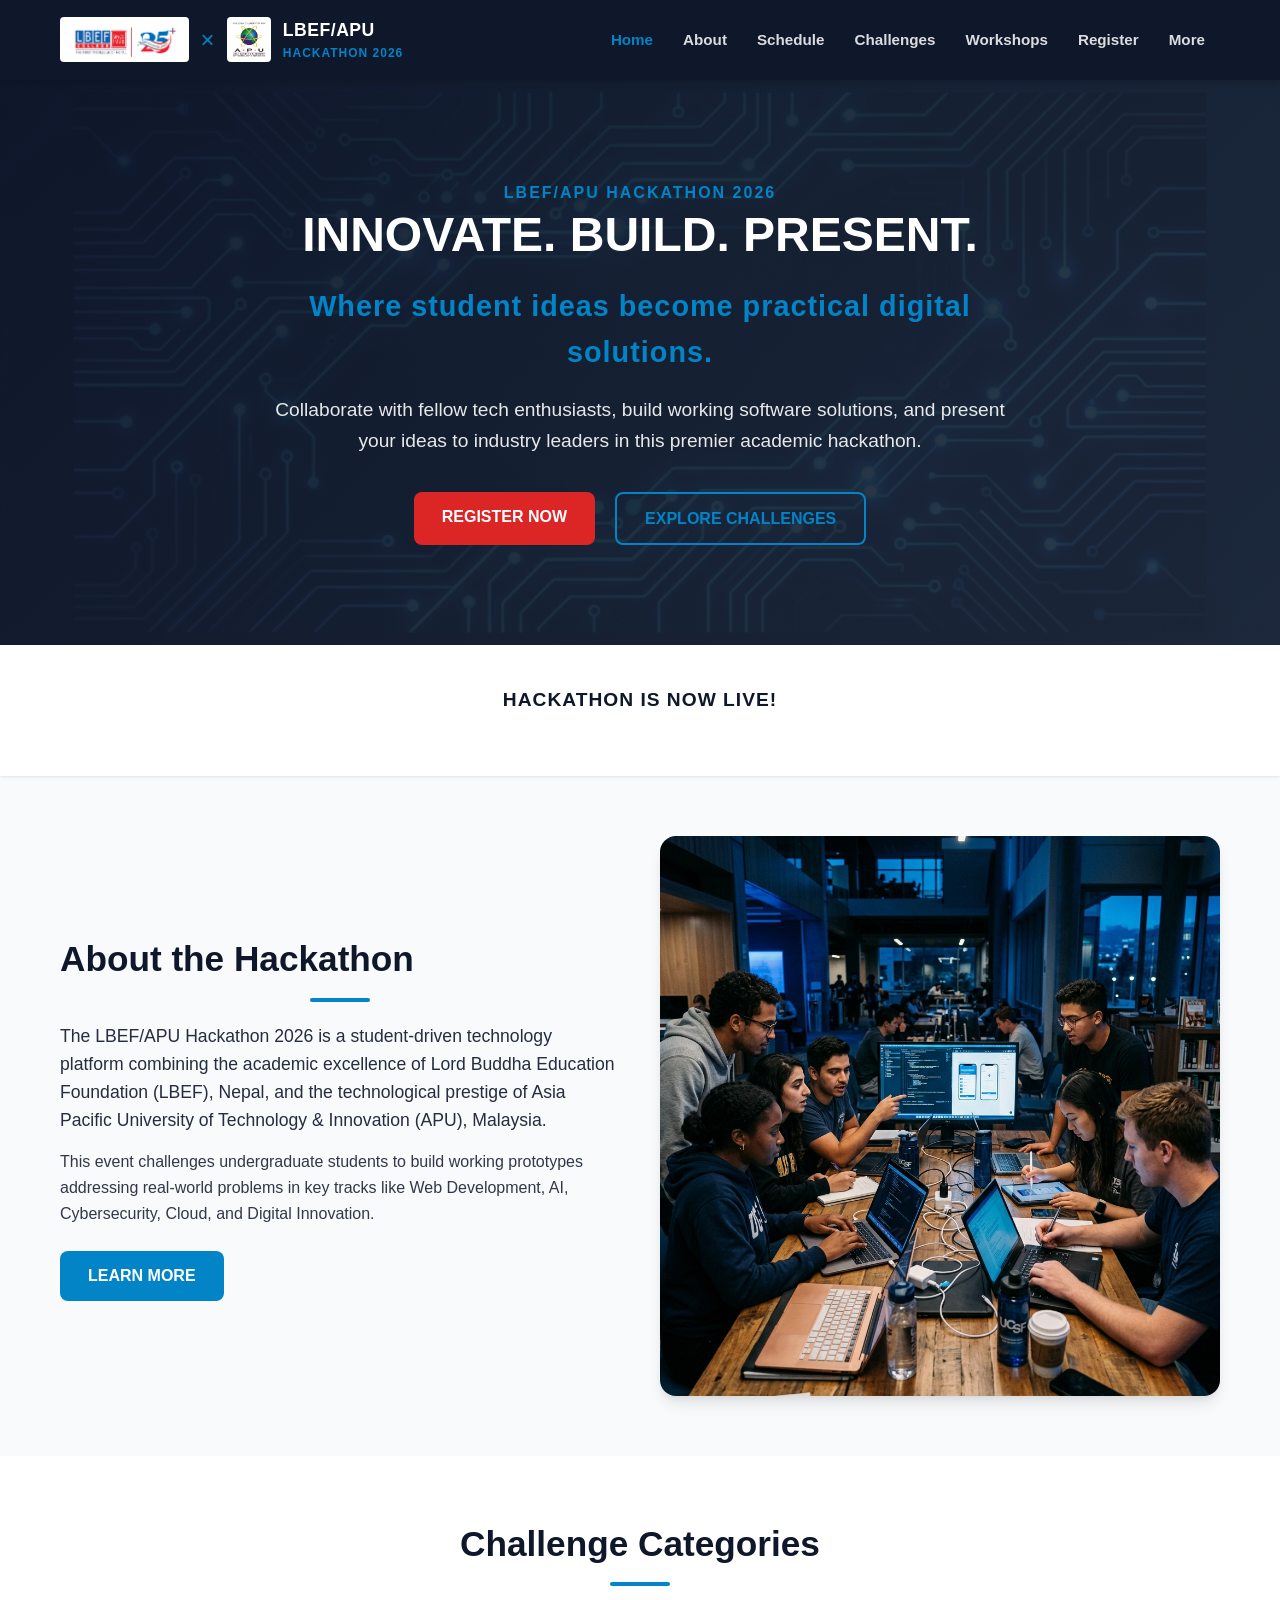
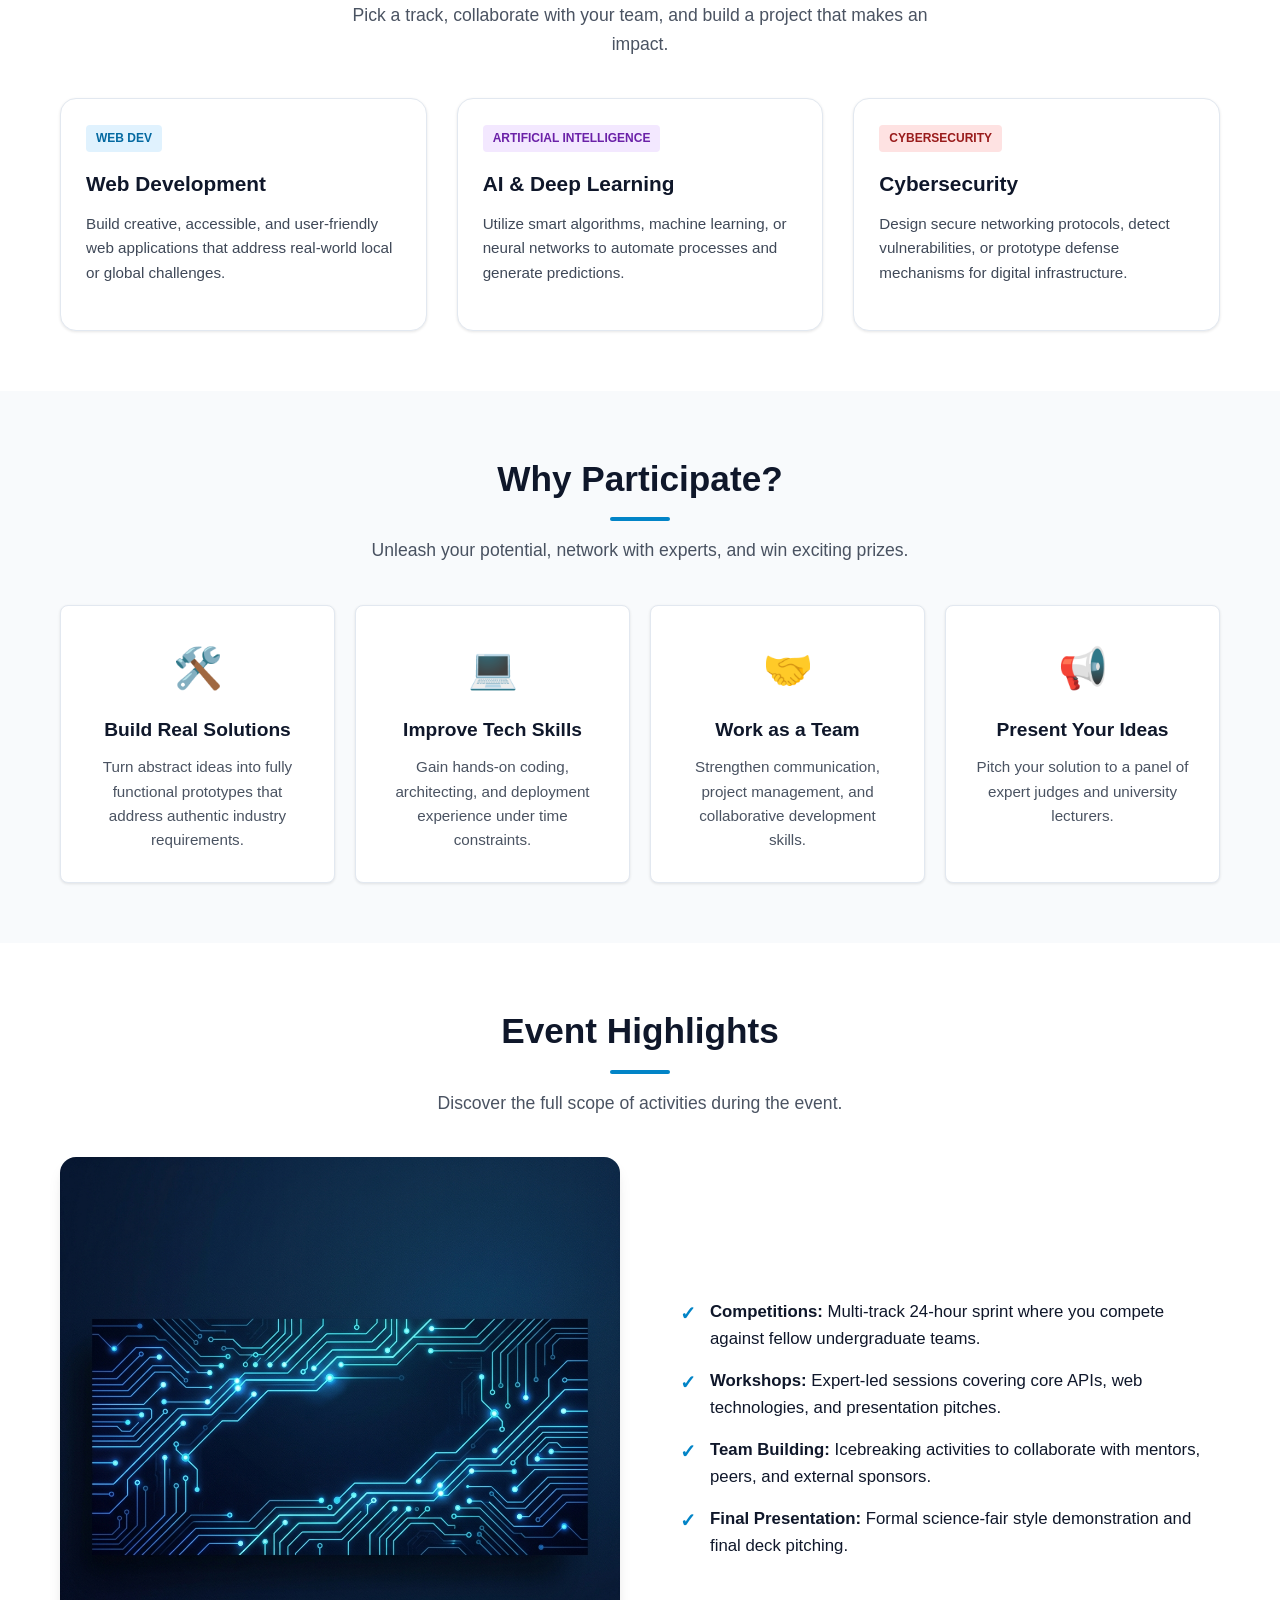
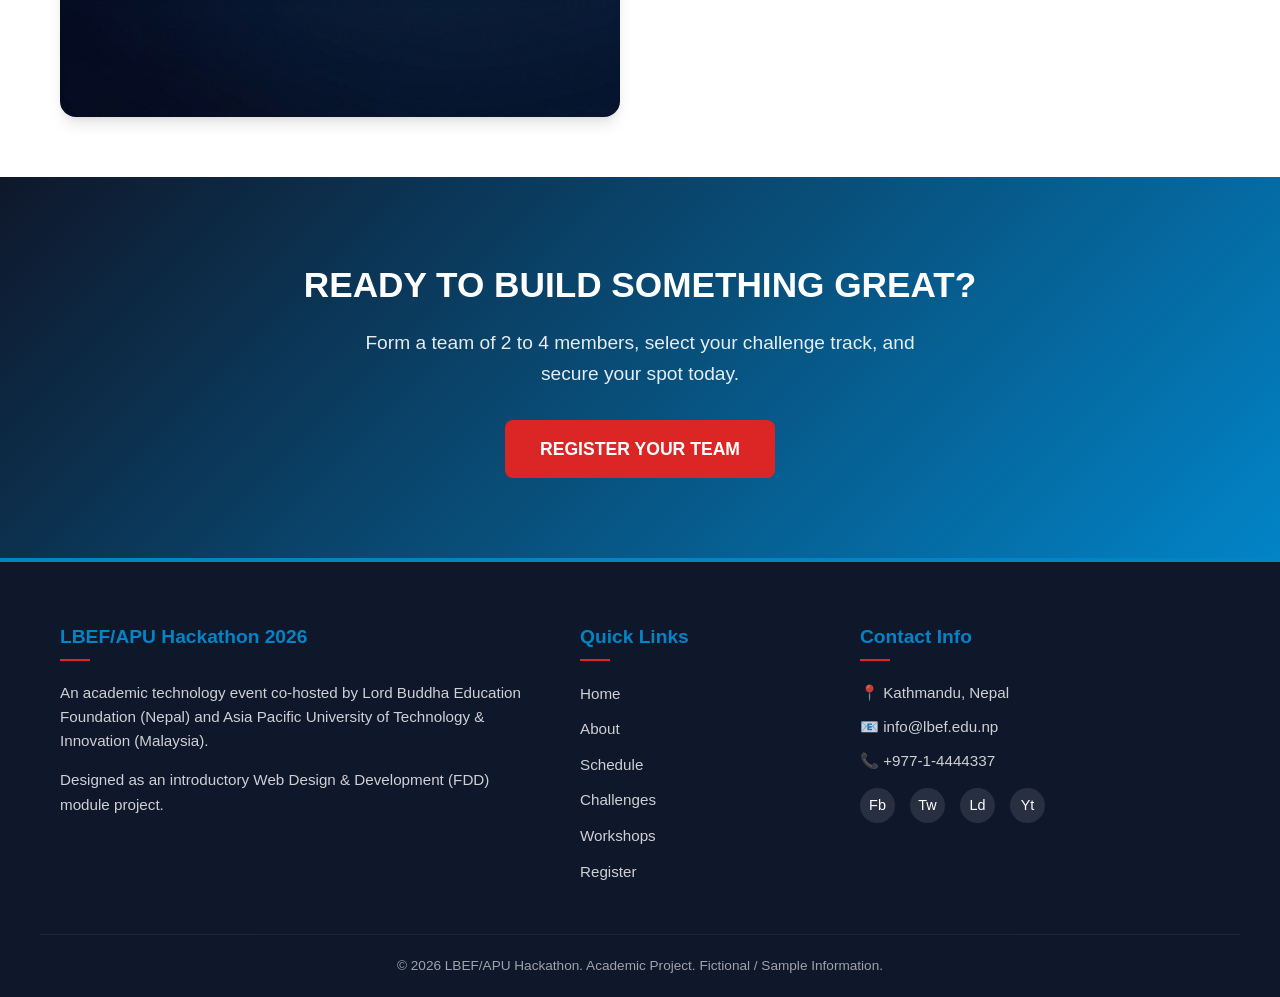
<file: index.html>
<!DOCTYPE html>
<html lang="en">
<head>
    <meta charset="UTF-8">
    <meta name="viewport" content="width=device-width, initial-scale=1.0">
    <title>Home | LBEF/APU Hackathon 2026</title>
    <meta name="description" content="Official LBEF/APU Student Hackathon website. Innovate, Build, and Present practical digital solutions.">
    <link rel="stylesheet" href="css/style.css">
</head>
<body>

    <!-- Header Navigation -->
    <header>
        <div class="container header-container">
            <a href="index.html" class="branding" id="brandingLogo">
                <!-- Replace this placeholder with the official LBEF logo -->
                <img src="images/logo/lbef_logo.webp" alt="LBEF Logo" class="logo-img">
                <span class="logo-divider">×</span>
                <!-- Replace this placeholder with the official APU logo -->
                <img src="images/logo/apu_logo.webp" alt="APU Logo" class="logo-img">
                <div class="branding-text">
                    <span class="branding-title">LBEF/APU</span>
                    <span class="branding-subtitle">Hackathon 2026</span>
                </div>
            </a>
            <button class="hamburger" id="hamburgerToggle" aria-label="Toggle Menu">
                <span></span>
                <span></span>
                <span></span>
            </button>
            <ul class="nav-menu" id="navMenu">
                <li class="nav-item"><a href="index.html" class="nav-link active" id="nav-home">Home</a></li>
                <li class="nav-item"><a href="about.html" class="nav-link" id="nav-about">About</a></li>
                <li class="nav-item"><a href="schedule.html" class="nav-link" id="nav-schedule">Schedule</a></li>
                <li class="nav-item"><a href="challenges.html" class="nav-link" id="nav-challenges">Challenges</a></li>
                <li class="nav-item"><a href="workshops.html" class="nav-link" id="nav-workshops">Workshops</a></li>
                <li class="nav-item"><a href="register.html" class="nav-link" id="nav-register">Register</a></li>
                <li class="nav-item dropdown">
                    <a href="#" class="nav-link dropdown-toggle">More</a>
                    <ul class="dropdown-menu">
                        <li><a href="rules.html" class="nav-link" id="nav-rules">Rules</a></li>
                        <li><a href="resources.html" class="nav-link" id="nav-resources">Resources</a></li>
                        <li><a href="gallery.html" class="nav-link" id="nav-gallery">Gallery</a></li>
                        <li><a href="news.html" class="nav-link" id="nav-news">News</a></li>
                        <li><a href="faq.html" class="nav-link" id="nav-faq">FAQ</a></li>
                        <li><a href="contact.html" class="nav-link" id="nav-contact">Contact</a></li>
                        <li><a href="sponsors.html" class="nav-link" id="nav-sponsors">Sponsors</a></li>
                        <li><a href="feedback.html" class="nav-link" id="nav-feedback">Feedback</a></li>
                    </ul>
                </li>
            </ul>
        </div>
    </header>

    <!-- Hero Section -->
    <section class="hero">
        <div class="container hero-content">
            <span class="hero-tagline">LBEF/APU HACKATHON 2026</span>
            <h1>INNOVATE. BUILD. PRESENT.</h1>
            <p class="hero-motto">Where student ideas become practical digital solutions.</p>
            <p class="hero-desc">Collaborate with fellow tech enthusiasts, build working software solutions, and present your ideas to industry leaders in this premier academic hackathon.</p>
            <div class="hero-actions">
                <a href="register.html" class="btn btn-accent">REGISTER NOW</a>
                <a href="challenges.html" class="btn btn-outline">EXPLORE CHALLENGES</a>
            </div>
        </div>
    </section>

    <!-- Countdown Timer -->
    <section class="countdown-section">
        <div class="container">
            <h2 class="countdown-title" id="countdownTitle">HACKATHON STARTS IN</h2>
            <div class="countdown-grid" id="countdownGrid">
                <div class="countdown-card">
                    <span class="countdown-number" id="timerDays">00</span>
                    <span class="countdown-label">Days</span>
                </div>
                <div class="countdown-card">
                    <span class="countdown-number" id="timerHours">00</span>
                    <span class="countdown-label">Hours</span>
                </div>
                <div class="countdown-card">
                    <span class="countdown-number" id="timerMinutes">00</span>
                    <span class="countdown-label">Minutes</span>
                </div>
                <div class="countdown-card">
                    <span class="countdown-number" id="timerSeconds">00</span>
                    <span class="countdown-label">Seconds</span>
                </div>
            </div>
        </div>
    </section>

    <!-- About the Hackathon -->
    <section class="section">
        <div class="container grid-2">
            <div>
                <h2 class="section-title" style="text-align: left; margin-bottom: 20px;">About the Hackathon</h2>
                <p style="margin-bottom: 15px; font-size: 1.1rem; opacity: 0.9;">The LBEF/APU Hackathon 2026 is a student-driven technology platform combining the academic excellence of Lord Buddha Education Foundation (LBEF), Nepal, and the technological prestige of Asia Pacific University of Technology & Innovation (APU), Malaysia.</p>
                <p style="margin-bottom: 25px; opacity: 0.85;">This event challenges undergraduate students to build working prototypes addressing real-world problems in key tracks like Web Development, AI, Cybersecurity, Cloud, and Digital Innovation.</p>
                <a href="about.html" class="btn btn-primary">LEARN MORE</a>
            </div>
            <div>
                <img src="images/gallery/team.png" alt="Students Collaborating" style="border-radius: var(--border-radius-lg); box-shadow: var(--shadow-lg);">
            </div>
        </div>
    </section>

    <!-- Challenge Categories -->
    <section class="section" style="background-color: var(--white);">
        <div class="container">
            <h2 class="section-title">Challenge Categories</h2>
            <p class="section-subtitle">Pick a track, collaborate with your team, and build a project that makes an impact.</p>
            <div class="grid-3">
                <!-- Web Dev -->
                <div class="card">
                    <div class="card-body">
                        <span class="card-tag tag-web">Web Dev</span>
                        <h3>Web Development</h3>
                        <p>Build creative, accessible, and user-friendly web applications that address real-world local or global challenges.</p>
                    </div>
                </div>
                <!-- AI -->
                <div class="card">
                    <div class="card-body">
                        <span class="card-tag tag-ai">Artificial Intelligence</span>
                        <h3>AI & Deep Learning</h3>
                        <p>Utilize smart algorithms, machine learning, or neural networks to automate processes and generate predictions.</p>
                    </div>
                </div>
                <!-- Cyber -->
                <div class="card">
                    <div class="card-body">
                        <span class="card-tag tag-cyber">Cybersecurity</span>
                        <h3>Cybersecurity</h3>
                        <p>Design secure networking protocols, detect vulnerabilities, or prototype defense mechanisms for digital infrastructure.</p>
                    </div>
                </div>
            </div>
        </div>
    </section>

    <!-- Why Participate -->
    <section class="section">
        <div class="container">
            <h2 class="section-title">Why Participate?</h2>
            <p class="section-subtitle">Unleash your potential, network with experts, and win exciting prizes.</p>
            <div class="highlight-grid">
                <div class="highlight-card">
                    <div class="highlight-icon">🛠️</div>
                    <h3>Build Real Solutions</h3>
                    <p>Turn abstract ideas into fully functional prototypes that address authentic industry requirements.</p>
                </div>
                <div class="highlight-card">
                    <div class="highlight-icon">💻</div>
                    <h3>Improve Tech Skills</h3>
                    <p>Gain hands-on coding, architecting, and deployment experience under time constraints.</p>
                </div>
                <div class="highlight-card">
                    <div class="highlight-icon">🤝</div>
                    <h3>Work as a Team</h3>
                    <p>Strengthen communication, project management, and collaborative development skills.</p>
                </div>
                <div class="highlight-card">
                    <div class="highlight-icon">📢</div>
                    <h3>Present Your Ideas</h3>
                    <p>Pitch your solution to a panel of expert judges and university lecturers.</p>
                </div>
            </div>
        </div>
    </section>

    <!-- Event Highlights -->
    <section class="section" style="background-color: var(--white);">
        <div class="container">
            <h2 class="section-title">Event Highlights</h2>
            <p class="section-subtitle">Discover the full scope of activities during the event.</p>
            <div class="grid-2">
                <div>
                    <img src="images/gallery/ceremony.png" alt="Closing Ceremony" style="border-radius: var(--border-radius-lg); box-shadow: var(--shadow-lg);">
                </div>
                <div style="padding-left: 20px;">
                    <ul class="rules-list">
                        <li><strong>Competitions:</strong> Multi-track 24-hour sprint where you compete against fellow undergraduate teams.</li>
                        <li><strong>Workshops:</strong> Expert-led sessions covering core APIs, web technologies, and presentation pitches.</li>
                        <li><strong>Team Building:</strong> Icebreaking activities to collaborate with mentors, peers, and external sponsors.</li>
                        <li><strong>Final Presentation:</strong> Formal science-fair style demonstration and final deck pitching.</li>
                    </ul>
                </div>
            </div>
        </div>
    </section>

    <!-- Call to Action -->
    <section class="cta-section">
        <div class="container cta-content">
            <h2>READY TO BUILD SOMETHING GREAT?</h2>
            <p>Form a team of 2 to 4 members, select your challenge track, and secure your spot today.</p>
            <a href="register.html" class="btn btn-accent" style="font-size: 1.1rem; padding: 15px 35px;">REGISTER YOUR TEAM</a>
        </div>
    </section>

    <!-- Footer -->
    <footer>
        <div class="container footer-grid">
            <div class="footer-col footer-about">
                <h3>LBEF/APU Hackathon 2026</h3>
                <p>An academic technology event co-hosted by Lord Buddha Education Foundation (Nepal) and Asia Pacific University of Technology & Innovation (Malaysia).</p>
                <p>Designed as an introductory Web Design & Development (FDD) module project.</p>
            </div>
            <div class="footer-col">
                <h3>Quick Links</h3>
                <ul class="footer-links">
                    <li><a href="index.html">Home</a></li>
                    <li><a href="about.html">About</a></li>
                    <li><a href="schedule.html">Schedule</a></li>
                    <li><a href="challenges.html">Challenges</a></li>
                    <li><a href="workshops.html">Workshops</a></li>
                    <li><a href="register.html">Register</a></li>
                </ul>
            </div>
            <div class="footer-col footer-contact">
                <h3>Contact Info</h3>
                <p>📍 Kathmandu, Nepal</p>
                <p>📧 info@lbef.edu.np</p>
                <p>📞 +977-1-4444337</p>
                <div class="footer-socials">
                    <a href="#" class="social-icon">Fb</a>
                    <a href="#" class="social-icon">Tw</a>
                    <a href="#" class="social-icon">Ld</a>
                    <a href="#" class="social-icon">Yt</a>
                </div>
            </div>
        </div>
        <div class="container footer-bottom">
            <p>&copy; 2026 LBEF/APU Hackathon. Academic Project. Fictional / Sample Information.</p>
        </div>
    </footer>

    <script src="js/script.js"></script>
</body>
</html>
</file>
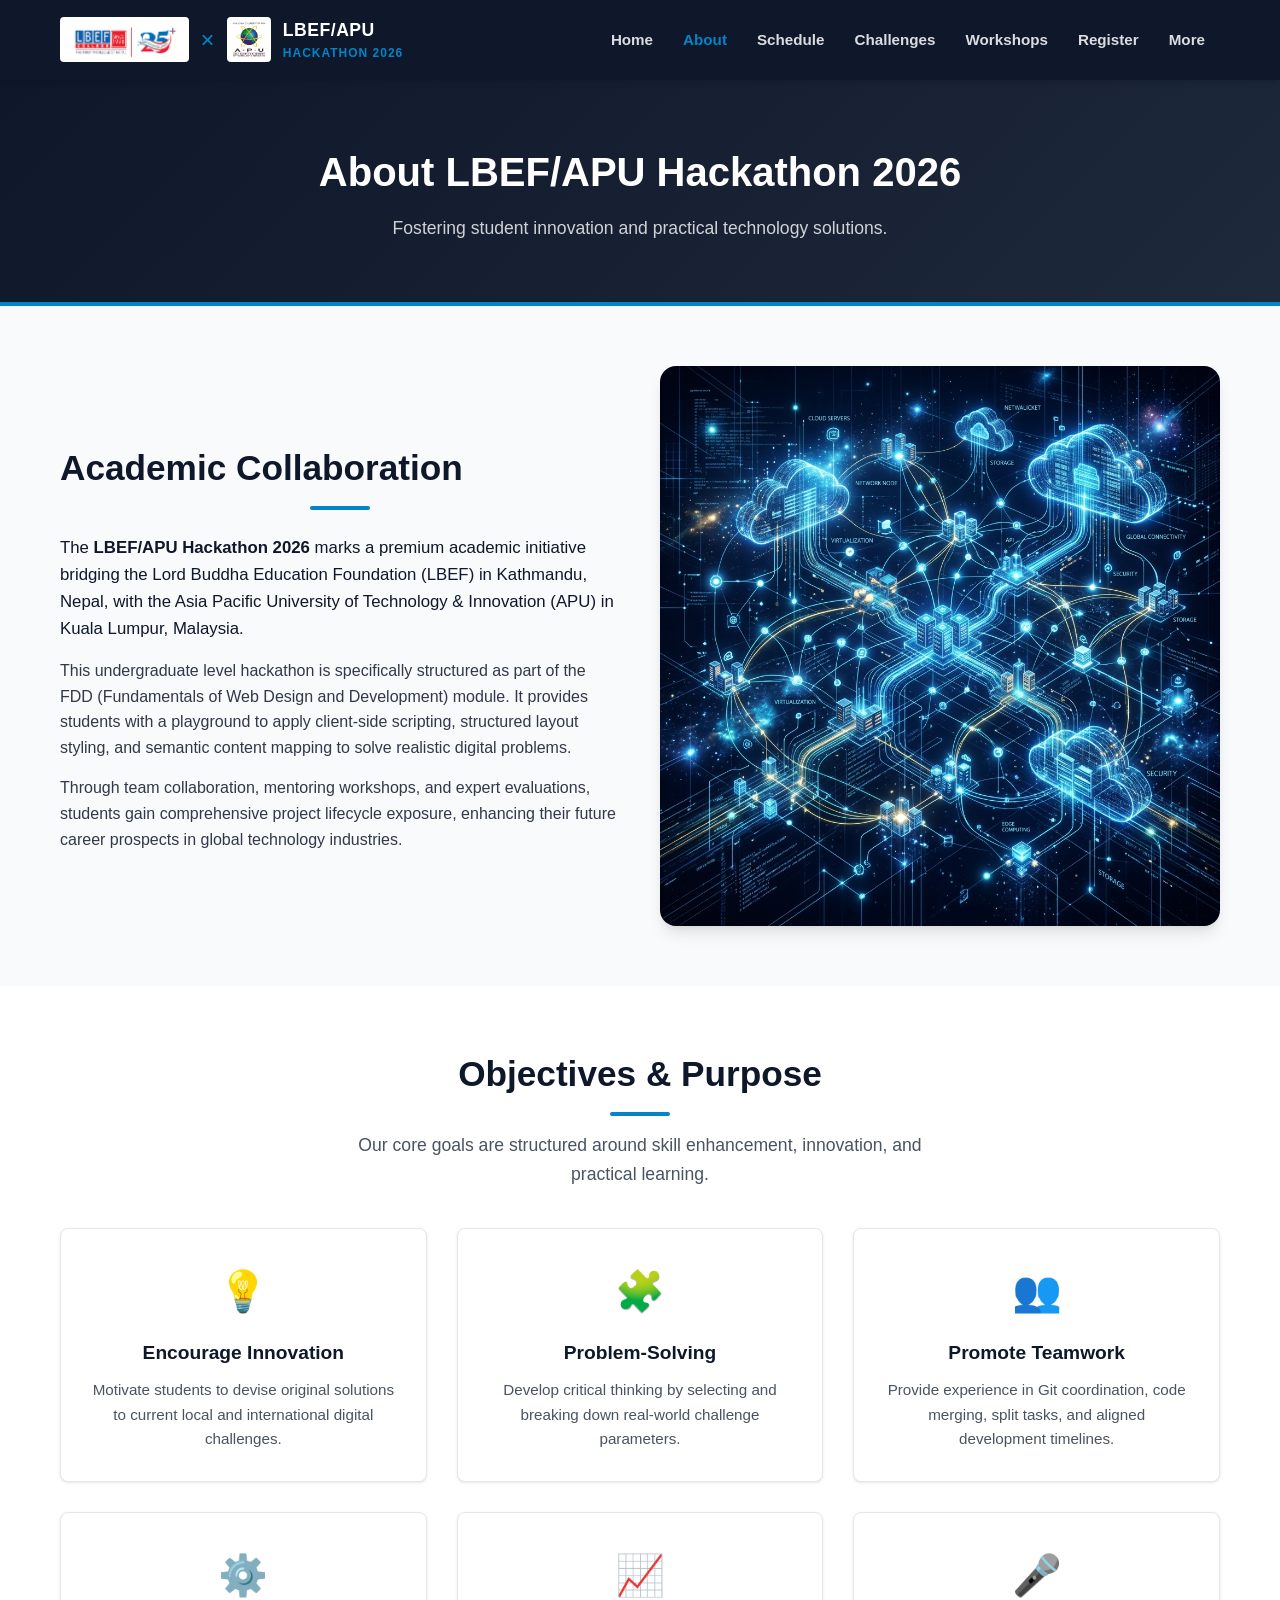
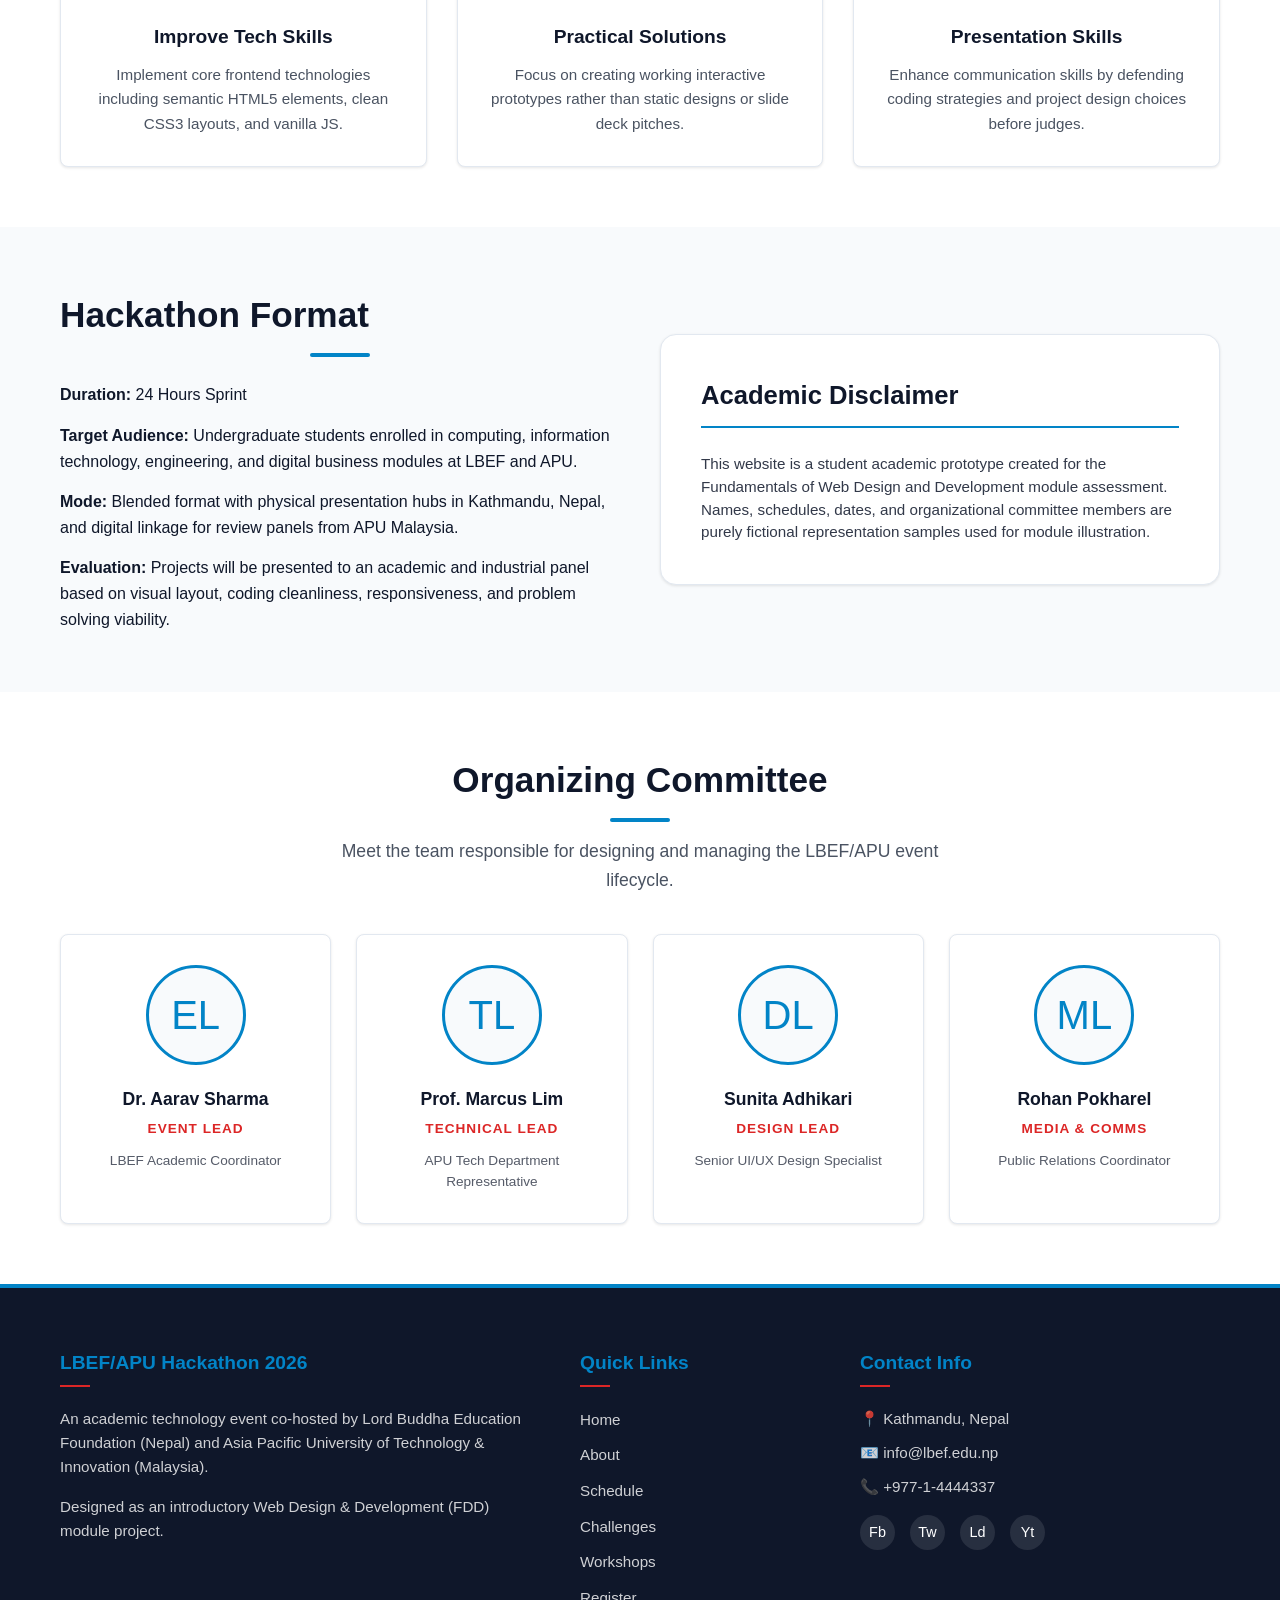
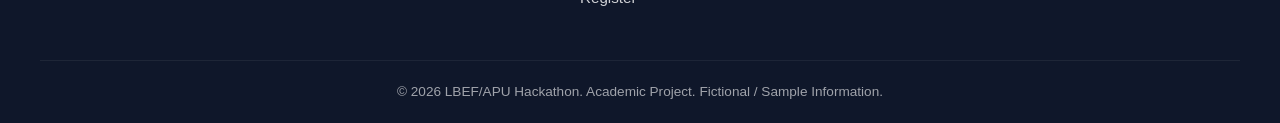
<file: about.html>
<!DOCTYPE html>
<html lang="en">
<head>
    <meta charset="UTF-8">
    <meta name="viewport" content="width=device-width, initial-scale=1.0">
    <title>About Us | LBEF/APU Hackathon 2026</title>
    <meta name="description" content="Learn about the LBEF/APU Hackathon 2026, its objectives, target audience, format, and organizing committee.">
    <link rel="stylesheet" href="css/style.css">
</head>
<body>

    <!-- Header Navigation -->
    <header>
        <div class="container header-container">
            <a href="index.html" class="branding" id="brandingLogo">
                <img src="images/logo/lbef_logo.webp" alt="LBEF Logo" class="logo-img">
                <span class="logo-divider">×</span>
                <img src="images/logo/apu_logo.webp" alt="APU Logo" class="logo-img">
                <div class="branding-text">
                    <span class="branding-title">LBEF/APU</span>
                    <span class="branding-subtitle">Hackathon 2026</span>
                </div>
            </a>
            <button class="hamburger" id="hamburgerToggle" aria-label="Toggle Menu">
                <span></span>
                <span></span>
                <span></span>
            </button>
            <ul class="nav-menu" id="navMenu">
                <li class="nav-item"><a href="index.html" class="nav-link" id="nav-home">Home</a></li>
                <li class="nav-item"><a href="about.html" class="nav-link active" id="nav-about">About</a></li>
                <li class="nav-item"><a href="schedule.html" class="nav-link" id="nav-schedule">Schedule</a></li>
                <li class="nav-item"><a href="challenges.html" class="nav-link" id="nav-challenges">Challenges</a></li>
                <li class="nav-item"><a href="workshops.html" class="nav-link" id="nav-workshops">Workshops</a></li>
                <li class="nav-item"><a href="register.html" class="nav-link" id="nav-register">Register</a></li>
                <li class="nav-item dropdown">
                    <a href="#" class="nav-link dropdown-toggle">More</a>
                    <ul class="dropdown-menu">
                        <li><a href="rules.html" class="nav-link" id="nav-rules">Rules</a></li>
                        <li><a href="resources.html" class="nav-link" id="nav-resources">Resources</a></li>
                        <li><a href="gallery.html" class="nav-link" id="nav-gallery">Gallery</a></li>
                        <li><a href="news.html" class="nav-link" id="nav-news">News</a></li>
                        <li><a href="faq.html" class="nav-link" id="nav-faq">FAQ</a></li>
                        <li><a href="contact.html" class="nav-link" id="nav-contact">Contact</a></li>
                        <li><a href="sponsors.html" class="nav-link" id="nav-sponsors">Sponsors</a></li>
                        <li><a href="feedback.html" class="nav-link" id="nav-feedback">Feedback</a></li>
                    </ul>
                </li>
            </ul>
        </div>
    </header>

    <!-- Page Hero Banner -->
    <section class="page-hero">
        <div class="container">
            <h1>About LBEF/APU Hackathon 2026</h1>
            <p>Fostering student innovation and practical technology solutions.</p>
        </div>
    </section>

    <!-- Event Overview Section -->
    <section class="section">
        <div class="container grid-2">
            <div>
                <h2 class="section-title" style="text-align: left; margin-bottom: 25px;">Academic Collaboration</h2>
                <p style="margin-bottom: 15px; font-size: 1.05rem;">The <strong>LBEF/APU Hackathon 2026</strong> marks a premium academic initiative bridging the Lord Buddha Education Foundation (LBEF) in Kathmandu, Nepal, with the Asia Pacific University of Technology & Innovation (APU) in Kuala Lumpur, Malaysia.</p>
                <p style="margin-bottom: 15px; opacity: 0.85;">This undergraduate level hackathon is specifically structured as part of the FDD (Fundamentals of Web Design and Development) module. It provides students with a playground to apply client-side scripting, structured layout styling, and semantic content mapping to solve realistic digital problems.</p>
                <p style="opacity: 0.85;">Through team collaboration, mentoring workshops, and expert evaluations, students gain comprehensive project lifecycle exposure, enhancing their future career prospects in global technology industries.</p>
            </div>
            <div>
                <img src="images/gallery/networking.png" alt="Networking Hall" style="border-radius: var(--border-radius-lg); box-shadow: var(--shadow-lg);">
            </div>
        </div>
    </section>

    <!-- Purpose and Objectives -->
    <section class="section" style="background-color: var(--white);">
        <div class="container">
            <h2 class="section-title">Objectives & Purpose</h2>
            <p class="section-subtitle">Our core goals are structured around skill enhancement, innovation, and practical learning.</p>
            <div class="grid-3" style="margin-top: 30px;">
                <div class="highlight-card">
                    <div class="highlight-icon">💡</div>
                    <h3>Encourage Innovation</h3>
                    <p>Motivate students to devise original solutions to current local and international digital challenges.</p>
                </div>
                <div class="highlight-card">
                    <div class="highlight-icon">🧩</div>
                    <h3>Problem-Solving</h3>
                    <p>Develop critical thinking by selecting and breaking down real-world challenge parameters.</p>
                </div>
                <div class="highlight-card">
                    <div class="highlight-icon">👥</div>
                    <h3>Promote Teamwork</h3>
                    <p>Provide experience in Git coordination, code merging, split tasks, and aligned development timelines.</p>
                </div>
                <div class="highlight-card">
                    <div class="highlight-icon">⚙️</div>
                    <h3>Improve Tech Skills</h3>
                    <p>Implement core frontend technologies including semantic HTML5 elements, clean CSS3 layouts, and vanilla JS.</p>
                </div>
                <div class="highlight-card">
                    <div class="highlight-icon">📈</div>
                    <h3>Practical Solutions</h3>
                    <p>Focus on creating working interactive prototypes rather than static designs or slide deck pitches.</p>
                </div>
                <div class="highlight-card">
                    <div class="highlight-icon">🎤</div>
                    <h3>Presentation Skills</h3>
                    <p>Enhance communication skills by defending coding strategies and project design choices before judges.</p>
                </div>
            </div>
        </div>
    </section>

    <!-- Hackathon Format & Target Audience -->
    <section class="section">
        <div class="container grid-2">
            <div>
                <h2 class="section-title" style="text-align: left; margin-bottom: 25px;">Hackathon Format</h2>
                <p style="margin-bottom: 15px;"><strong>Duration:</strong> 24 Hours Sprint</p>
                <p style="margin-bottom: 15px;"><strong>Target Audience:</strong> Undergraduate students enrolled in computing, information technology, engineering, and digital business modules at LBEF and APU.</p>
                <p style="margin-bottom: 15px;"><strong>Mode:</strong> Blended format with physical presentation hubs in Kathmandu, Nepal, and digital linkage for review panels from APU Malaysia.</p>
                <p><strong>Evaluation:</strong> Projects will be presented to an academic and industrial panel based on visual layout, coding cleanliness, responsiveness, and problem solving viability.</p>
            </div>
            <div>
                <div class="rules-wrapper" style="margin-bottom: 0;">
                    <h2>Academic Disclaimer</h2>
                    <p style="font-size: 0.95rem; line-height: 1.5; opacity: 0.85;">This website is a student academic prototype created for the Fundamentals of Web Design and Development module assessment. Names, schedules, dates, and organizational committee members are purely fictional representation samples used for module illustration.</p>
                </div>
            </div>
        </div>
    </section>

    <!-- Organizing Committee Section -->
    <section class="section" style="background-color: var(--white);">
        <div class="container">
            <h2 class="section-title">Organizing Committee</h2>
            <p class="section-subtitle">Meet the team responsible for designing and managing the LBEF/APU event lifecycle.</p>
            <div class="team-grid">
                <!-- Event Lead -->
                <div class="team-card">
                    <div class="team-avatar">EL</div>
                    <h3>Dr. Aarav Sharma</h3>
                    <p class="role">Event Lead</p>
                    <p style="font-size: 0.85rem; opacity: 0.7; margin-top: 10px;">LBEF Academic Coordinator</p>
                </div>
                <!-- Technical Lead -->
                <div class="team-card">
                    <div class="team-avatar">TL</div>
                    <h3>Prof. Marcus Lim</h3>
                    <p class="role">Technical Lead</p>
                    <p style="font-size: 0.85rem; opacity: 0.7; margin-top: 10px;">APU Tech Department Representative</p>
                </div>
                <!-- Design Lead -->
                <div class="team-card">
                    <div class="team-avatar">DL</div>
                    <h3>Sunita Adhikari</h3>
                    <p class="role">Design Lead</p>
                    <p style="font-size: 0.85rem; opacity: 0.7; margin-top: 10px;">Senior UI/UX Design Specialist</p>
                </div>
                <!-- Media Lead -->
                <div class="team-card">
                    <div class="team-avatar">ML</div>
                    <h3>Rohan Pokharel</h3>
                    <p class="role">Media & Comms</p>
                    <p style="font-size: 0.85rem; opacity: 0.7; margin-top: 10px;">Public Relations Coordinator</p>
                </div>
            </div>
        </div>
    </section>

    <!-- Footer -->
    <footer>
        <div class="container footer-grid">
            <div class="footer-col footer-about">
                <h3>LBEF/APU Hackathon 2026</h3>
                <p>An academic technology event co-hosted by Lord Buddha Education Foundation (Nepal) and Asia Pacific University of Technology & Innovation (Malaysia).</p>
                <p>Designed as an introductory Web Design & Development (FDD) module project.</p>
            </div>
            <div class="footer-col">
                <h3>Quick Links</h3>
                <ul class="footer-links">
                    <li><a href="index.html">Home</a></li>
                    <li><a href="about.html">About</a></li>
                    <li><a href="schedule.html">Schedule</a></li>
                    <li><a href="challenges.html">Challenges</a></li>
                    <li><a href="workshops.html">Workshops</a></li>
                    <li><a href="register.html">Register</a></li>
                </ul>
            </div>
            <div class="footer-col footer-contact">
                <h3>Contact Info</h3>
                <p>📍 Kathmandu, Nepal</p>
                <p>📧 info@lbef.edu.np</p>
                <p>📞 +977-1-4444337</p>
                <div class="footer-socials">
                    <a href="#" class="social-icon">Fb</a>
                    <a href="#" class="social-icon">Tw</a>
                    <a href="#" class="social-icon">Ld</a>
                    <a href="#" class="social-icon">Yt</a>
                </div>
            </div>
        </div>
        <div class="container footer-bottom">
            <p>&copy; 2026 LBEF/APU Hackathon. Academic Project. Fictional / Sample Information.</p>
        </div>
    </footer>

    <script src="js/script.js"></script>
</body>
</html>
</file>
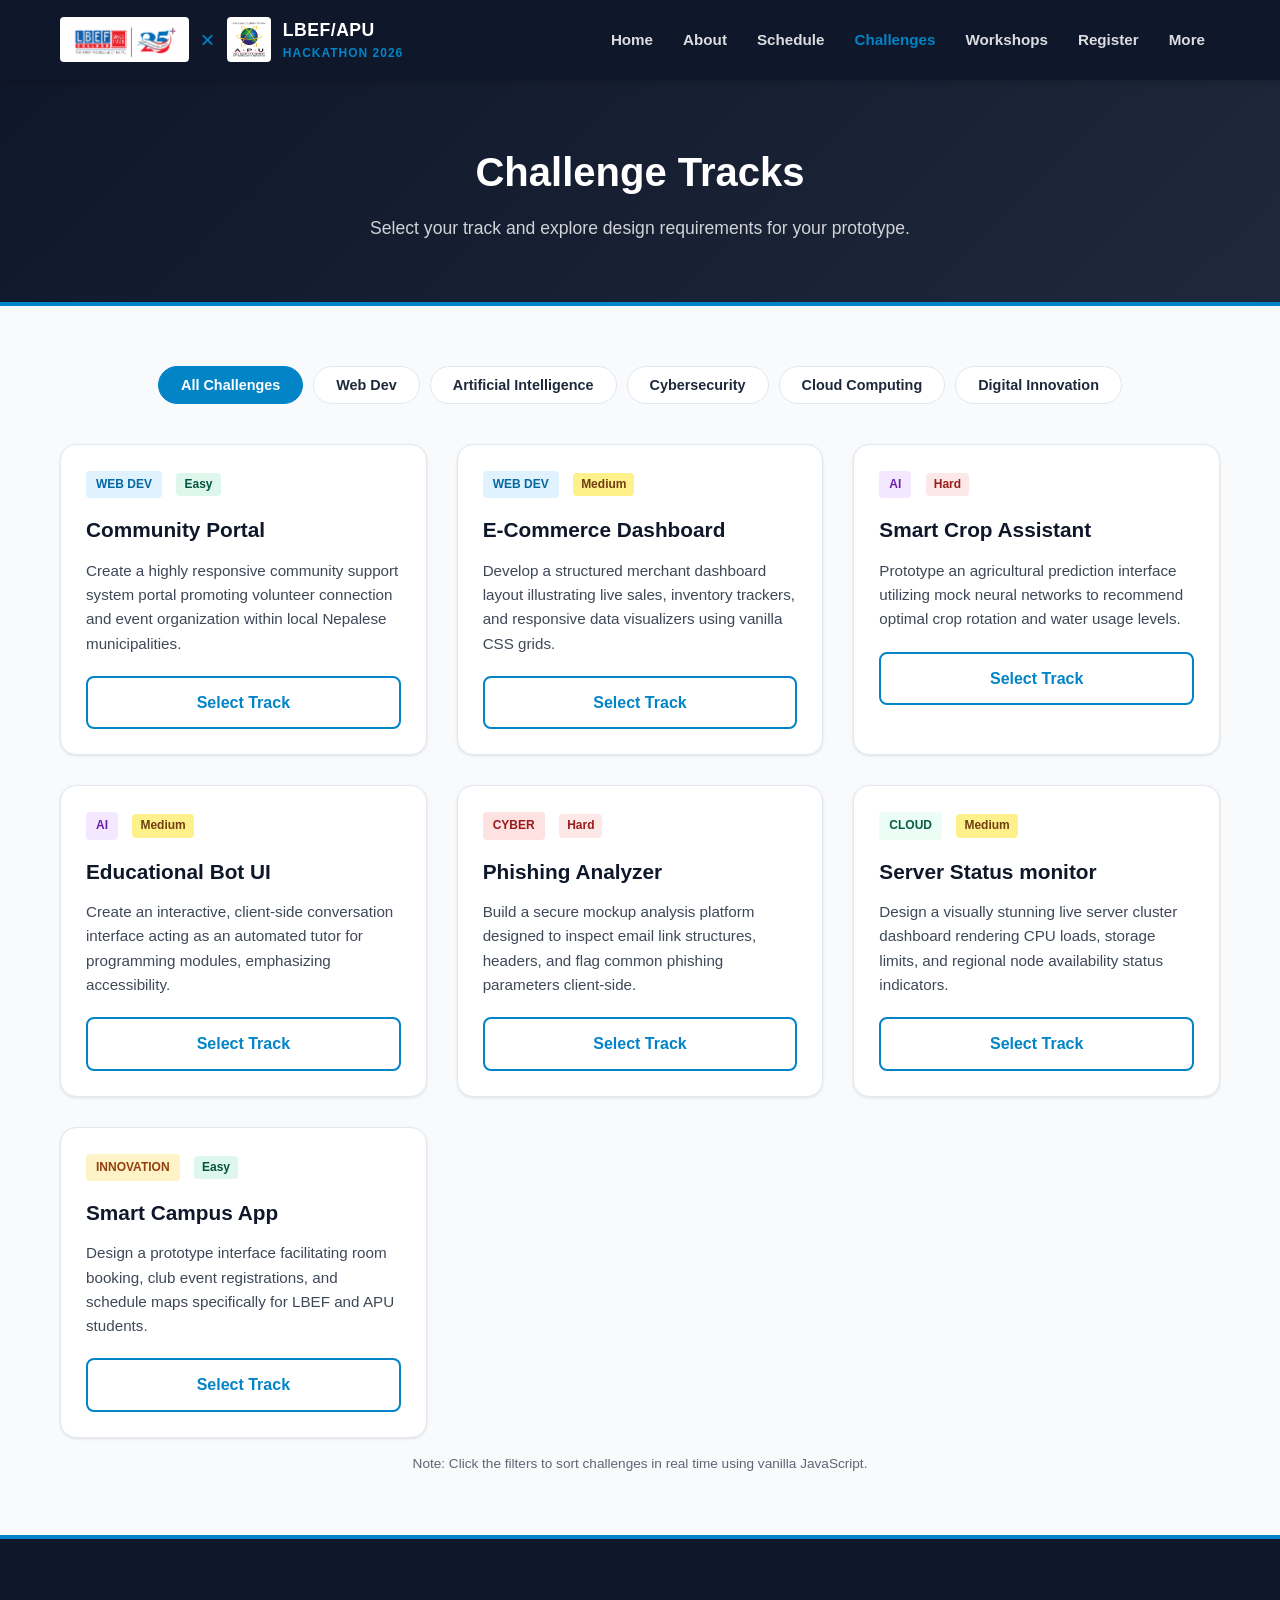
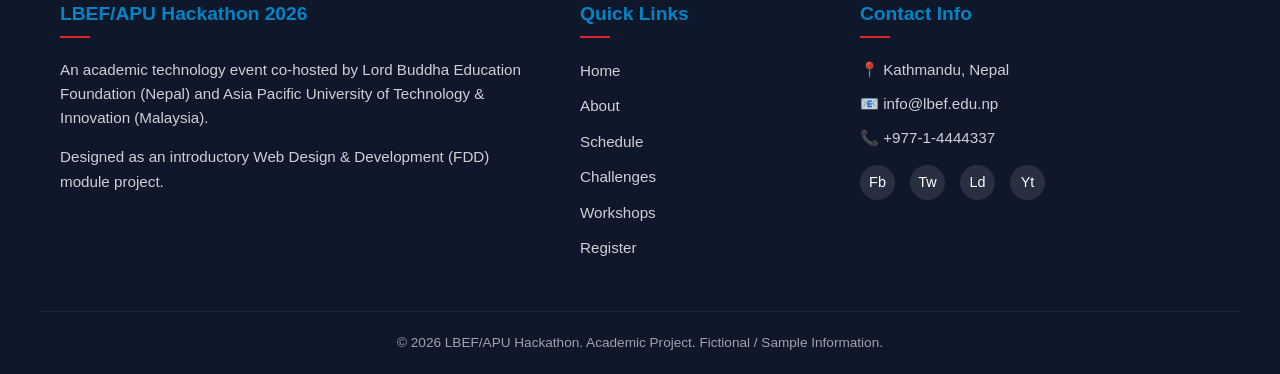
<file: challenges.html>
<!DOCTYPE html>
<html lang="en">
<head>
    <meta charset="UTF-8">
    <meta name="viewport" content="width=device-width, initial-scale=1.0">
    <title>Challenges | LBEF/APU Hackathon 2026</title>
    <meta name="description" content="Browse challenge categories and filter through specific tracks for the LBEF/APU Hackathon 2026.">
    <link rel="stylesheet" href="css/style.css">
</head>
<body>

    <!-- Header Navigation -->
    <header>
        <div class="container header-container">
            <a href="index.html" class="branding" id="brandingLogo">
                <img src="images/logo/lbef_logo.webp" alt="LBEF Logo" class="logo-img">
                <span class="logo-divider">×</span>
                <img src="images/logo/apu_logo.webp" alt="APU Logo" class="logo-img">
                <div class="branding-text">
                    <span class="branding-title">LBEF/APU</span>
                    <span class="branding-subtitle">Hackathon 2026</span>
                </div>
            </a>
            <button class="hamburger" id="hamburgerToggle" aria-label="Toggle Menu">
                <span></span>
                <span></span>
                <span></span>
            </button>
            <ul class="nav-menu" id="navMenu">
                <li class="nav-item"><a href="index.html" class="nav-link" id="nav-home">Home</a></li>
                <li class="nav-item"><a href="about.html" class="nav-link" id="nav-about">About</a></li>
                <li class="nav-item"><a href="schedule.html" class="nav-link" id="nav-schedule">Schedule</a></li>
                <li class="nav-item"><a href="challenges.html" class="nav-link active" id="nav-challenges">Challenges</a></li>
                <li class="nav-item"><a href="workshops.html" class="nav-link" id="nav-workshops">Workshops</a></li>
                <li class="nav-item"><a href="register.html" class="nav-link" id="nav-register">Register</a></li>
                <li class="nav-item dropdown">
                    <a href="#" class="nav-link dropdown-toggle">More</a>
                    <ul class="dropdown-menu">
                        <li><a href="rules.html" class="nav-link" id="nav-rules">Rules</a></li>
                        <li><a href="resources.html" class="nav-link" id="nav-resources">Resources</a></li>
                        <li><a href="gallery.html" class="nav-link" id="nav-gallery">Gallery</a></li>
                        <li><a href="news.html" class="nav-link" id="nav-news">News</a></li>
                        <li><a href="faq.html" class="nav-link" id="nav-faq">FAQ</a></li>
                        <li><a href="contact.html" class="nav-link" id="nav-contact">Contact</a></li>
                        <li><a href="sponsors.html" class="nav-link" id="nav-sponsors">Sponsors</a></li>
                        <li><a href="feedback.html" class="nav-link" id="nav-feedback">Feedback</a></li>
                    </ul>
                </li>
            </ul>
        </div>
    </header>

    <!-- Page Hero Banner -->
    <section class="page-hero">
        <div class="container">
            <h1>Challenge Tracks</h1>
            <p>Select your track and explore design requirements for your prototype.</p>
        </div>
    </section>

    <!-- Challenges Grid Section -->
    <section class="section">
        <div class="container">
            
            <!-- Category Filter Buttons -->
            <div class="filter-container">
                <button class="filter-btn active" data-filter="all">All Challenges</button>
                <button class="filter-btn" data-filter="web">Web Dev</button>
                <button class="filter-btn" data-filter="ai">Artificial Intelligence</button>
                <button class="filter-btn" data-filter="cyber">Cybersecurity</button>
                <button class="filter-btn" data-filter="cloud">Cloud Computing</button>
                <button class="filter-btn" data-filter="digital">Digital Innovation</button>
            </div>

            <!-- Challenges Cards Grid -->
            <div class="grid-3" id="challengesGrid">
                
                <!-- Web Challenge 1 -->
                <div class="card challenge-card" data-category="web">
                    <div class="card-body">
                        <span class="card-tag tag-web">Web Dev</span>
                        <span class="difficulty-tag difficulty-easy">Easy</span>
                        <h3>Community Portal</h3>
                        <p>Create a highly responsive community support system portal promoting volunteer connection and event organization within local Nepalese municipalities.</p>
                        <a href="register.html" class="btn btn-outline" style="width: 100%;">Select Track</a>
                    </div>
                </div>

                <!-- Web Challenge 2 -->
                <div class="card challenge-card" data-category="web">
                    <div class="card-body">
                        <span class="card-tag tag-web">Web Dev</span>
                        <span class="difficulty-tag difficulty-medium">Medium</span>
                        <h3>E-Commerce Dashboard</h3>
                        <p>Develop a structured merchant dashboard layout illustrating live sales, inventory trackers, and responsive data visualizers using vanilla CSS grids.</p>
                        <a href="register.html" class="btn btn-outline" style="width: 100%;">Select Track</a>
                    </div>
                </div>

                <!-- AI Challenge 1 -->
                <div class="card challenge-card" data-category="ai">
                    <div class="card-body">
                        <span class="card-tag tag-ai">AI</span>
                        <span class="difficulty-tag difficulty-hard">Hard</span>
                        <h3>Smart Crop Assistant</h3>
                        <p>Prototype an agricultural prediction interface utilizing mock neural networks to recommend optimal crop rotation and water usage levels.</p>
                        <a href="register.html" class="btn btn-outline" style="width: 100%;">Select Track</a>
                    </div>
                </div>

                <!-- AI Challenge 2 -->
                <div class="card challenge-card" data-category="ai">
                    <div class="card-body">
                        <span class="card-tag tag-ai">AI</span>
                        <span class="difficulty-tag difficulty-medium">Medium</span>
                        <h3>Educational Bot UI</h3>
                        <p>Create an interactive, client-side conversation interface acting as an automated tutor for programming modules, emphasizing accessibility.</p>
                        <a href="register.html" class="btn btn-outline" style="width: 100%;">Select Track</a>
                    </div>
                </div>

                <!-- Cybersecurity Challenge 1 -->
                <div class="card challenge-card" data-category="cyber">
                    <div class="card-body">
                        <span class="card-tag tag-cyber">Cyber</span>
                        <span class="difficulty-tag difficulty-hard">Hard</span>
                        <h3>Phishing Analyzer</h3>
                        <p>Build a secure mockup analysis platform designed to inspect email link structures, headers, and flag common phishing parameters client-side.</p>
                        <a href="register.html" class="btn btn-outline" style="width: 100%;">Select Track</a>
                    </div>
                </div>

                <!-- Cloud Challenge 1 -->
                <div class="card challenge-card" data-category="cloud">
                    <div class="card-body">
                        <span class="card-tag tag-cloud">Cloud</span>
                        <span class="difficulty-tag difficulty-medium">Medium</span>
                        <h3>Server Status monitor</h3>
                        <p>Design a visually stunning live server cluster dashboard rendering CPU loads, storage limits, and regional node availability status indicators.</p>
                        <a href="register.html" class="btn btn-outline" style="width: 100%;">Select Track</a>
                    </div>
                </div>

                <!-- Digital Innovation Challenge 1 -->
                <div class="card challenge-card" data-category="digital">
                    <div class="card-body">
                        <span class="card-tag tag-digital">Innovation</span>
                        <span class="difficulty-tag difficulty-easy">Easy</span>
                        <h3>Smart Campus App</h3>
                        <p>Design a prototype interface facilitating room booking, club event registrations, and schedule maps specifically for LBEF and APU students.</p>
                        <a href="register.html" class="btn btn-outline" style="width: 100%;">Select Track</a>
                    </div>
                </div>

            </div>
            
            <p class="demo-note">Note: Click the filters to sort challenges in real time using vanilla JavaScript.</p>
        </div>
    </section>

    <!-- Footer -->
    <footer>
        <div class="container footer-grid">
            <div class="footer-col footer-about">
                <h3>LBEF/APU Hackathon 2026</h3>
                <p>An academic technology event co-hosted by Lord Buddha Education Foundation (Nepal) and Asia Pacific University of Technology & Innovation (Malaysia).</p>
                <p>Designed as an introductory Web Design & Development (FDD) module project.</p>
            </div>
            <div class="footer-col">
                <h3>Quick Links</h3>
                <ul class="footer-links">
                    <li><a href="index.html">Home</a></li>
                    <li><a href="about.html">About</a></li>
                    <li><a href="schedule.html">Schedule</a></li>
                    <li><a href="challenges.html">Challenges</a></li>
                    <li><a href="workshops.html">Workshops</a></li>
                    <li><a href="register.html">Register</a></li>
                </ul>
            </div>
            <div class="footer-col footer-contact">
                <h3>Contact Info</h3>
                <p>📍 Kathmandu, Nepal</p>
                <p>📧 info@lbef.edu.np</p>
                <p>📞 +977-1-4444337</p>
                <div class="footer-socials">
                    <a href="#" class="social-icon">Fb</a>
                    <a href="#" class="social-icon">Tw</a>
                    <a href="#" class="social-icon">Ld</a>
                    <a href="#" class="social-icon">Yt</a>
                </div>
            </div>
        </div>
        <div class="container footer-bottom">
            <p>&copy; 2026 LBEF/APU Hackathon. Academic Project. Fictional / Sample Information.</p>
        </div>
    </footer>

    <script src="js/script.js"></script>
</body>
</html>
</file>
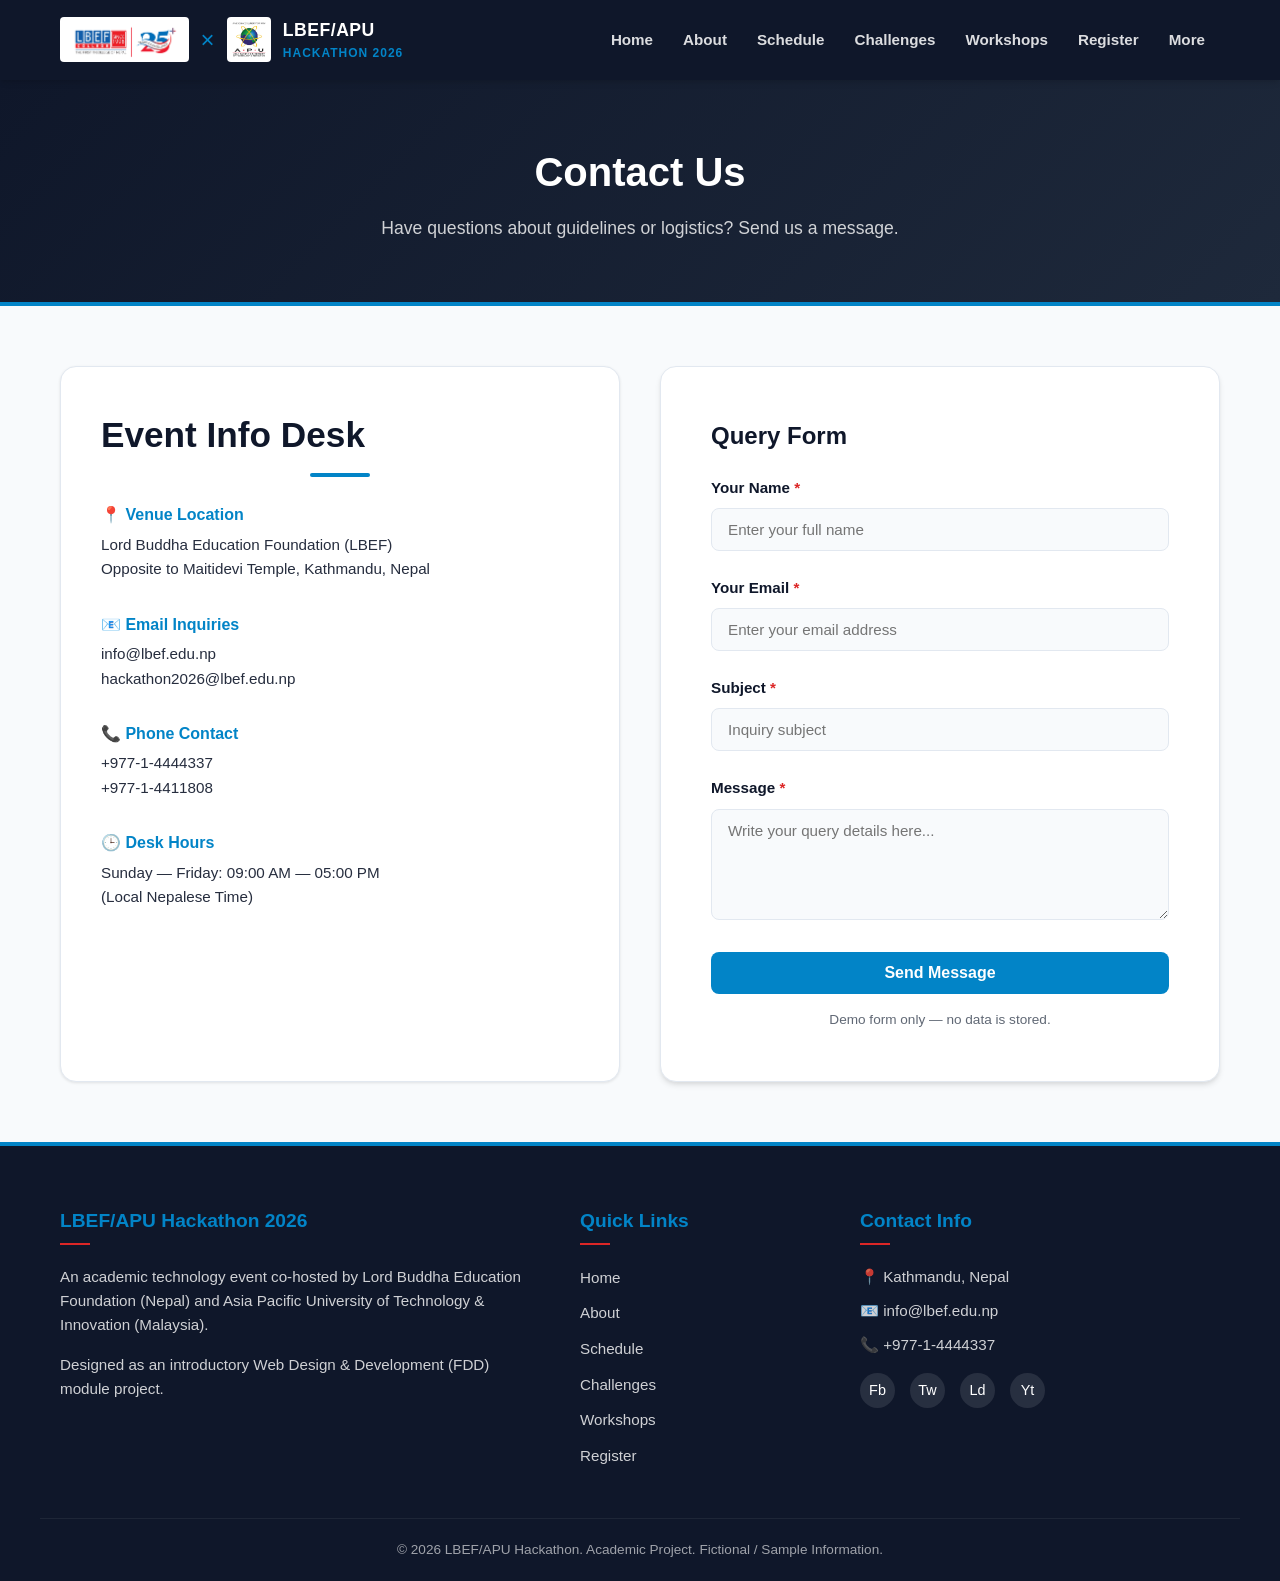
<file: contact.html>
<!DOCTYPE html>
<html lang="en">
<head>
    <meta charset="UTF-8">
    <meta name="viewport" content="width=device-width, initial-scale=1.0">
    <title>Contact Us | LBEF/APU Hackathon 2026</title>
    <meta name="description" content="Get in touch with the LBEF/APU Hackathon 2026 organizing team. Send us your queries.">
    <link rel="stylesheet" href="css/style.css">
</head>
<body>

    <!-- Header Navigation -->
    <header>
        <div class="container header-container">
            <a href="index.html" class="branding" id="brandingLogo">
                <img src="images/logo/lbef_logo.webp" alt="LBEF Logo" class="logo-img">
                <span class="logo-divider">×</span>
                <img src="images/logo/apu_logo.webp" alt="APU Logo" class="logo-img">
                <div class="branding-text">
                    <span class="branding-title">LBEF/APU</span>
                    <span class="branding-subtitle">Hackathon 2026</span>
                </div>
            </a>
            <button class="hamburger" id="hamburgerToggle" aria-label="Toggle Menu">
                <span></span>
                <span></span>
                <span></span>
            </button>
            <ul class="nav-menu" id="navMenu">
                <li class="nav-item"><a href="index.html" class="nav-link" id="nav-home">Home</a></li>
                <li class="nav-item"><a href="about.html" class="nav-link" id="nav-about">About</a></li>
                <li class="nav-item"><a href="schedule.html" class="nav-link" id="nav-schedule">Schedule</a></li>
                <li class="nav-item"><a href="challenges.html" class="nav-link" id="nav-challenges">Challenges</a></li>
                <li class="nav-item"><a href="workshops.html" class="nav-link" id="nav-workshops">Workshops</a></li>
                <li class="nav-item"><a href="register.html" class="nav-link" id="nav-register">Register</a></li>
                <li class="nav-item dropdown">
                    <a href="#" class="nav-link dropdown-toggle">More</a>
                    <ul class="dropdown-menu">
                        <li><a href="rules.html" class="nav-link" id="nav-rules">Rules</a></li>
                        <li><a href="resources.html" class="nav-link" id="nav-resources">Resources</a></li>
                        <li><a href="gallery.html" class="nav-link" id="nav-gallery">Gallery</a></li>
                        <li><a href="news.html" class="nav-link" id="nav-news">News</a></li>
                        <li><a href="faq.html" class="nav-link" id="nav-faq">FAQ</a></li>
                        <li><a href="contact.html" class="nav-link active" id="nav-contact">Contact</a></li>
                        <li><a href="sponsors.html" class="nav-link" id="nav-sponsors">Sponsors</a></li>
                        <li><a href="feedback.html" class="nav-link" id="nav-feedback">Feedback</a></li>
                    </ul>
                </li>
            </ul>
        </div>
    </header>

    <!-- Page Hero Banner -->
    <section class="page-hero">
        <div class="container">
            <h1>Contact Us</h1>
            <p>Have questions about guidelines or logistics? Send us a message.</p>
        </div>
    </section>

    <!-- Contact Info & Form -->
    <section class="section">
        <div class="container grid-2">
            
            <!-- Left: Info -->
            <div style="background-color: var(--white); padding: 40px; border-radius: var(--border-radius-lg); box-shadow: var(--shadow-sm); border: 1px solid var(--border-color); height: 100%;">
                <h2 class="section-title" style="text-align: left; margin-bottom: 25px;">Event Info Desk</h2>
                
                <div class="footer-contact" style="color: var(--primary); display: flex; flex-direction: column; gap: 20px;">
                    <div>
                        <h4 style="font-weight: 700; color: var(--secondary);">📍 Venue Location</h4>
                        <p style="margin-top: 5px; opacity: 0.9;">Lord Buddha Education Foundation (LBEF)<br>Opposite to Maitidevi Temple, Kathmandu, Nepal</p>
                    </div>
                    
                    <div>
                        <h4 style="font-weight: 700; color: var(--secondary);">📧 Email Inquiries</h4>
                        <p style="margin-top: 5px; opacity: 0.9;">info@lbef.edu.np<br>hackathon2026@lbef.edu.np</p>
                    </div>

                    <div>
                        <h4 style="font-weight: 700; color: var(--secondary);">📞 Phone Contact</h4>
                        <p style="margin-top: 5px; opacity: 0.9;">+977-1-4444337<br>+977-1-4411808</p>
                    </div>

                    <div>
                        <h4 style="font-weight: 700; color: var(--secondary);">🕒 Desk Hours</h4>
                        <p style="margin-top: 5px; opacity: 0.9;">Sunday — Friday: 09:00 AM — 05:00 PM<br>(Local Nepalese Time)</p>
                    </div>
                </div>
            </div>

            <!-- Right: Form -->
            <div class="form-container" style="margin: 0; width: 100%; max-width: 100%;">
                <h2 style="margin-bottom: 20px; font-weight: 700; color: var(--primary);">Query Form</h2>
                
                <!-- Alerts (Handled via JS) -->
                <div class="alert alert-success" id="contactSuccess"></div>
                <div class="alert alert-danger" id="contactError"></div>

                <form id="contactForm" novalidate>
                    <div class="form-group">
                        <label for="contactName">Your Name <span class="required">*</span></label>
                        <input type="text" id="contactName" placeholder="Enter your full name" required>
                    </div>

                    <div class="form-group">
                        <label for="contactEmail">Your Email <span class="required">*</span></label>
                        <input type="email" id="contactEmail" placeholder="Enter your email address" required>
                    </div>

                    <div class="form-group">
                        <label for="contactSubject">Subject <span class="required">*</span></label>
                        <input type="text" id="contactSubject" placeholder="Inquiry subject" required>
                    </div>

                    <div class="form-group">
                        <label for="contactMessage">Message <span class="required">*</span></label>
                        <textarea id="contactMessage" rows="5" placeholder="Write your query details here..." required></textarea>
                    </div>

                    <button type="submit" class="btn btn-primary" style="width: 100%;">Send Message</button>
                    
                    <p class="demo-note">Demo form only — no data is stored.</p>
                </form>
            </div>

        </div>
    </section>

    <!-- Footer -->
    <footer>
        <div class="container footer-grid">
            <div class="footer-col footer-about">
                <h3>LBEF/APU Hackathon 2026</h3>
                <p>An academic technology event co-hosted by Lord Buddha Education Foundation (Nepal) and Asia Pacific University of Technology & Innovation (Malaysia).</p>
                <p>Designed as an introductory Web Design & Development (FDD) module project.</p>
            </div>
            <div class="footer-col">
                <h3>Quick Links</h3>
                <ul class="footer-links">
                    <li><a href="index.html">Home</a></li>
                    <li><a href="about.html">About</a></li>
                    <li><a href="schedule.html">Schedule</a></li>
                    <li><a href="challenges.html">Challenges</a></li>
                    <li><a href="workshops.html">Workshops</a></li>
                    <li><a href="register.html">Register</a></li>
                </ul>
            </div>
            <div class="footer-col footer-contact">
                <h3>Contact Info</h3>
                <p>📍 Kathmandu, Nepal</p>
                <p>📧 info@lbef.edu.np</p>
                <p>📞 +977-1-4444337</p>
                <div class="footer-socials">
                    <a href="#" class="social-icon">Fb</a>
                    <a href="#" class="social-icon">Tw</a>
                    <a href="#" class="social-icon">Ld</a>
                    <a href="#" class="social-icon">Yt</a>
                </div>
            </div>
        </div>
        <div class="container footer-bottom">
            <p>&copy; 2026 LBEF/APU Hackathon. Academic Project. Fictional / Sample Information.</p>
        </div>
    </footer>

    <script src="js/script.js"></script>
</body>
</html>
</file>
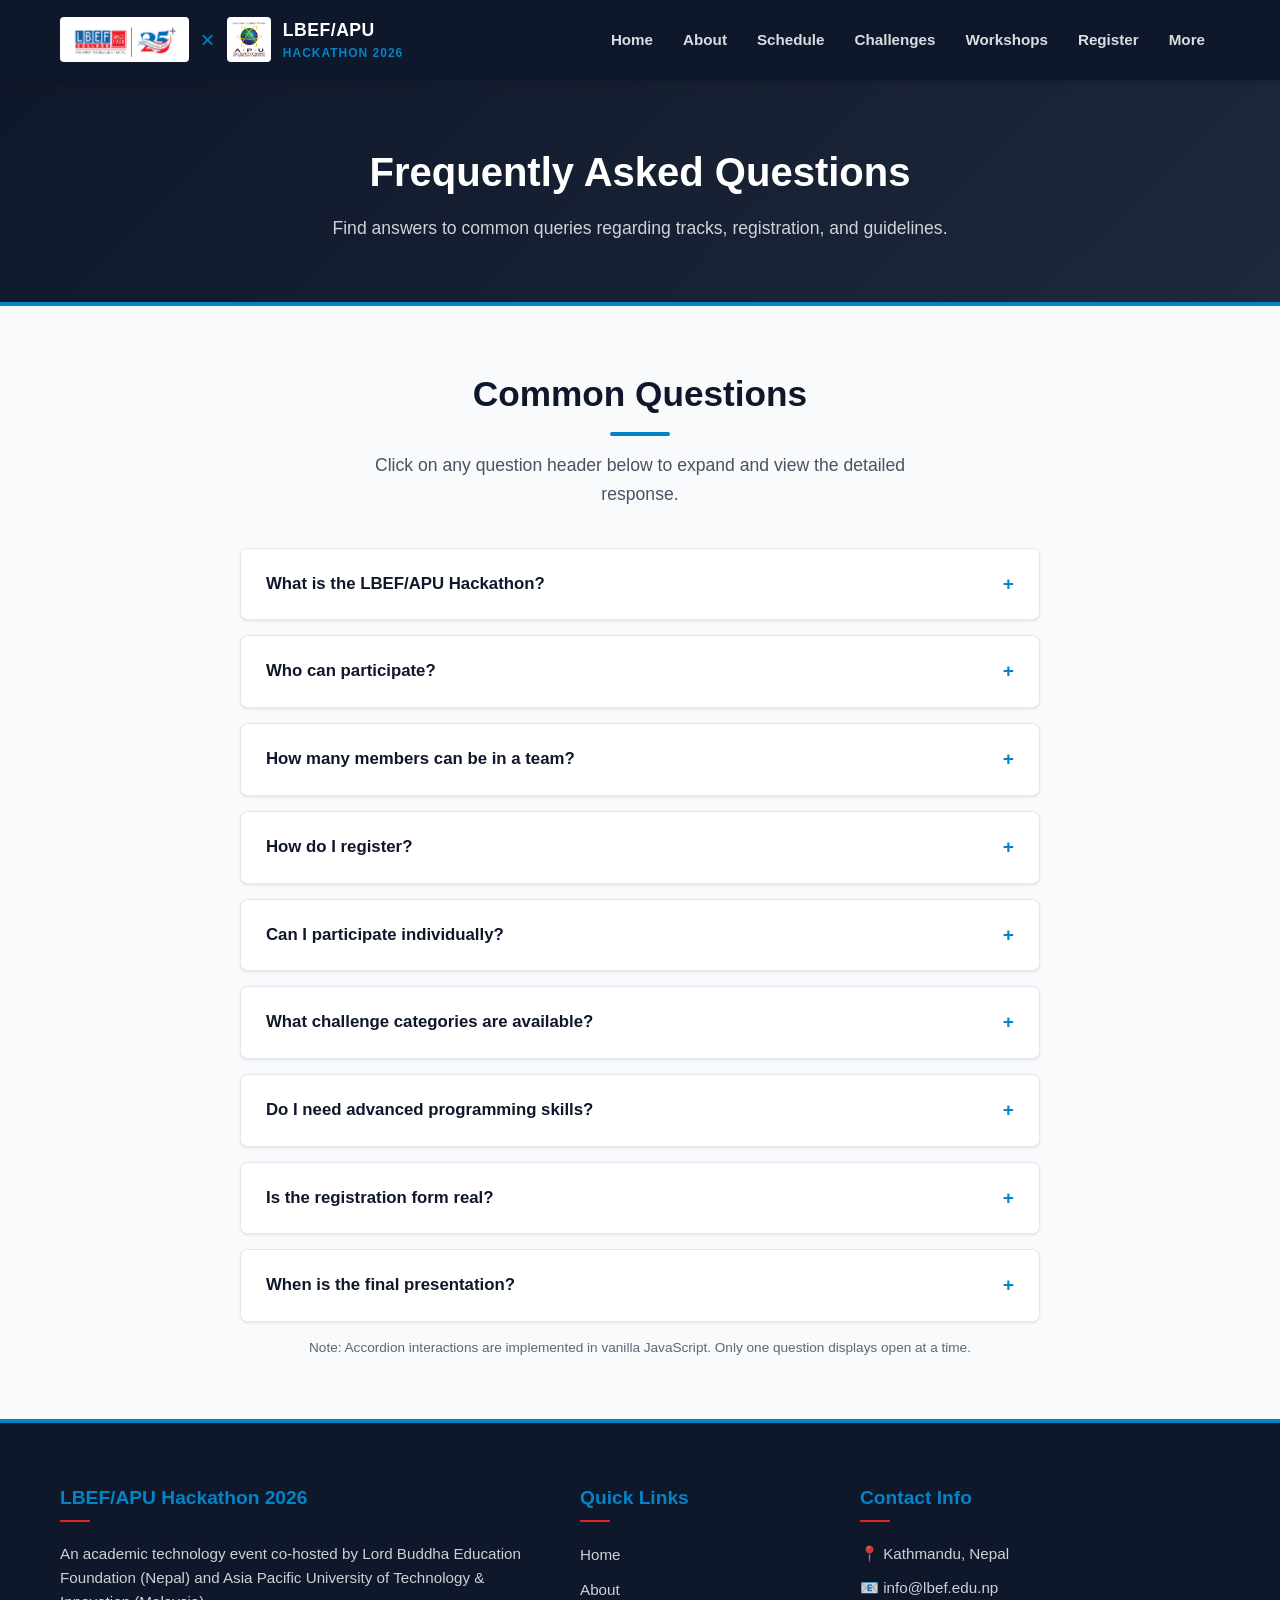
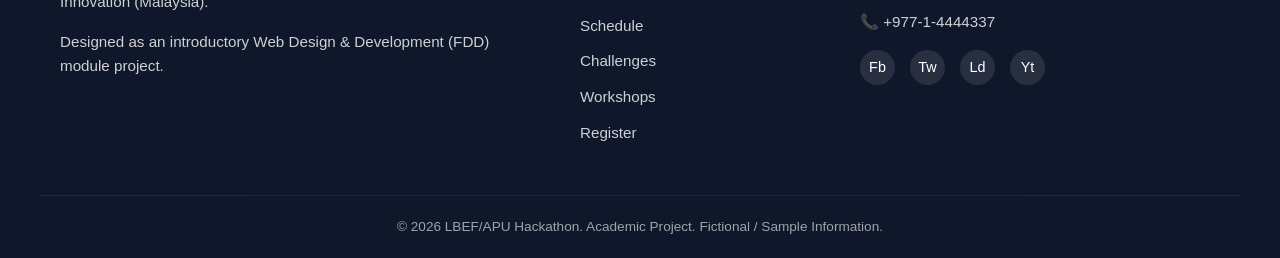
<file: faq.html>
<!DOCTYPE html>
<html lang="en">
<head>
    <meta charset="UTF-8">
    <meta name="viewport" content="width=device-width, initial-scale=1.0">
    <title>FAQ | LBEF/APU Hackathon 2026</title>
    <meta name="description" content="Find answers to frequently asked questions about registration, eligibility, and challenge tracks.">
    <link rel="stylesheet" href="css/style.css">
</head>
<body>

    <!-- Header Navigation -->
    <header>
        <div class="container header-container">
            <a href="index.html" class="branding" id="brandingLogo">
                <img src="images/logo/lbef_logo.webp" alt="LBEF Logo" class="logo-img">
                <span class="logo-divider">×</span>
                <img src="images/logo/apu_logo.webp" alt="APU Logo" class="logo-img">
                <div class="branding-text">
                    <span class="branding-title">LBEF/APU</span>
                    <span class="branding-subtitle">Hackathon 2026</span>
                </div>
            </a>
            <button class="hamburger" id="hamburgerToggle" aria-label="Toggle Menu">
                <span></span>
                <span></span>
                <span></span>
            </button>
            <ul class="nav-menu" id="navMenu">
                <li class="nav-item"><a href="index.html" class="nav-link" id="nav-home">Home</a></li>
                <li class="nav-item"><a href="about.html" class="nav-link" id="nav-about">About</a></li>
                <li class="nav-item"><a href="schedule.html" class="nav-link" id="nav-schedule">Schedule</a></li>
                <li class="nav-item"><a href="challenges.html" class="nav-link" id="nav-challenges">Challenges</a></li>
                <li class="nav-item"><a href="workshops.html" class="nav-link" id="nav-workshops">Workshops</a></li>
                <li class="nav-item"><a href="register.html" class="nav-link" id="nav-register">Register</a></li>
                <li class="nav-item dropdown">
                    <a href="#" class="nav-link dropdown-toggle">More</a>
                    <ul class="dropdown-menu">
                        <li><a href="rules.html" class="nav-link" id="nav-rules">Rules</a></li>
                        <li><a href="resources.html" class="nav-link" id="nav-resources">Resources</a></li>
                        <li><a href="gallery.html" class="nav-link" id="nav-gallery">Gallery</a></li>
                        <li><a href="news.html" class="nav-link" id="nav-news">News</a></li>
                        <li><a href="faq.html" class="nav-link active" id="nav-faq">FAQ</a></li>
                        <li><a href="contact.html" class="nav-link" id="nav-contact">Contact</a></li>
                        <li><a href="sponsors.html" class="nav-link" id="nav-sponsors">Sponsors</a></li>
                        <li><a href="feedback.html" class="nav-link" id="nav-feedback">Feedback</a></li>
                    </ul>
                </li>
            </ul>
        </div>
    </header>

    <!-- Page Hero Banner -->
    <section class="page-hero">
        <div class="container">
            <h1>Frequently Asked Questions</h1>
            <p>Find answers to common queries regarding tracks, registration, and guidelines.</p>
        </div>
    </section>

    <!-- FAQ Accordion Section -->
    <section class="section">
        <div class="container">
            <h2 class="section-title">Common Questions</h2>
            <p class="section-subtitle">Click on any question header below to expand and view the detailed response.</p>
            
            <div class="faq-container">
                
                <!-- Q1 -->
                <div class="faq-item">
                    <div class="faq-question">
                        <span>What is the LBEF/APU Hackathon?</span>
                        <span class="faq-icon">+</span>
                    </div>
                    <div class="faq-answer">
                        <p>It is a student-focused technology competition co-designed by Lord Buddha Education Foundation (LBEF) Nepal and Asia Pacific University of Technology & Innovation (APU) Malaysia. Students collaborate to create digital prototypes solving specific real-world problems.</p>
                    </div>
                </div>

                <!-- Q2 -->
                <div class="faq-item">
                    <div class="faq-question">
                        <span>Who can participate?</span>
                        <span class="faq-icon">+</span>
                    </div>
                    <div class="faq-answer">
                        <p>Any active undergraduate student enrolled in computer science, information technology, engineering, or related business tracks at LBEF or APU campuses.</p>
                    </div>
                </div>

                <!-- Q3 -->
                <div class="faq-item">
                    <div class="faq-question">
                        <span>How many members can be in a team?</span>
                        <span class="faq-icon">+</span>
                    </div>
                    <div class="faq-answer">
                        <p>Teams must consist of at least 2 members and a maximum of 4 members. Single entries are not allowed to foster coordination experiences.</p>
                    </div>
                </div>

                <!-- Q4 -->
                <div class="faq-item">
                    <div class="faq-question">
                        <span>How do I register?</span>
                        <span class="faq-icon">+</span>
                    </div>
                    <div class="faq-answer">
                        <p>Navigate to the <a href="register.html" style="color: var(--secondary); text-decoration: underline; font-weight: 700;">Registration Page</a> on this website, fill in your team details, and check the agreement terms.</p>
                    </div>
                </div>

                <!-- Q5 -->
                <div class="faq-item">
                    <div class="faq-question">
                        <span>Can I participate individually?</span>
                        <span class="faq-icon">+</span>
                    </div>
                    <div class="faq-answer">
                        <p>No, you cannot. All submissions must represent collective efforts of at least 2 student developers to match academic evaluation requirements.</p>
                    </div>
                </div>

                <!-- Q6 -->
                <div class="faq-item">
                    <div class="faq-question">
                        <span>What challenge categories are available?</span>
                        <span class="faq-icon">+</span>
                    </div>
                    <div class="faq-answer">
                        <p>We host 5 major tracks: Web Development, Artificial Intelligence, Cybersecurity, Cloud Computing, and Digital Innovation.</p>
                    </div>
                </div>

                <!-- Q7 -->
                <div class="faq-item">
                    <div class="faq-question">
                        <span>Do I need advanced programming skills?</span>
                        <span class="faq-icon">+</span>
                    </div>
                    <div class="faq-answer">
                        <p>No. The competition welcomes all skill levels. Introductory courses materials (HTML, CSS, basic JS) are sufficient to build interactive prototypes for presentation.</p>
                    </div>
                </div>

                <!-- Q8 -->
                <div class="faq-item">
                    <div class="faq-question">
                        <span>Is the registration form real?</span>
                        <span class="faq-icon">+</span>
                    </div>
                    <div class="faq-answer">
                        <p>No, this website acts as a frontend academic assessment mockup. No details are transmitted or stored in database servers.</p>
                    </div>
                </div>

                <!-- Q9 -->
                <div class="faq-item">
                    <div class="faq-question">
                        <span>When is the final presentation?</span>
                        <span class="faq-icon">+</span>
                    </div>
                    <div class="faq-answer">
                        <p>Presentations are scheduled at 04:00 PM in the Main Auditorium, following the prototype submission deadline at 03:00 PM. Review the timeline on our Schedule Page.</p>
                    </div>
                </div>

            </div>
            
            <p class="demo-note">Note: Accordion interactions are implemented in vanilla JavaScript. Only one question displays open at a time.</p>
        </div>
    </section>

    <!-- Footer -->
    <footer>
        <div class="container footer-grid">
            <div class="footer-col footer-about">
                <h3>LBEF/APU Hackathon 2026</h3>
                <p>An academic technology event co-hosted by Lord Buddha Education Foundation (Nepal) and Asia Pacific University of Technology & Innovation (Malaysia).</p>
                <p>Designed as an introductory Web Design & Development (FDD) module project.</p>
            </div>
            <div class="footer-col">
                <h3>Quick Links</h3>
                <ul class="footer-links">
                    <li><a href="index.html">Home</a></li>
                    <li><a href="about.html">About</a></li>
                    <li><a href="schedule.html">Schedule</a></li>
                    <li><a href="challenges.html">Challenges</a></li>
                    <li><a href="workshops.html">Workshops</a></li>
                    <li><a href="register.html">Register</a></li>
                </ul>
            </div>
            <div class="footer-col footer-contact">
                <h3>Contact Info</h3>
                <p>📍 Kathmandu, Nepal</p>
                <p>📧 info@lbef.edu.np</p>
                <p>📞 +977-1-4444337</p>
                <div class="footer-socials">
                    <a href="#" class="social-icon">Fb</a>
                    <a href="#" class="social-icon">Tw</a>
                    <a href="#" class="social-icon">Ld</a>
                    <a href="#" class="social-icon">Yt</a>
                </div>
            </div>
        </div>
        <div class="container footer-bottom">
            <p>&copy; 2026 LBEF/APU Hackathon. Academic Project. Fictional / Sample Information.</p>
        </div>
    </footer>

    <script src="js/script.js"></script>
</body>
</html>
</file>
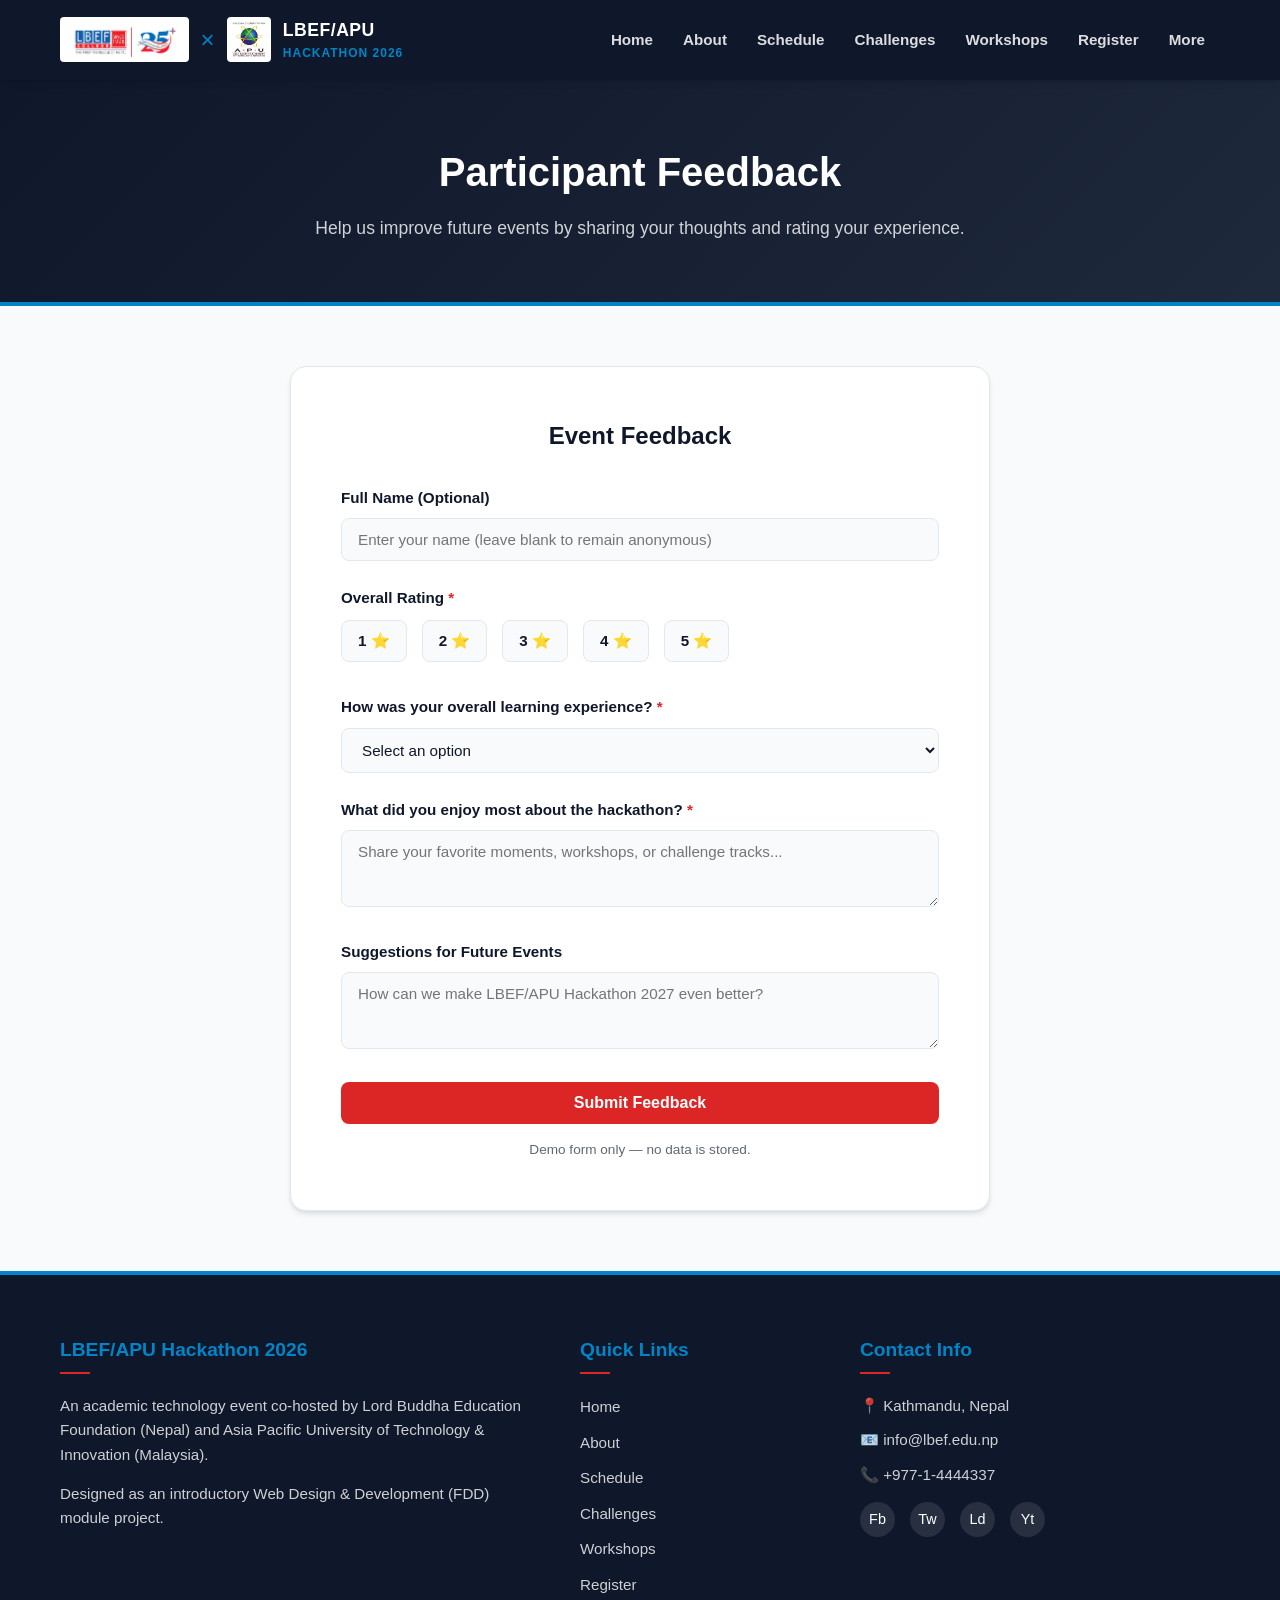
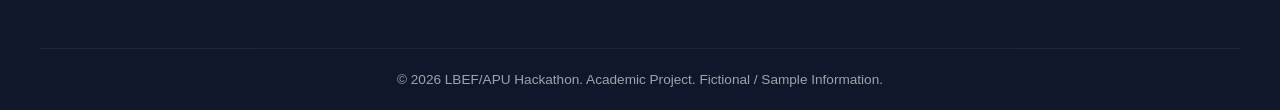
<file: feedback.html>
<!DOCTYPE html>
<html lang="en">
<head>
    <meta charset="UTF-8">
    <meta name="viewport" content="width=device-width, initial-scale=1.0">
    <title>Feedback | LBEF/APU Hackathon 2026</title>
    <meta name="description" content="Share your comments, rating, and suggestions to help improve LBEF/APU Hackathon events.">
    <link rel="stylesheet" href="css/style.css">
</head>
<body>

    <!-- Header Navigation -->
    <header>
        <div class="container header-container">
            <a href="index.html" class="branding" id="brandingLogo">
                <img src="images/logo/lbef_logo.webp" alt="LBEF Logo" class="logo-img">
                <span class="logo-divider">×</span>
                <img src="images/logo/apu_logo.webp" alt="APU Logo" class="logo-img">
                <div class="branding-text">
                    <span class="branding-title">LBEF/APU</span>
                    <span class="branding-subtitle">Hackathon 2026</span>
                </div>
            </a>
            <button class="hamburger" id="hamburgerToggle" aria-label="Toggle Menu">
                <span></span>
                <span></span>
                <span></span>
            </button>
            <ul class="nav-menu" id="navMenu">
                <li class="nav-item"><a href="index.html" class="nav-link" id="nav-home">Home</a></li>
                <li class="nav-item"><a href="about.html" class="nav-link" id="nav-about">About</a></li>
                <li class="nav-item"><a href="schedule.html" class="nav-link" id="nav-schedule">Schedule</a></li>
                <li class="nav-item"><a href="challenges.html" class="nav-link" id="nav-challenges">Challenges</a></li>
                <li class="nav-item"><a href="workshops.html" class="nav-link" id="nav-workshops">Workshops</a></li>
                <li class="nav-item"><a href="register.html" class="nav-link" id="nav-register">Register</a></li>
                <li class="nav-item dropdown">
                    <a href="#" class="nav-link dropdown-toggle">More</a>
                    <ul class="dropdown-menu">
                        <li><a href="rules.html" class="nav-link" id="nav-rules">Rules</a></li>
                        <li><a href="resources.html" class="nav-link" id="nav-resources">Resources</a></li>
                        <li><a href="gallery.html" class="nav-link" id="nav-gallery">Gallery</a></li>
                        <li><a href="news.html" class="nav-link" id="nav-news">News</a></li>
                        <li><a href="faq.html" class="nav-link" id="nav-faq">FAQ</a></li>
                        <li><a href="contact.html" class="nav-link" id="nav-contact">Contact</a></li>
                        <li><a href="sponsors.html" class="nav-link" id="nav-sponsors">Sponsors</a></li>
                        <li><a href="feedback.html" class="nav-link active" id="nav-feedback">Feedback</a></li>
                    </ul>
                </li>
            </ul>
        </div>
    </header>

    <!-- Page Hero Banner -->
    <section class="page-hero">
        <div class="container">
            <h1>Participant Feedback</h1>
            <p>Help us improve future events by sharing your thoughts and rating your experience.</p>
        </div>
    </section>

    <!-- Feedback Form Section -->
    <section class="section">
        <div class="container">
            
            <div class="form-container">
                <h2 style="text-align: center; margin-bottom: 30px; font-weight: 700; color: var(--primary);">Event Feedback</h2>
                
                <!-- Alerts (Handled via JS) -->
                <div class="alert alert-success" id="feedbackSuccess"></div>
                <div class="alert alert-danger" id="feedbackError"></div>

                <form id="feedbackForm" novalidate>
                    
                    <!-- Name -->
                    <div class="form-group">
                        <label for="feedbackName">Full Name (Optional)</label>
                        <input type="text" id="feedbackName" placeholder="Enter your name (leave blank to remain anonymous)">
                    </div>

                    <!-- Rating Radio Buttons -->
                    <div class="form-group">
                        <label>Overall Rating <span class="required">*</span></label>
                        <div class="rating-select">
                            <label class="rating-option">
                                <input type="radio" name="rating" value="1" required>
                                <span>1 ⭐</span>
                            </label>
                            <label class="rating-option">
                                <input type="radio" name="rating" value="2" required>
                                <span>2 ⭐</span>
                            </label>
                            <label class="rating-option">
                                <input type="radio" name="rating" value="3" required>
                                <span>3 ⭐</span>
                            </label>
                            <label class="rating-option">
                                <input type="radio" name="rating" value="4" required>
                                <span>4 ⭐</span>
                            </label>
                            <label class="rating-option">
                                <input type="radio" name="rating" value="5" required>
                                <span>5 ⭐</span>
                            </label>
                        </div>
                    </div>

                    <!-- Overall Experience Select -->
                    <div class="form-group">
                        <label for="experience">How was your overall learning experience? <span class="required">*</span></label>
                        <select id="experience" required>
                            <option value="" disabled selected>Select an option</option>
                            <option value="excellent">Excellent — Exceeded expectations</option>
                            <option value="good">Good — Met expectations</option>
                            <option value="average">Average — Needs minor improvements</option>
                            <option value="poor">Poor — Did not meet expectations</option>
                        </select>
                    </div>

                    <!-- Comments Textarea -->
                    <div class="form-group">
                        <label for="comments">What did you enjoy most about the hackathon? <span class="required">*</span></label>
                        <textarea id="comments" rows="3" placeholder="Share your favorite moments, workshops, or challenge tracks..." required></textarea>
                    </div>

                    <!-- Suggestions Textarea -->
                    <div class="form-group">
                        <label for="suggestions">Suggestions for Future Events</label>
                        <textarea id="suggestions" rows="3" placeholder="How can we make LBEF/APU Hackathon 2027 even better?"></textarea>
                    </div>

                    <!-- Submit Button -->
                    <button type="submit" class="btn btn-accent" style="width: 100%;">Submit Feedback</button>
                    
                    <p class="demo-note">Demo form only — no data is stored.</p>
                </form>
            </div>

        </div>
    </section>

    <!-- Footer -->
    <footer>
        <div class="container footer-grid">
            <div class="footer-col footer-about">
                <h3>LBEF/APU Hackathon 2026</h3>
                <p>An academic technology event co-hosted by Lord Buddha Education Foundation (Nepal) and Asia Pacific University of Technology & Innovation (Malaysia).</p>
                <p>Designed as an introductory Web Design & Development (FDD) module project.</p>
            </div>
            <div class="footer-col">
                <h3>Quick Links</h3>
                <ul class="footer-links">
                    <li><a href="index.html">Home</a></li>
                    <li><a href="about.html">About</a></li>
                    <li><a href="schedule.html">Schedule</a></li>
                    <li><a href="challenges.html">Challenges</a></li>
                    <li><a href="workshops.html">Workshops</a></li>
                    <li><a href="register.html">Register</a></li>
                </ul>
            </div>
            <div class="footer-col footer-contact">
                <h3>Contact Info</h3>
                <p>📍 Kathmandu, Nepal</p>
                <p>📧 info@lbef.edu.np</p>
                <p>📞 +977-1-4444337</p>
                <div class="footer-socials">
                    <a href="#" class="social-icon">Fb</a>
                    <a href="#" class="social-icon">Tw</a>
                    <a href="#" class="social-icon">Ld</a>
                    <a href="#" class="social-icon">Yt</a>
                </div>
            </div>
        </div>
        <div class="container footer-bottom">
            <p>&copy; 2026 LBEF/APU Hackathon. Academic Project. Fictional / Sample Information.</p>
        </div>
    </footer>

    <script src="js/script.js"></script>
</body>
</html>
</file>
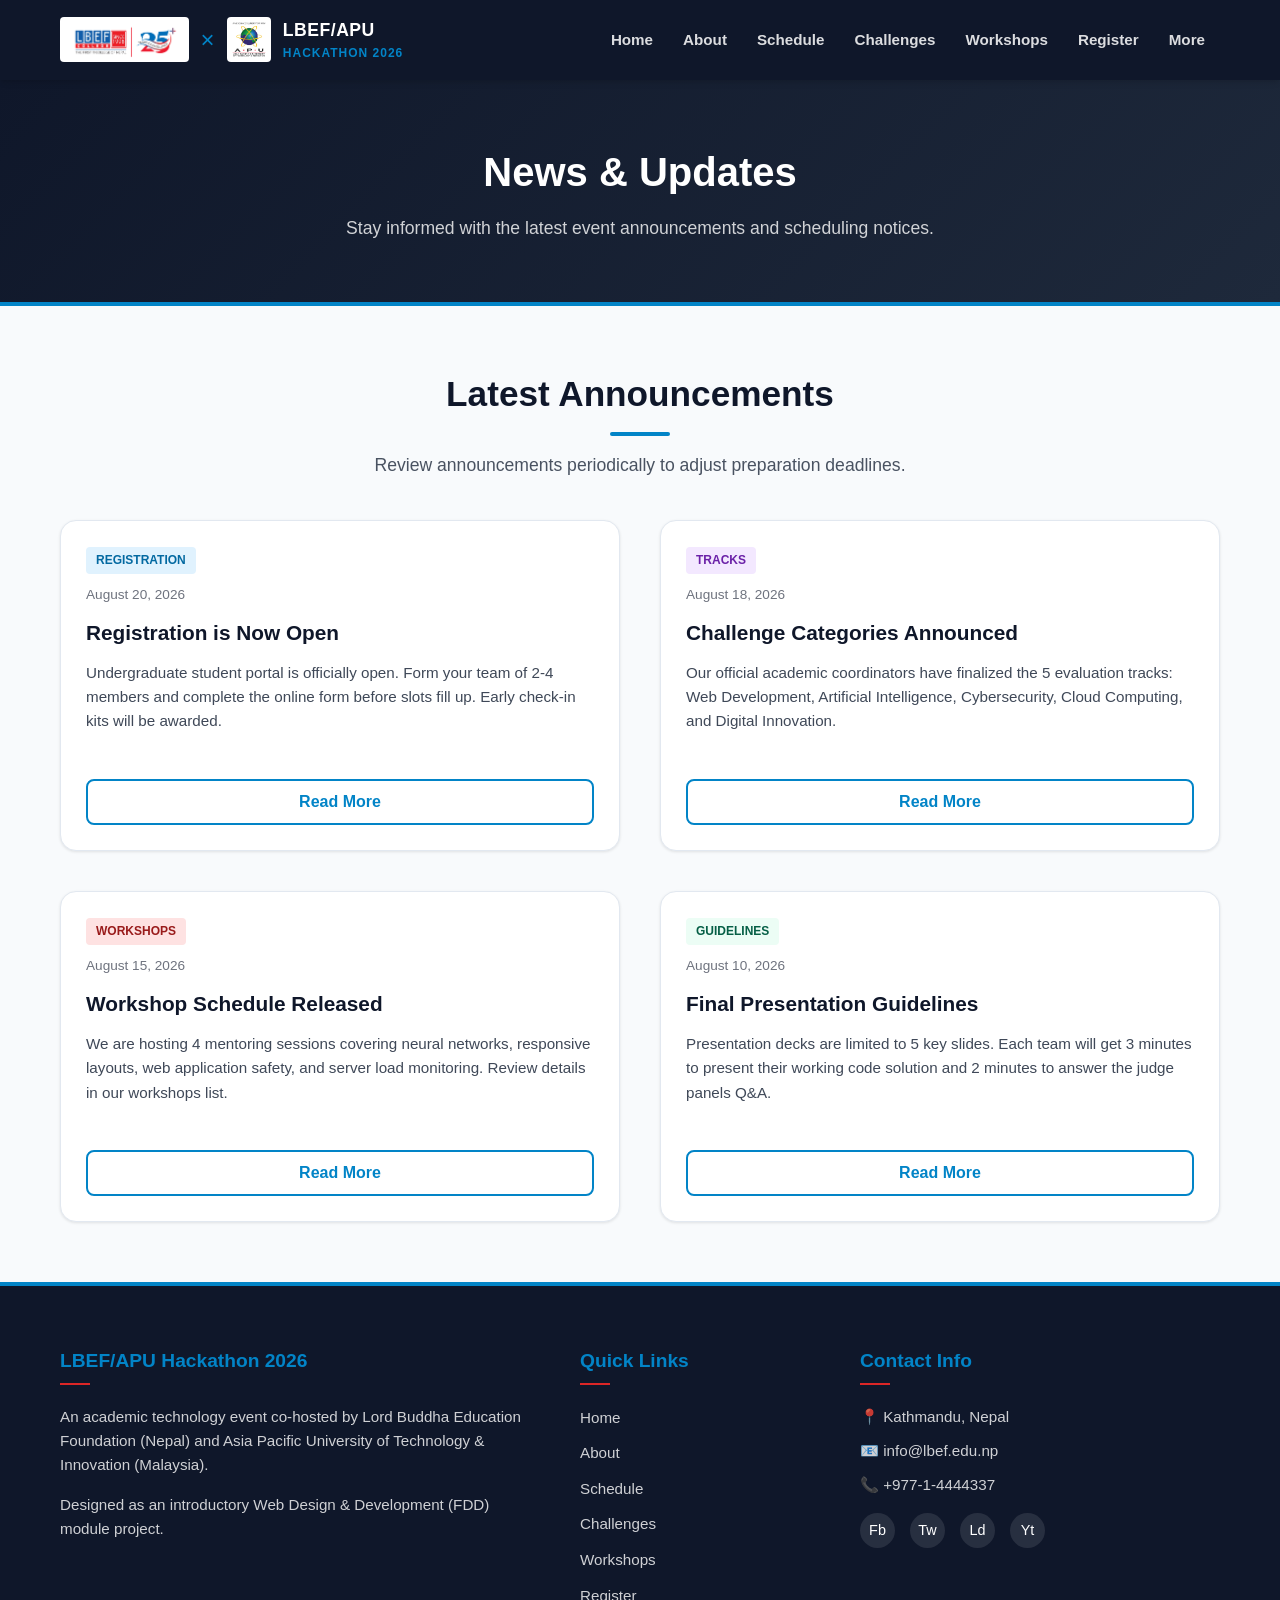
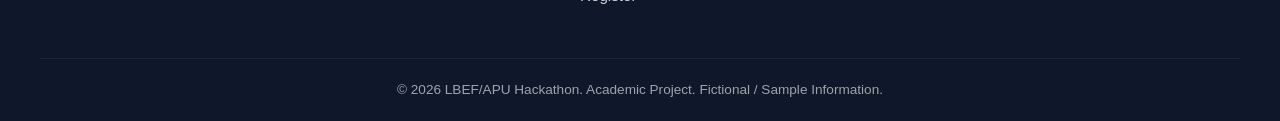
<file: news.html>
<!DOCTYPE html>
<html lang="en">
<head>
    <meta charset="UTF-8">
    <meta name="viewport" content="width=device-width, initial-scale=1.0">
    <title>News & Updates | LBEF/APU Hackathon 2026</title>
    <meta name="description" content="Read the latest news, updates, announcements, and timelines for LBEF/APU Hackathon 2026.">
    <link rel="stylesheet" href="css/style.css">
</head>
<body>

    <!-- Header Navigation -->
    <header>
        <div class="container header-container">
            <a href="index.html" class="branding" id="brandingLogo">
                <img src="images/logo/lbef_logo.webp" alt="LBEF Logo" class="logo-img">
                <span class="logo-divider">×</span>
                <img src="images/logo/apu_logo.webp" alt="APU Logo" class="logo-img">
                <div class="branding-text">
                    <span class="branding-title">LBEF/APU</span>
                    <span class="branding-subtitle">Hackathon 2026</span>
                </div>
            </a>
            <button class="hamburger" id="hamburgerToggle" aria-label="Toggle Menu">
                <span></span>
                <span></span>
                <span></span>
            </button>
            <ul class="nav-menu" id="navMenu">
                <li class="nav-item"><a href="index.html" class="nav-link" id="nav-home">Home</a></li>
                <li class="nav-item"><a href="about.html" class="nav-link" id="nav-about">About</a></li>
                <li class="nav-item"><a href="schedule.html" class="nav-link" id="nav-schedule">Schedule</a></li>
                <li class="nav-item"><a href="challenges.html" class="nav-link" id="nav-challenges">Challenges</a></li>
                <li class="nav-item"><a href="workshops.html" class="nav-link" id="nav-workshops">Workshops</a></li>
                <li class="nav-item"><a href="register.html" class="nav-link" id="nav-register">Register</a></li>
                <li class="nav-item dropdown">
                    <a href="#" class="nav-link dropdown-toggle">More</a>
                    <ul class="dropdown-menu">
                        <li><a href="rules.html" class="nav-link" id="nav-rules">Rules</a></li>
                        <li><a href="resources.html" class="nav-link" id="nav-resources">Resources</a></li>
                        <li><a href="gallery.html" class="nav-link" id="nav-gallery">Gallery</a></li>
                        <li><a href="news.html" class="nav-link active" id="nav-news">News</a></li>
                        <li><a href="faq.html" class="nav-link" id="nav-faq">FAQ</a></li>
                        <li><a href="contact.html" class="nav-link" id="nav-contact">Contact</a></li>
                        <li><a href="sponsors.html" class="nav-link" id="nav-sponsors">Sponsors</a></li>
                        <li><a href="feedback.html" class="nav-link" id="nav-feedback">Feedback</a></li>
                    </ul>
                </li>
            </ul>
        </div>
    </header>

    <!-- Page Hero Banner -->
    <section class="page-hero">
        <div class="container">
            <h1>News & Updates</h1>
            <p>Stay informed with the latest event announcements and scheduling notices.</p>
        </div>
    </section>

    <!-- News Articles Section -->
    <section class="section">
        <div class="container">
            <h2 class="section-title">Latest Announcements</h2>
            <p class="section-subtitle">Review announcements periodically to adjust preparation deadlines.</p>
            
            <div class="grid-2">
                
                <!-- News 1 -->
                <div class="card" style="display: flex; flex-direction: column; justify-content: space-between; height: 100%;">
                    <div class="card-body">
                        <span class="card-tag tag-web" style="margin-bottom: 10px;">Registration</span>
                        <span style="font-size: 0.85rem; opacity: 0.6; display: block; margin-bottom: 10px;">August 20, 2026</span>
                        <h3>Registration is Now Open</h3>
                        <p>Undergraduate student portal is officially open. Form your team of 2-4 members and complete the online form before slots fill up. Early check-in kits will be awarded.</p>
                    </div>
                    <div class="card-body" style="padding-top: 0;">
                        <button class="btn btn-outline" style="width: 100%;" onclick="alert('Demo notice: Registration period ends in October 2026.')">Read More</button>
                    </div>
                </div>

                <!-- News 2 -->
                <div class="card" style="display: flex; flex-direction: column; justify-content: space-between; height: 100%;">
                    <div class="card-body">
                        <span class="card-tag tag-ai" style="margin-bottom: 10px;">Tracks</span>
                        <span style="font-size: 0.85rem; opacity: 0.6; display: block; margin-bottom: 10px;">August 18, 2026</span>
                        <h3>Challenge Categories Announced</h3>
                        <p>Our official academic coordinators have finalized the 5 evaluation tracks: Web Development, Artificial Intelligence, Cybersecurity, Cloud Computing, and Digital Innovation.</p>
                    </div>
                    <div class="card-body" style="padding-top: 0;">
                        <button class="btn btn-outline" style="width: 100%;" onclick="alert('Demo notice: Detailed rubrics are available on the Rules page.')">Read More</button>
                    </div>
                </div>

                <!-- News 3 -->
                <div class="card" style="display: flex; flex-direction: column; justify-content: space-between; height: 100%;">
                    <div class="card-body">
                        <span class="card-tag tag-cyber" style="margin-bottom: 10px;">Workshops</span>
                        <span style="font-size: 0.85rem; opacity: 0.6; display: block; margin-bottom: 10px;">August 15, 2026</span>
                        <h3>Workshop Schedule Released</h3>
                        <p>We are hosting 4 mentoring sessions covering neural networks, responsive layouts, web application safety, and server load monitoring. Review details in our workshops list.</p>
                    </div>
                    <div class="card-body" style="padding-top: 0;">
                        <button class="btn btn-outline" style="width: 100%;" onclick="alert('Demo notice: All workshops will be hosted in Seminar Halls A & B.')">Read More</button>
                    </div>
                </div>

                <!-- News 4 -->
                <div class="card" style="display: flex; flex-direction: column; justify-content: space-between; height: 100%;">
                    <div class="card-body">
                        <span class="card-tag tag-cloud" style="margin-bottom: 10px;">Guidelines</span>
                        <span style="font-size: 0.85rem; opacity: 0.6; display: block; margin-bottom: 10px;">August 10, 2026</span>
                        <h3>Final Presentation Guidelines</h3>
                        <p>Presentation decks are limited to 5 key slides. Each team will get 3 minutes to present their working code solution and 2 minutes to answer the judge panels Q&A.</p>
                    </div>
                    <div class="card-body" style="padding-top: 0;">
                        <button class="btn btn-outline" style="width: 100%;" onclick="alert('Demo notice: Guidelines templates are available on the Resources page.')">Read More</button>
                    </div>
                </div>

            </div>
        </div>
    </section>

    <!-- Footer -->
    <footer>
        <div class="container footer-grid">
            <div class="footer-col footer-about">
                <h3>LBEF/APU Hackathon 2026</h3>
                <p>An academic technology event co-hosted by Lord Buddha Education Foundation (Nepal) and Asia Pacific University of Technology & Innovation (Malaysia).</p>
                <p>Designed as an introductory Web Design & Development (FDD) module project.</p>
            </div>
            <div class="footer-col">
                <h3>Quick Links</h3>
                <ul class="footer-links">
                    <li><a href="index.html">Home</a></li>
                    <li><a href="about.html">About</a></li>
                    <li><a href="schedule.html">Schedule</a></li>
                    <li><a href="challenges.html">Challenges</a></li>
                    <li><a href="workshops.html">Workshops</a></li>
                    <li><a href="register.html">Register</a></li>
                </ul>
            </div>
            <div class="footer-col footer-contact">
                <h3>Contact Info</h3>
                <p>📍 Kathmandu, Nepal</p>
                <p>📧 info@lbef.edu.np</p>
                <p>📞 +977-1-4444337</p>
                <div class="footer-socials">
                    <a href="#" class="social-icon">Fb</a>
                    <a href="#" class="social-icon">Tw</a>
                    <a href="#" class="social-icon">Ld</a>
                    <a href="#" class="social-icon">Yt</a>
                </div>
            </div>
        </div>
        <div class="container footer-bottom">
            <p>&copy; 2026 LBEF/APU Hackathon. Academic Project. Fictional / Sample Information.</p>
        </div>
    </footer>

    <script src="js/script.js"></script>
</body>
</html>
</file>
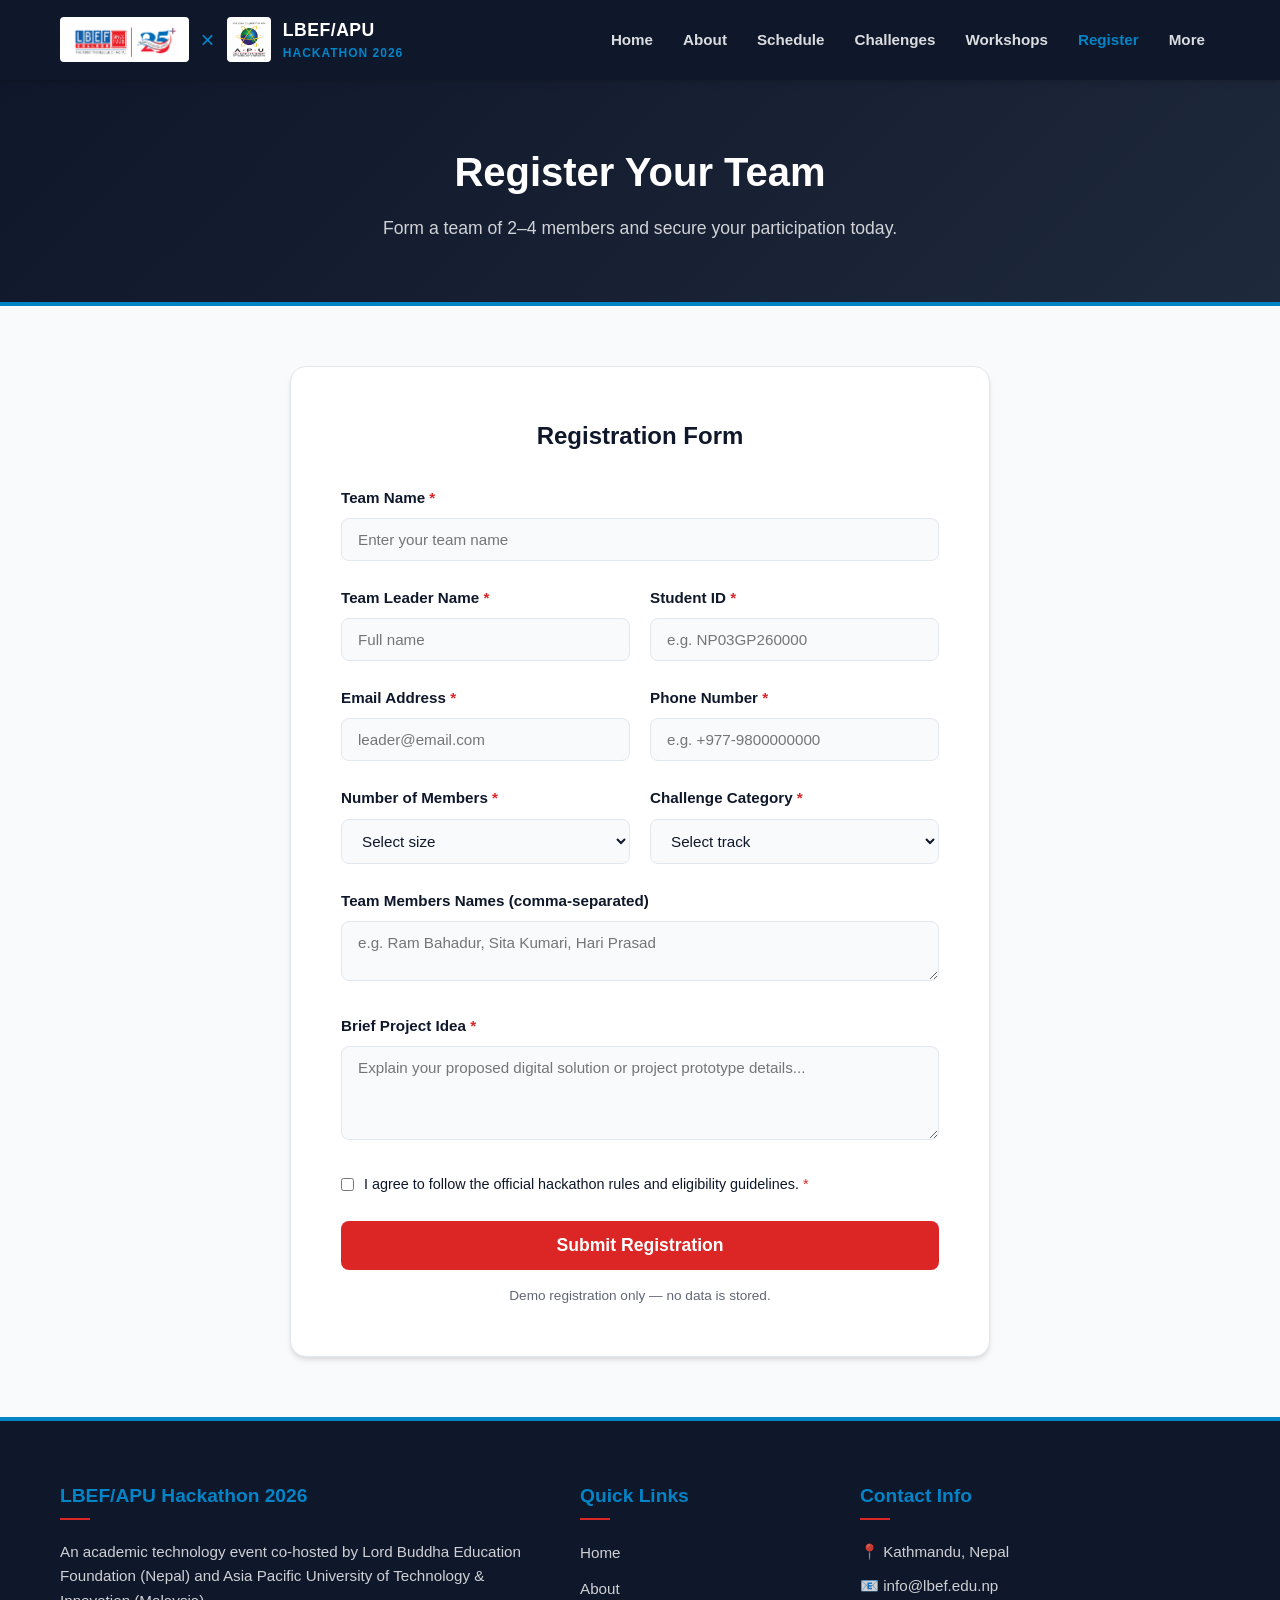
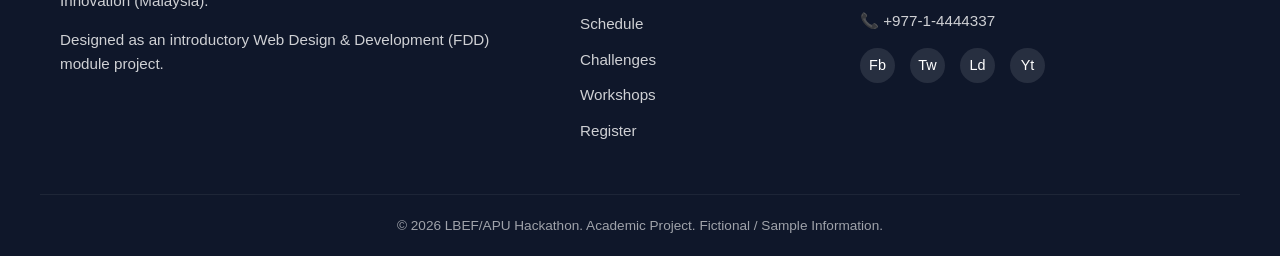
<file: register.html>
<!DOCTYPE html>
<html lang="en">
<head>
    <meta charset="UTF-8">
    <meta name="viewport" content="width=device-width, initial-scale=1.0">
    <title>Registration | LBEF/APU Hackathon 2026</title>
    <meta name="description" content="Register your team for the LBEF/APU Hackathon 2026. Complete the form to secure your spot.">
    <link rel="stylesheet" href="css/style.css">
</head>
<body>

    <!-- Header Navigation -->
    <header>
        <div class="container header-container">
            <a href="index.html" class="branding" id="brandingLogo">
                <img src="images/logo/lbef_logo.webp" alt="LBEF Logo" class="logo-img">
                <span class="logo-divider">×</span>
                <img src="images/logo/apu_logo.webp" alt="APU Logo" class="logo-img">
                <div class="branding-text">
                    <span class="branding-title">LBEF/APU</span>
                    <span class="branding-subtitle">Hackathon 2026</span>
                </div>
            </a>
            <button class="hamburger" id="hamburgerToggle" aria-label="Toggle Menu">
                <span></span>
                <span></span>
                <span></span>
            </button>
            <ul class="nav-menu" id="navMenu">
                <li class="nav-item"><a href="index.html" class="nav-link" id="nav-home">Home</a></li>
                <li class="nav-item"><a href="about.html" class="nav-link" id="nav-about">About</a></li>
                <li class="nav-item"><a href="schedule.html" class="nav-link" id="nav-schedule">Schedule</a></li>
                <li class="nav-item"><a href="challenges.html" class="nav-link" id="nav-challenges">Challenges</a></li>
                <li class="nav-item"><a href="workshops.html" class="nav-link" id="nav-workshops">Workshops</a></li>
                <li class="nav-item"><a href="register.html" class="nav-link active" id="nav-register">Register</a></li>
                <li class="nav-item dropdown">
                    <a href="#" class="nav-link dropdown-toggle">More</a>
                    <ul class="dropdown-menu">
                        <li><a href="rules.html" class="nav-link" id="nav-rules">Rules</a></li>
                        <li><a href="resources.html" class="nav-link" id="nav-resources">Resources</a></li>
                        <li><a href="gallery.html" class="nav-link" id="nav-gallery">Gallery</a></li>
                        <li><a href="news.html" class="nav-link" id="nav-news">News</a></li>
                        <li><a href="faq.html" class="nav-link" id="nav-faq">FAQ</a></li>
                        <li><a href="contact.html" class="nav-link" id="nav-contact">Contact</a></li>
                        <li><a href="sponsors.html" class="nav-link" id="nav-sponsors">Sponsors</a></li>
                        <li><a href="feedback.html" class="nav-link" id="nav-feedback">Feedback</a></li>
                    </ul>
                </li>
            </ul>
        </div>
    </header>

    <!-- Page Hero Banner -->
    <section class="page-hero">
        <div class="container">
            <h1>Register Your Team</h1>
            <p>Form a team of 2–4 members and secure your participation today.</p>
        </div>
    </section>

    <!-- Registration Form Section -->
    <section class="section">
        <div class="container">
            
            <div class="form-container">
                <h2 style="text-align: center; margin-bottom: 30px; font-weight: 700; color: var(--primary);">Registration Form</h2>
                
                <!-- Alerts (Visible via JS) -->
                <div class="alert alert-success" id="successAlert"></div>
                <div class="alert alert-danger" id="errorAlert"></div>

                <form id="registerForm" novalidate>
                    
                    <!-- Team Name -->
                    <div class="form-group">
                        <label for="teamName">Team Name <span class="required">*</span></label>
                        <input type="text" id="teamName" placeholder="Enter your team name" required>
                    </div>

                    <!-- Leader Name & Student ID -->
                    <div class="form-group row">
                        <div>
                            <label for="leaderName">Team Leader Name <span class="required">*</span></label>
                            <input type="text" id="leaderName" placeholder="Full name" required>
                        </div>
                        <div>
                            <label for="studentId">Student ID <span class="required">*</span></label>
                            <input type="text" id="studentId" placeholder="e.g. NP03GP260000" required>
                        </div>
                    </div>

                    <!-- Email & Phone -->
                    <div class="form-group row">
                        <div>
                            <label for="email">Email Address <span class="required">*</span></label>
                            <input type="email" id="email" placeholder="leader@email.com" required>
                        </div>
                        <div>
                            <label for="phone">Phone Number <span class="required">*</span></label>
                            <input type="tel" id="phone" placeholder="e.g. +977-9800000000" required>
                        </div>
                    </div>

                    <!-- Member Count & Category -->
                    <div class="form-group row">
                        <div>
                            <label for="memberCount">Number of Members <span class="required">*</span></label>
                            <select id="memberCount" required>
                                <option value="" disabled selected>Select size</option>
                                <option value="2">2 Members</option>
                                <option value="3">3 Members</option>
                                <option value="4">4 Members</option>
                            </select>
                        </div>
                        <div>
                            <label for="category">Challenge Category <span class="required">*</span></label>
                            <select id="category" required>
                                <option value="" disabled selected>Select track</option>
                                <option value="web">Web Development</option>
                                <option value="ai">Artificial Intelligence</option>
                                <option value="cyber">Cybersecurity</option>
                                <option value="cloud">Cloud Computing</option>
                                <option value="digital">Digital Innovation</option>
                            </select>
                        </div>
                    </div>

                    <!-- Team Members Names -->
                    <div class="form-group">
                        <label for="teamMembers">Team Members Names (comma-separated)</label>
                        <textarea id="teamMembers" rows="2" placeholder="e.g. Ram Bahadur, Sita Kumari, Hari Prasad"></textarea>
                    </div>

                    <!-- Project Idea -->
                    <div class="form-group">
                        <label for="projectIdea">Brief Project Idea <span class="required">*</span></label>
                        <textarea id="projectIdea" rows="4" placeholder="Explain your proposed digital solution or project prototype details..." required></textarea>
                    </div>

                    <!-- Terms & Conditions -->
                    <div class="form-group checkbox-group">
                        <input type="checkbox" id="termsCheckbox" required>
                        <label for="termsCheckbox">I agree to follow the official hackathon rules and eligibility guidelines. <span class="required">*</span></label>
                    </div>

                    <!-- Submit Button -->
                    <button type="submit" class="btn btn-accent" style="width: 100%; font-size: 1.1rem; padding: 14px;">Submit Registration</button>
                    
                    <p class="demo-note">Demo registration only — no data is stored.</p>
                </form>
            </div>

        </div>
    </section>

    <!-- Footer -->
    <footer>
        <div class="container footer-grid">
            <div class="footer-col footer-about">
                <h3>LBEF/APU Hackathon 2026</h3>
                <p>An academic technology event co-hosted by Lord Buddha Education Foundation (Nepal) and Asia Pacific University of Technology & Innovation (Malaysia).</p>
                <p>Designed as an introductory Web Design & Development (FDD) module project.</p>
            </div>
            <div class="footer-col">
                <h3>Quick Links</h3>
                <ul class="footer-links">
                    <li><a href="index.html">Home</a></li>
                    <li><a href="about.html">About</a></li>
                    <li><a href="schedule.html">Schedule</a></li>
                    <li><a href="challenges.html">Challenges</a></li>
                    <li><a href="workshops.html">Workshops</a></li>
                    <li><a href="register.html">Register</a></li>
                </ul>
            </div>
            <div class="footer-col footer-contact">
                <h3>Contact Info</h3>
                <p>📍 Kathmandu, Nepal</p>
                <p>📧 info@lbef.edu.np</p>
                <p>📞 +977-1-4444337</p>
                <div class="footer-socials">
                    <a href="#" class="social-icon">Fb</a>
                    <a href="#" class="social-icon">Tw</a>
                    <a href="#" class="social-icon">Ld</a>
                    <a href="#" class="social-icon">Yt</a>
                </div>
            </div>
        </div>
        <div class="container footer-bottom">
            <p>&copy; 2026 LBEF/APU Hackathon. Academic Project. Fictional / Sample Information.</p>
        </div>
    </footer>

    <script src="js/script.js"></script>
</body>
</html>
</file>
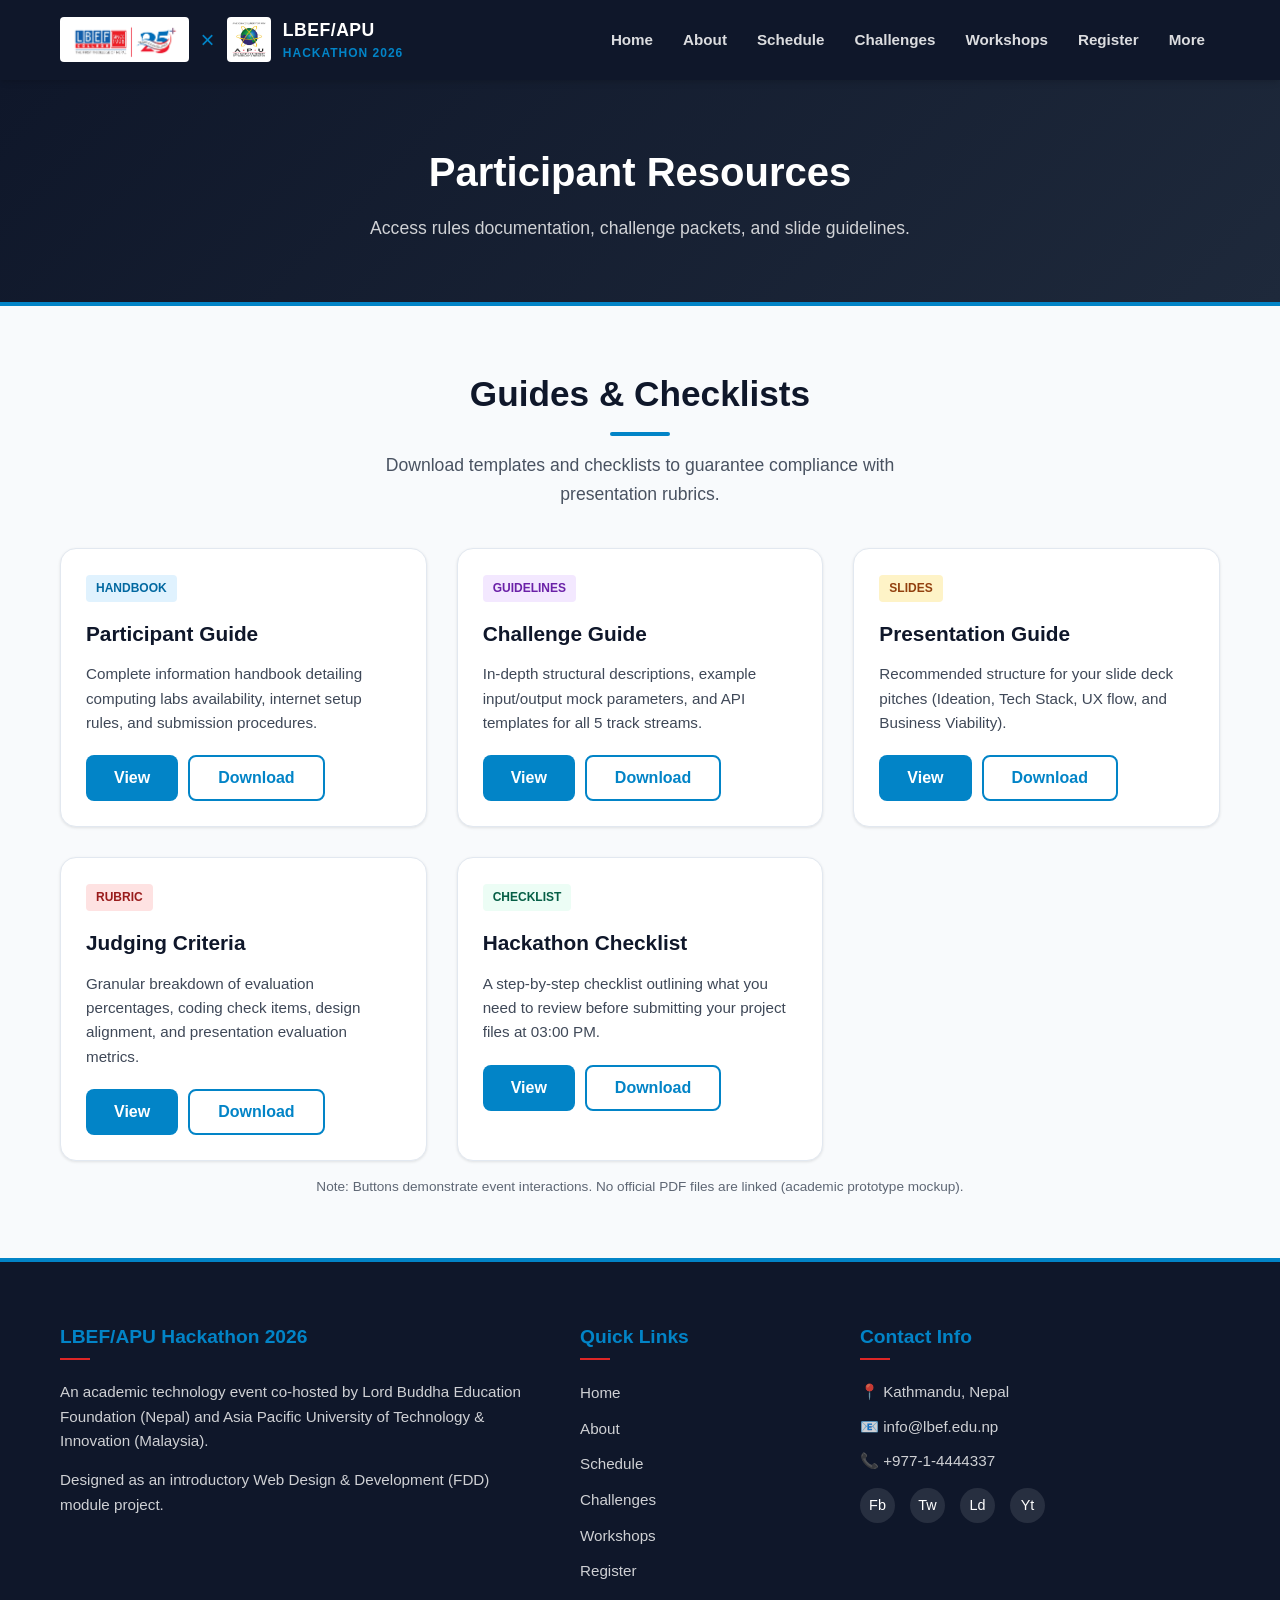
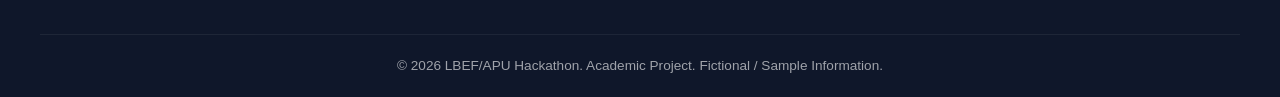
<file: resources.html>
<!DOCTYPE html>
<html lang="en">
<head>
    <meta charset="UTF-8">
    <meta name="viewport" content="width=device-width, initial-scale=1.0">
    <title>Resources | LBEF/APU Hackathon 2026</title>
    <meta name="description" content="Download templates, study guides, and resources for the LBEF/APU Hackathon 2026.">
    <link rel="stylesheet" href="css/style.css">
</head>
<body>

    <!-- Header Navigation -->
    <header>
        <div class="container header-container">
            <a href="index.html" class="branding" id="brandingLogo">
                <img src="images/logo/lbef_logo.webp" alt="LBEF Logo" class="logo-img">
                <span class="logo-divider">×</span>
                <img src="images/logo/apu_logo.webp" alt="APU Logo" class="logo-img">
                <div class="branding-text">
                    <span class="branding-title">LBEF/APU</span>
                    <span class="branding-subtitle">Hackathon 2026</span>
                </div>
            </a>
            <button class="hamburger" id="hamburgerToggle" aria-label="Toggle Menu">
                <span></span>
                <span></span>
                <span></span>
            </button>
            <ul class="nav-menu" id="navMenu">
                <li class="nav-item"><a href="index.html" class="nav-link" id="nav-home">Home</a></li>
                <li class="nav-item"><a href="about.html" class="nav-link" id="nav-about">About</a></li>
                <li class="nav-item"><a href="schedule.html" class="nav-link" id="nav-schedule">Schedule</a></li>
                <li class="nav-item"><a href="challenges.html" class="nav-link" id="nav-challenges">Challenges</a></li>
                <li class="nav-item"><a href="workshops.html" class="nav-link" id="nav-workshops">Workshops</a></li>
                <li class="nav-item"><a href="register.html" class="nav-link" id="nav-register">Register</a></li>
                <li class="nav-item dropdown">
                    <a href="#" class="nav-link dropdown-toggle">More</a>
                    <ul class="dropdown-menu">
                        <li><a href="rules.html" class="nav-link" id="nav-rules">Rules</a></li>
                        <li><a href="resources.html" class="nav-link active" id="nav-resources">Resources</a></li>
                        <li><a href="gallery.html" class="nav-link" id="nav-gallery">Gallery</a></li>
                        <li><a href="news.html" class="nav-link" id="nav-news">News</a></li>
                        <li><a href="faq.html" class="nav-link" id="nav-faq">FAQ</a></li>
                        <li><a href="contact.html" class="nav-link" id="nav-contact">Contact</a></li>
                        <li><a href="sponsors.html" class="nav-link" id="nav-sponsors">Sponsors</a></li>
                        <li><a href="feedback.html" class="nav-link" id="nav-feedback">Feedback</a></li>
                    </ul>
                </li>
            </ul>
        </div>
    </header>

    <!-- Page Hero Banner -->
    <section class="page-hero">
        <div class="container">
            <h1>Participant Resources</h1>
            <p>Access rules documentation, challenge packets, and slide guidelines.</p>
        </div>
    </section>

    <!-- Resources Grid Section -->
    <section class="section">
        <div class="container">
            <h2 class="section-title">Guides & Checklists</h2>
            <p class="section-subtitle">Download templates and checklists to guarantee compliance with presentation rubrics.</p>
            
            <div class="grid-3">
                
                <!-- Resource 1: Participant Guide -->
                <div class="card">
                    <div class="card-body">
                        <span class="card-tag tag-web">Handbook</span>
                        <h3>Participant Guide</h3>
                        <p>Complete information handbook detailing computing labs availability, internet setup rules, and submission procedures.</p>
                        <div class="hero-actions" style="margin-top: 20px; justify-content: flex-start; gap: 10px;">
                            <button class="btn btn-primary" onclick="alert('Viewing Demo Participant Guide PDF (Mockup)')">View</button>
                            <button class="btn btn-outline" onclick="alert('Downloading Demo Participant Guide PDF (Mockup)')">Download</button>
                        </div>
                    </div>
                </div>

                <!-- Resource 2: Challenge Guide -->
                <div class="card">
                    <div class="card-body">
                        <span class="card-tag tag-ai">Guidelines</span>
                        <h3>Challenge Guide</h3>
                        <p>In-depth structural descriptions, example input/output mock parameters, and API templates for all 5 track streams.</p>
                        <div class="hero-actions" style="margin-top: 20px; justify-content: flex-start; gap: 10px;">
                            <button class="btn btn-primary" onclick="alert('Viewing Demo Challenge Guide PDF (Mockup)')">View</button>
                            <button class="btn btn-outline" onclick="alert('Downloading Demo Challenge Guide PDF (Mockup)')">Download</button>
                        </div>
                    </div>
                </div>

                <!-- Resource 3: Presentation Guide -->
                <div class="card">
                    <div class="card-body">
                        <span class="card-tag tag-digital">Slides</span>
                        <h3>Presentation Guide</h3>
                        <p>Recommended structure for your slide deck pitches (Ideation, Tech Stack, UX flow, and Business Viability).</p>
                        <div class="hero-actions" style="margin-top: 20px; justify-content: flex-start; gap: 10px;">
                            <button class="btn btn-primary" onclick="alert('Viewing Demo Presentation Guide PDF (Mockup)')">View</button>
                            <button class="btn btn-outline" onclick="alert('Downloading Demo Presentation Guide PDF (Mockup)')">Download</button>
                        </div>
                    </div>
                </div>

                <!-- Resource 4: Judging Criteria -->
                <div class="card">
                    <div class="card-body">
                        <span class="card-tag tag-cyber">Rubric</span>
                        <h3>Judging Criteria</h3>
                        <p>Granular breakdown of evaluation percentages, coding check items, design alignment, and presentation evaluation metrics.</p>
                        <div class="hero-actions" style="margin-top: 20px; justify-content: flex-start; gap: 10px;">
                            <button class="btn btn-primary" onclick="alert('Viewing Demo Judging Rubric PDF (Mockup)')">View</button>
                            <button class="btn btn-outline" onclick="alert('Downloading Demo Judging Rubric PDF (Mockup)')">Download</button>
                        </div>
                    </div>
                </div>

                <!-- Resource 5: Hackathon Checklist -->
                <div class="card">
                    <div class="card-body">
                        <span class="card-tag tag-cloud">Checklist</span>
                        <h3>Hackathon Checklist</h3>
                        <p>A step-by-step checklist outlining what you need to review before submitting your project files at 03:00 PM.</p>
                        <div class="hero-actions" style="margin-top: 20px; justify-content: flex-start; gap: 10px;">
                            <button class="btn btn-primary" onclick="alert('Viewing Demo Checklist PDF (Mockup)')">View</button>
                            <button class="btn btn-outline" onclick="alert('Downloading Demo Checklist PDF (Mockup)')">Download</button>
                        </div>
                    </div>
                </div>

            </div>
            
            <p class="demo-note">Note: Buttons demonstrate event interactions. No official PDF files are linked (academic prototype mockup).</p>
        </div>
    </section>

    <!-- Footer -->
    <footer>
        <div class="container footer-grid">
            <div class="footer-col footer-about">
                <h3>LBEF/APU Hackathon 2026</h3>
                <p>An academic technology event co-hosted by Lord Buddha Education Foundation (Nepal) and Asia Pacific University of Technology & Innovation (Malaysia).</p>
                <p>Designed as an introductory Web Design & Development (FDD) module project.</p>
            </div>
            <div class="footer-col">
                <h3>Quick Links</h3>
                <ul class="footer-links">
                    <li><a href="index.html">Home</a></li>
                    <li><a href="about.html">About</a></li>
                    <li><a href="schedule.html">Schedule</a></li>
                    <li><a href="challenges.html">Challenges</a></li>
                    <li><a href="workshops.html">Workshops</a></li>
                    <li><a href="register.html">Register</a></li>
                </ul>
            </div>
            <div class="footer-col footer-contact">
                <h3>Contact Info</h3>
                <p>📍 Kathmandu, Nepal</p>
                <p>📧 info@lbef.edu.np</p>
                <p>📞 +977-1-4444337</p>
                <div class="footer-socials">
                    <a href="#" class="social-icon">Fb</a>
                    <a href="#" class="social-icon">Tw</a>
                    <a href="#" class="social-icon">Ld</a>
                    <a href="#" class="social-icon">Yt</a>
                </div>
            </div>
        </div>
        <div class="container footer-bottom">
            <p>&copy; 2026 LBEF/APU Hackathon. Academic Project. Fictional / Sample Information.</p>
        </div>
    </footer>

    <script src="js/script.js"></script>
</body>
</html>
</file>
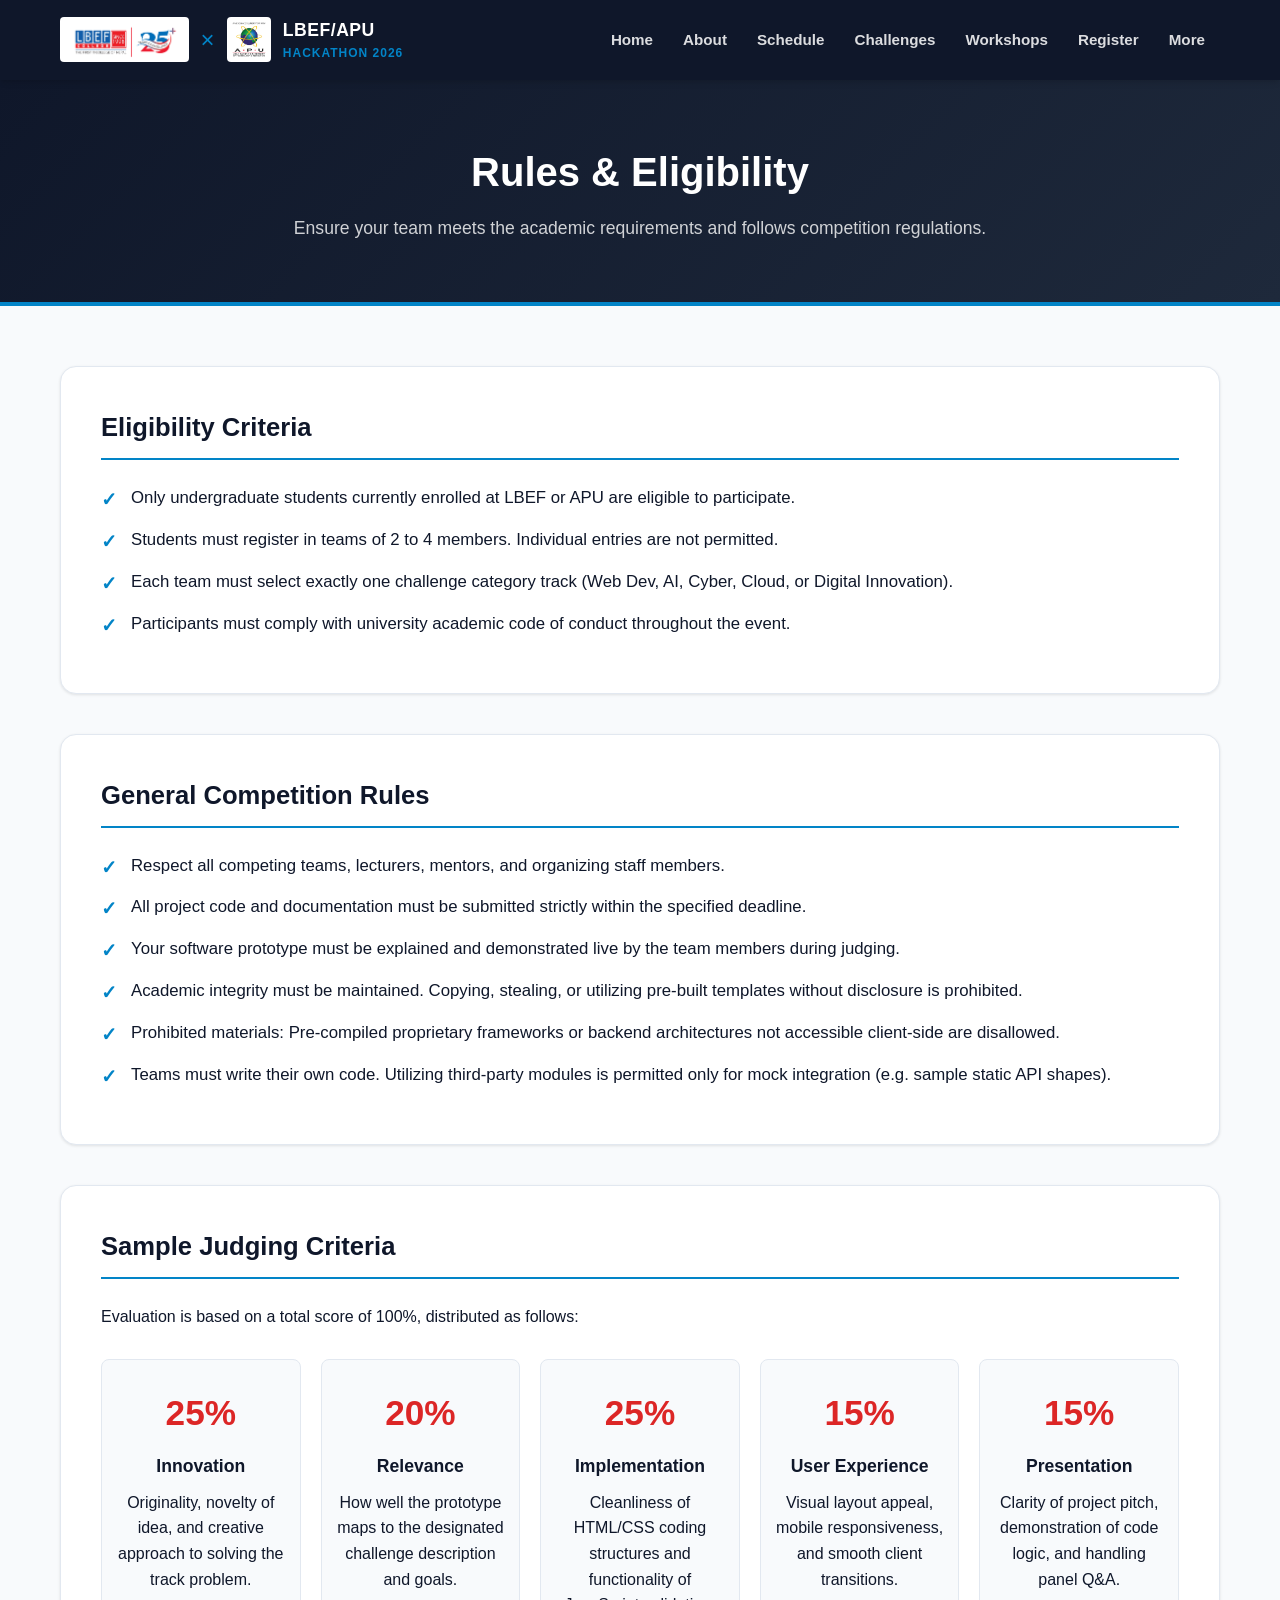
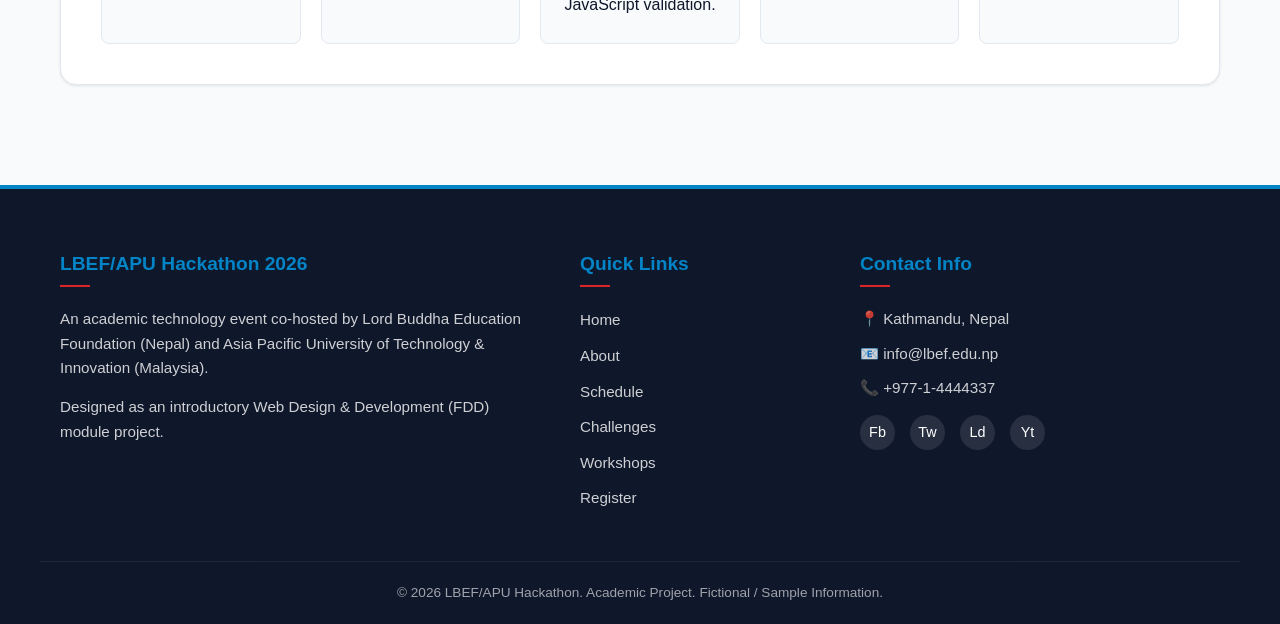
<file: rules.html>
<!DOCTYPE html>
<html lang="en">
<head>
    <meta charset="UTF-8">
    <meta name="viewport" content="width=device-width, initial-scale=1.0">
    <title>Rules & Eligibility | LBEF/APU Hackathon 2026</title>
    <meta name="description" content="Read the official eligibility criteria, competition rules, and judging rubrics for the hackathon.">
    <link rel="stylesheet" href="css/style.css">
</head>
<body>

    <!-- Header Navigation -->
    <header>
        <div class="container header-container">
            <a href="index.html" class="branding" id="brandingLogo">
                <img src="images/logo/lbef_logo.webp" alt="LBEF Logo" class="logo-img">
                <span class="logo-divider">×</span>
                <img src="images/logo/apu_logo.webp" alt="APU Logo" class="logo-img">
                <div class="branding-text">
                    <span class="branding-title">LBEF/APU</span>
                    <span class="branding-subtitle">Hackathon 2026</span>
                </div>
            </a>
            <button class="hamburger" id="hamburgerToggle" aria-label="Toggle Menu">
                <span></span>
                <span></span>
                <span></span>
            </button>
            <ul class="nav-menu" id="navMenu">
                <li class="nav-item"><a href="index.html" class="nav-link" id="nav-home">Home</a></li>
                <li class="nav-item"><a href="about.html" class="nav-link" id="nav-about">About</a></li>
                <li class="nav-item"><a href="schedule.html" class="nav-link" id="nav-schedule">Schedule</a></li>
                <li class="nav-item"><a href="challenges.html" class="nav-link" id="nav-challenges">Challenges</a></li>
                <li class="nav-item"><a href="workshops.html" class="nav-link" id="nav-workshops">Workshops</a></li>
                <li class="nav-item"><a href="register.html" class="nav-link" id="nav-register">Register</a></li>
                <li class="nav-item dropdown">
                    <a href="#" class="nav-link dropdown-toggle">More</a>
                    <ul class="dropdown-menu">
                        <li><a href="rules.html" class="nav-link active" id="nav-rules">Rules</a></li>
                        <li><a href="resources.html" class="nav-link" id="nav-resources">Resources</a></li>
                        <li><a href="gallery.html" class="nav-link" id="nav-gallery">Gallery</a></li>
                        <li><a href="news.html" class="nav-link" id="nav-news">News</a></li>
                        <li><a href="faq.html" class="nav-link" id="nav-faq">FAQ</a></li>
                        <li><a href="contact.html" class="nav-link" id="nav-contact">Contact</a></li>
                        <li><a href="sponsors.html" class="nav-link" id="nav-sponsors">Sponsors</a></li>
                        <li><a href="feedback.html" class="nav-link" id="nav-feedback">Feedback</a></li>
                    </ul>
                </li>
            </ul>
        </div>
    </header>

    <!-- Page Hero Banner -->
    <section class="page-hero">
        <div class="container">
            <h1>Rules & Eligibility</h1>
            <p>Ensure your team meets the academic requirements and follows competition regulations.</p>
        </div>
    </section>

    <!-- Rules & Eligibility Details -->
    <section class="section">
        <div class="container">
            
            <!-- Eligibility Section -->
            <div class="rules-wrapper">
                <h2>Eligibility Criteria</h2>
                <ul class="rules-list">
                    <li>Only undergraduate students currently enrolled at LBEF or APU are eligible to participate.</li>
                    <li>Students must register in teams of 2 to 4 members. Individual entries are not permitted.</li>
                    <li>Each team must select exactly one challenge category track (Web Dev, AI, Cyber, Cloud, or Digital Innovation).</li>
                    <li>Participants must comply with university academic code of conduct throughout the event.</li>
                </ul>
            </div>

            <!-- Event Rules Section -->
            <div class="rules-wrapper">
                <h2>General Competition Rules</h2>
                <ul class="rules-list">
                    <li>Respect all competing teams, lecturers, mentors, and organizing staff members.</li>
                    <li>All project code and documentation must be submitted strictly within the specified deadline.</li>
                    <li>Your software prototype must be explained and demonstrated live by the team members during judging.</li>
                    <li>Academic integrity must be maintained. Copying, stealing, or utilizing pre-built templates without disclosure is prohibited.</li>
                    <li>Prohibited materials: Pre-compiled proprietary frameworks or backend architectures not accessible client-side are disallowed.</li>
                    <li>Teams must write their own code. Utilizing third-party modules is permitted only for mock integration (e.g. sample static API shapes).</li>
                </ul>
            </div>

            <!-- Judging Rubric (Percentage) -->
            <div class="rules-wrapper">
                <h2>Sample Judging Criteria</h2>
                <p>Evaluation is based on a total score of 100%, distributed as follows:</p>
                <div class="judging-criteria-grid">
                    
                    <div class="criteria-card">
                        <span class="criteria-percentage">25%</span>
                        <h3>Innovation</h3>
                        <p>Originality, novelty of idea, and creative approach to solving the track problem.</p>
                    </div>

                    <div class="criteria-card">
                        <span class="criteria-percentage">20%</span>
                        <h3>Relevance</h3>
                        <p>How well the prototype maps to the designated challenge description and goals.</p>
                    </div>

                    <div class="criteria-card">
                        <span class="criteria-percentage">25%</span>
                        <h3>Implementation</h3>
                        <p>Cleanliness of HTML/CSS coding structures and functionality of JavaScript validation.</p>
                    </div>

                    <div class="criteria-card">
                        <span class="criteria-percentage">15%</span>
                        <h3>User Experience</h3>
                        <p>Visual layout appeal, mobile responsiveness, and smooth client transitions.</p>
                    </div>

                    <div class="criteria-card">
                        <span class="criteria-percentage">15%</span>
                        <h3>Presentation</h3>
                        <p>Clarity of project pitch, demonstration of code logic, and handling panel Q&A.</p>
                    </div>

                </div>
            </div>

        </div>
    </section>

    <!-- Footer -->
    <footer>
        <div class="container footer-grid">
            <div class="footer-col footer-about">
                <h3>LBEF/APU Hackathon 2026</h3>
                <p>An academic technology event co-hosted by Lord Buddha Education Foundation (Nepal) and Asia Pacific University of Technology & Innovation (Malaysia).</p>
                <p>Designed as an introductory Web Design & Development (FDD) module project.</p>
            </div>
            <div class="footer-col">
                <h3>Quick Links</h3>
                <ul class="footer-links">
                    <li><a href="index.html">Home</a></li>
                    <li><a href="about.html">About</a></li>
                    <li><a href="schedule.html">Schedule</a></li>
                    <li><a href="challenges.html">Challenges</a></li>
                    <li><a href="workshops.html">Workshops</a></li>
                    <li><a href="register.html">Register</a></li>
                </ul>
            </div>
            <div class="footer-col footer-contact">
                <h3>Contact Info</h3>
                <p>📍 Kathmandu, Nepal</p>
                <p>📧 info@lbef.edu.np</p>
                <p>📞 +977-1-4444337</p>
                <div class="footer-socials">
                    <a href="#" class="social-icon">Fb</a>
                    <a href="#" class="social-icon">Tw</a>
                    <a href="#" class="social-icon">Ld</a>
                    <a href="#" class="social-icon">Yt</a>
                </div>
            </div>
        </div>
        <div class="container footer-bottom">
            <p>&copy; 2026 LBEF/APU Hackathon. Academic Project. Fictional / Sample Information.</p>
        </div>
    </footer>

    <script src="js/script.js"></script>
</body>
</html>
</file>
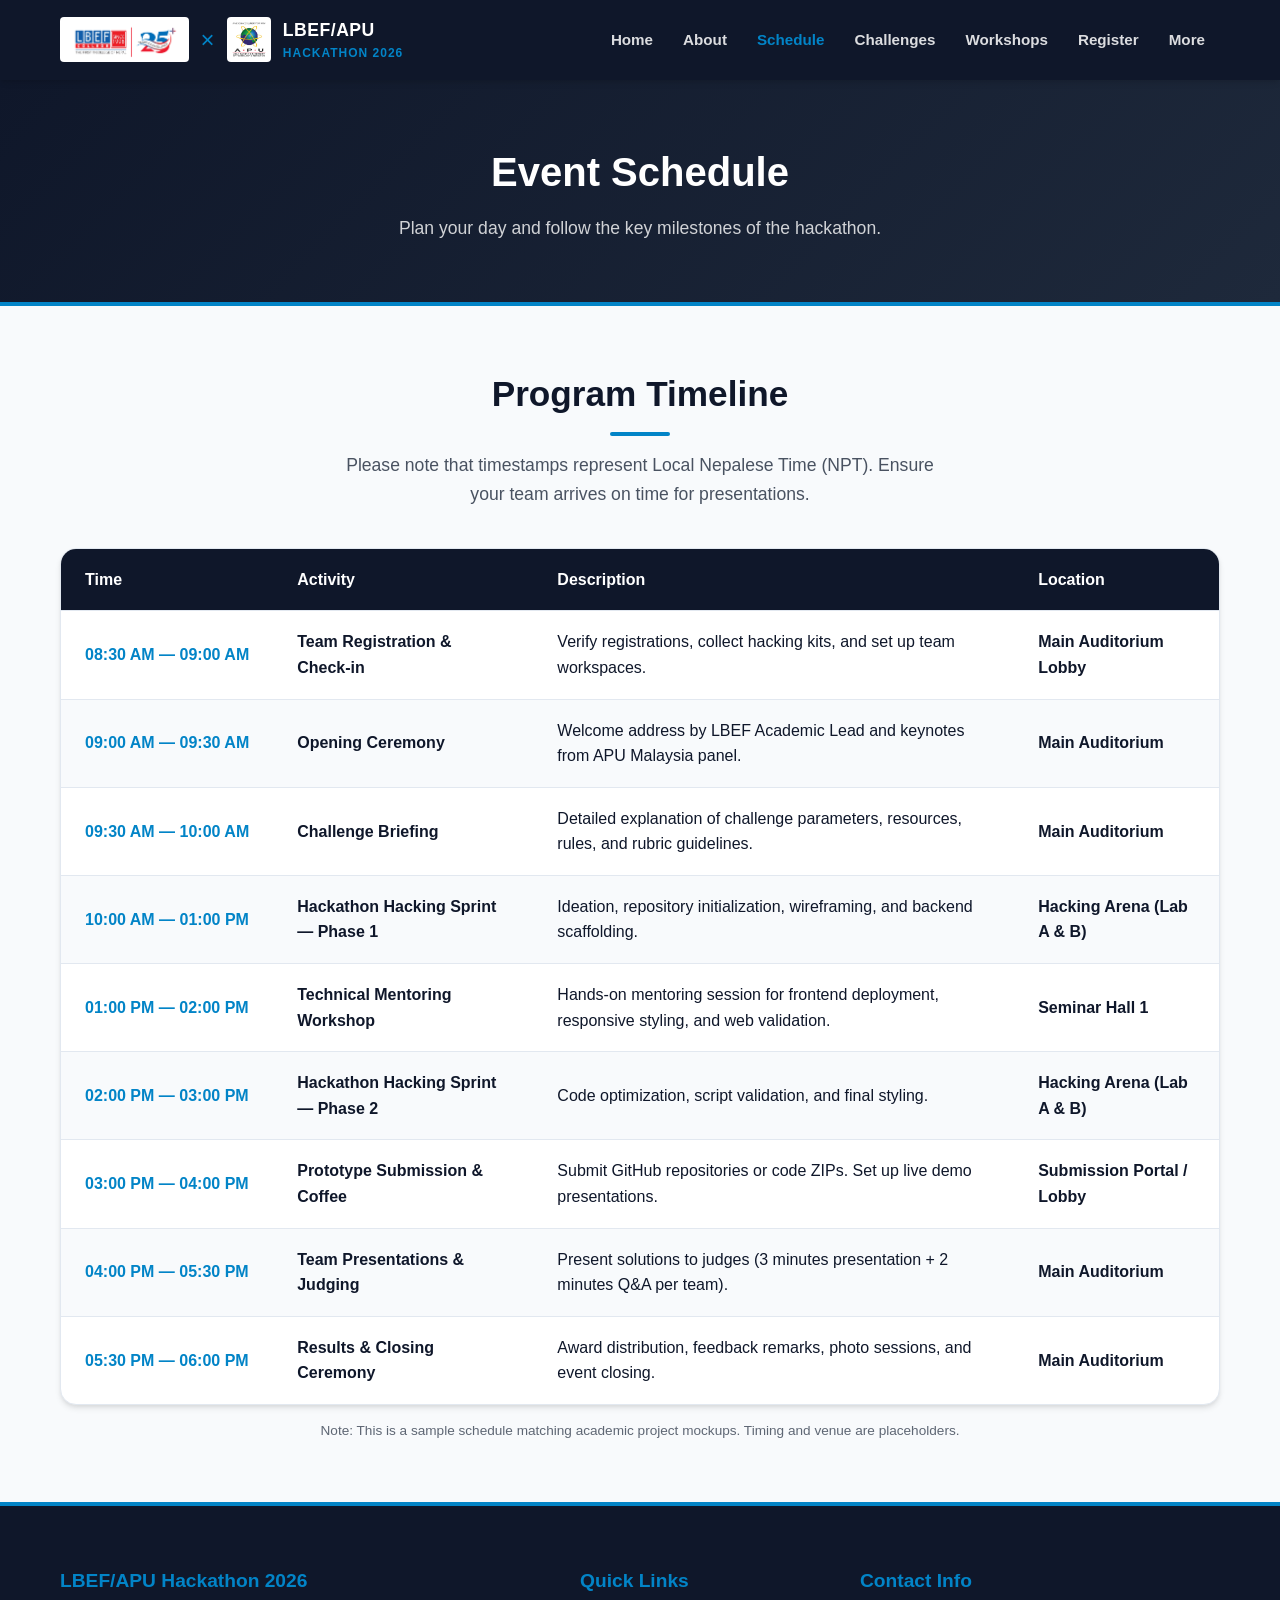
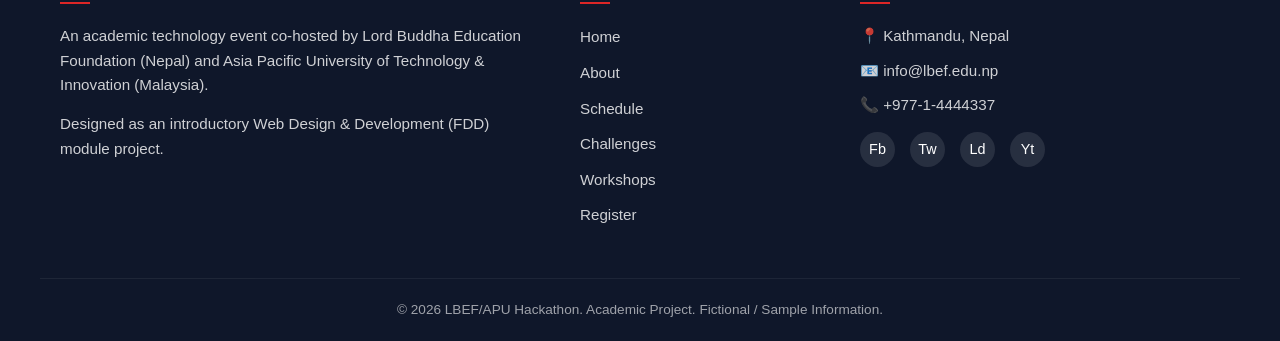
<file: schedule.html>
<!DOCTYPE html>
<html lang="en">
<head>
    <meta charset="UTF-8">
    <meta name="viewport" content="width=device-width, initial-scale=1.0">
    <title>Schedule | LBEF/APU Hackathon 2026</title>
    <meta name="description" content="View the full event timeline and program schedule for LBEF/APU Hackathon 2026.">
    <link rel="stylesheet" href="css/style.css">
</head>
<body>

    <!-- Header Navigation -->
    <header>
        <div class="container header-container">
            <a href="index.html" class="branding" id="brandingLogo">
                <img src="images/logo/lbef_logo.webp" alt="LBEF Logo" class="logo-img">
                <span class="logo-divider">×</span>
                <img src="images/logo/apu_logo.webp" alt="APU Logo" class="logo-img">
                <div class="branding-text">
                    <span class="branding-title">LBEF/APU</span>
                    <span class="branding-subtitle">Hackathon 2026</span>
                </div>
            </a>
            <button class="hamburger" id="hamburgerToggle" aria-label="Toggle Menu">
                <span></span>
                <span></span>
                <span></span>
            </button>
            <ul class="nav-menu" id="navMenu">
                <li class="nav-item"><a href="index.html" class="nav-link" id="nav-home">Home</a></li>
                <li class="nav-item"><a href="about.html" class="nav-link" id="nav-about">About</a></li>
                <li class="nav-item"><a href="schedule.html" class="nav-link active" id="nav-schedule">Schedule</a></li>
                <li class="nav-item"><a href="challenges.html" class="nav-link" id="nav-challenges">Challenges</a></li>
                <li class="nav-item"><a href="workshops.html" class="nav-link" id="nav-workshops">Workshops</a></li>
                <li class="nav-item"><a href="register.html" class="nav-link" id="nav-register">Register</a></li>
                <li class="nav-item dropdown">
                    <a href="#" class="nav-link dropdown-toggle">More</a>
                    <ul class="dropdown-menu">
                        <li><a href="rules.html" class="nav-link" id="nav-rules">Rules</a></li>
                        <li><a href="resources.html" class="nav-link" id="nav-resources">Resources</a></li>
                        <li><a href="gallery.html" class="nav-link" id="nav-gallery">Gallery</a></li>
                        <li><a href="news.html" class="nav-link" id="nav-news">News</a></li>
                        <li><a href="faq.html" class="nav-link" id="nav-faq">FAQ</a></li>
                        <li><a href="contact.html" class="nav-link" id="nav-contact">Contact</a></li>
                        <li><a href="sponsors.html" class="nav-link" id="nav-sponsors">Sponsors</a></li>
                        <li><a href="feedback.html" class="nav-link" id="nav-feedback">Feedback</a></li>
                    </ul>
                </li>
            </ul>
        </div>
    </header>

    <!-- Page Hero Banner -->
    <section class="page-hero">
        <div class="container">
            <h1>Event Schedule</h1>
            <p>Plan your day and follow the key milestones of the hackathon.</p>
        </div>
    </section>

    <!-- Schedule Table Section -->
    <section class="section">
        <div class="container">
            <h2 class="section-title">Program Timeline</h2>
            <p class="section-subtitle">Please note that timestamps represent Local Nepalese Time (NPT). Ensure your team arrives on time for presentations.</p>
            
            <div class="table-responsive">
                <table>
                    <thead>
                        <tr>
                            <th>Time</th>
                            <th>Activity</th>
                            <th>Description</th>
                            <th>Location</th>
                        </tr>
                    </thead>
                    <tbody>
                        <tr>
                            <td class="time">08:30 AM — 09:00 AM</td>
                            <td><strong>Team Registration & Check-in</strong></td>
                            <td>Verify registrations, collect hacking kits, and set up team workspaces.</td>
                            <td class="location">Main Auditorium Lobby</td>
                        </tr>
                        <tr>
                            <td class="time">09:00 AM — 09:30 AM</td>
                            <td><strong>Opening Ceremony</strong></td>
                            <td>Welcome address by LBEF Academic Lead and keynotes from APU Malaysia panel.</td>
                            <td class="location">Main Auditorium</td>
                        </tr>
                        <tr>
                            <td class="time">09:30 AM — 10:00 AM</td>
                            <td><strong>Challenge Briefing</strong></td>
                            <td>Detailed explanation of challenge parameters, resources, rules, and rubric guidelines.</td>
                            <td class="location">Main Auditorium</td>
                        </tr>
                        <tr>
                            <td class="time">10:00 AM — 01:00 PM</td>
                            <td><strong>Hackathon Hacking Sprint — Phase 1</strong></td>
                            <td>Ideation, repository initialization, wireframing, and backend scaffolding.</td>
                            <td class="location">Hacking Arena (Lab A & B)</td>
                        </tr>
                        <tr>
                            <td class="time">01:00 PM — 02:00 PM</td>
                            <td><strong>Technical Mentoring Workshop</strong></td>
                            <td>Hands-on mentoring session for frontend deployment, responsive styling, and web validation.</td>
                            <td class="location">Seminar Hall 1</td>
                        </tr>
                        <tr>
                            <td class="time">02:00 PM — 03:00 PM</td>
                            <td><strong>Hackathon Hacking Sprint — Phase 2</strong></td>
                            <td>Code optimization, script validation, and final styling.</td>
                            <td class="location">Hacking Arena (Lab A & B)</td>
                        </tr>
                        <tr>
                            <td class="time">03:00 PM — 04:00 PM</td>
                            <td><strong>Prototype Submission & Coffee</strong></td>
                            <td>Submit GitHub repositories or code ZIPs. Set up live demo presentations.</td>
                            <td class="location">Submission Portal / Lobby</td>
                        </tr>
                        <tr>
                            <td class="time">04:00 PM — 05:30 PM</td>
                            <td><strong>Team Presentations & Judging</strong></td>
                            <td>Present solutions to judges (3 minutes presentation + 2 minutes Q&A per team).</td>
                            <td class="location">Main Auditorium</td>
                        </tr>
                        <tr>
                            <td class="time">05:30 PM — 06:00 PM</td>
                            <td><strong>Results & Closing Ceremony</strong></td>
                            <td>Award distribution, feedback remarks, photo sessions, and event closing.</td>
                            <td class="location">Main Auditorium</td>
                        </tr>
                    </tbody>
                </table>
            </div>
            
            <p class="demo-note">Note: This is a sample schedule matching academic project mockups. Timing and venue are placeholders.</p>
        </div>
    </section>

    <!-- Footer -->
    <footer>
        <div class="container footer-grid">
            <div class="footer-col footer-about">
                <h3>LBEF/APU Hackathon 2026</h3>
                <p>An academic technology event co-hosted by Lord Buddha Education Foundation (Nepal) and Asia Pacific University of Technology & Innovation (Malaysia).</p>
                <p>Designed as an introductory Web Design & Development (FDD) module project.</p>
            </div>
            <div class="footer-col">
                <h3>Quick Links</h3>
                <ul class="footer-links">
                    <li><a href="index.html">Home</a></li>
                    <li><a href="about.html">About</a></li>
                    <li><a href="schedule.html">Schedule</a></li>
                    <li><a href="challenges.html">Challenges</a></li>
                    <li><a href="workshops.html">Workshops</a></li>
                    <li><a href="register.html">Register</a></li>
                </ul>
            </div>
            <div class="footer-col footer-contact">
                <h3>Contact Info</h3>
                <p>📍 Kathmandu, Nepal</p>
                <p>📧 info@lbef.edu.np</p>
                <p>📞 +977-1-4444337</p>
                <div class="footer-socials">
                    <a href="#" class="social-icon">Fb</a>
                    <a href="#" class="social-icon">Tw</a>
                    <a href="#" class="social-icon">Ld</a>
                    <a href="#" class="social-icon">Yt</a>
                </div>
            </div>
        </div>
        <div class="container footer-bottom">
            <p>&copy; 2026 LBEF/APU Hackathon. Academic Project. Fictional / Sample Information.</p>
        </div>
    </footer>

    <script src="js/script.js"></script>
</body>
</html>
</file>
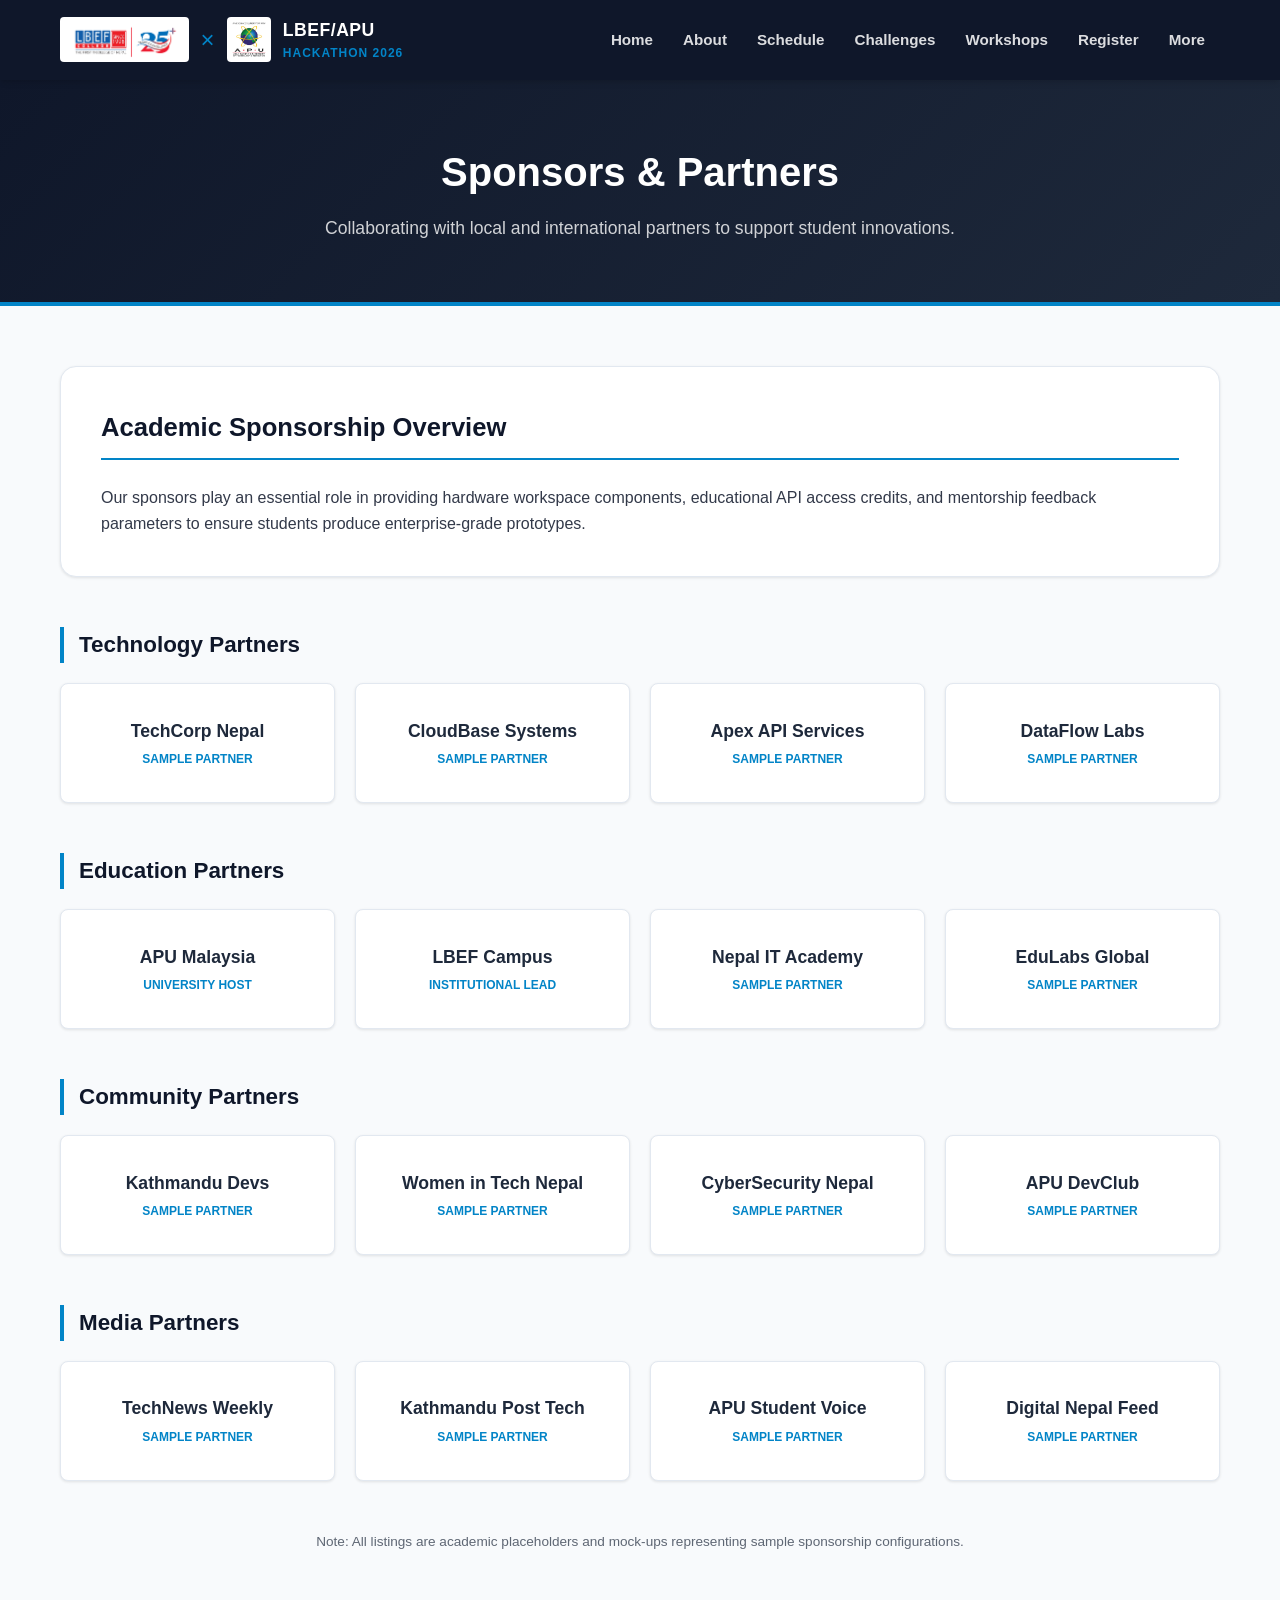
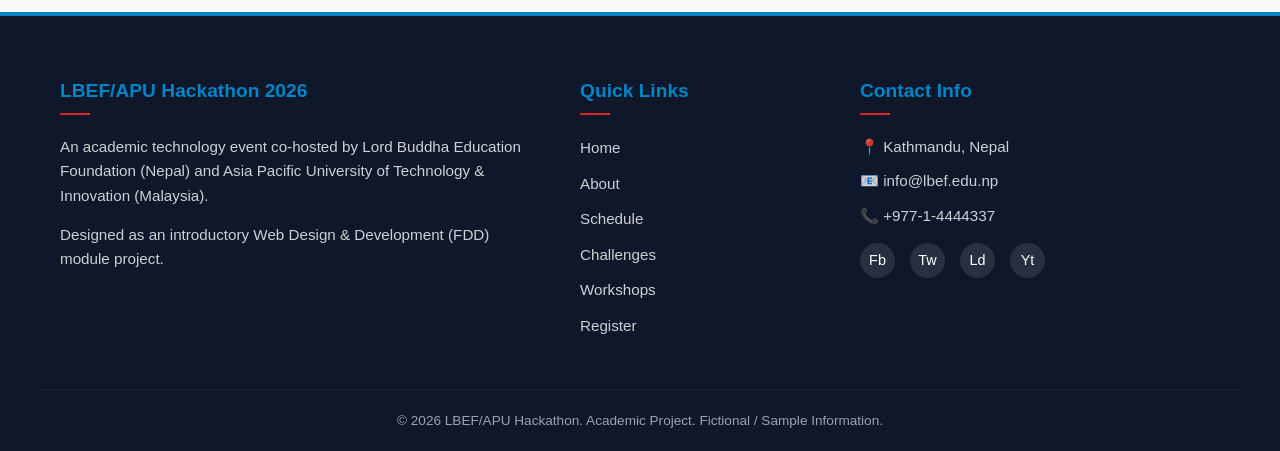
<file: sponsors.html>
<!DOCTYPE html>
<html lang="en">
<head>
    <meta charset="UTF-8">
    <meta name="viewport" content="width=device-width, initial-scale=1.0">
    <title>Sponsors & Partners | LBEF/APU Hackathon 2026</title>
    <meta name="description" content="View the sponsors, educational partners, and media collaborators of the LBEF/APU Hackathon 2026.">
    <link rel="stylesheet" href="css/style.css">
</head>
<body>

    <!-- Header Navigation -->
    <header>
        <div class="container header-container">
            <a href="index.html" class="branding" id="brandingLogo">
                <img src="images/logo/lbef_logo.webp" alt="LBEF Logo" class="logo-img">
                <span class="logo-divider">×</span>
                <img src="images/logo/apu_logo.webp" alt="APU Logo" class="logo-img">
                <div class="branding-text">
                    <span class="branding-title">LBEF/APU</span>
                    <span class="branding-subtitle">Hackathon 2026</span>
                </div>
            </a>
            <button class="hamburger" id="hamburgerToggle" aria-label="Toggle Menu">
                <span></span>
                <span></span>
                <span></span>
            </button>
            <ul class="nav-menu" id="navMenu">
                <li class="nav-item"><a href="index.html" class="nav-link" id="nav-home">Home</a></li>
                <li class="nav-item"><a href="about.html" class="nav-link" id="nav-about">About</a></li>
                <li class="nav-item"><a href="schedule.html" class="nav-link" id="nav-schedule">Schedule</a></li>
                <li class="nav-item"><a href="challenges.html" class="nav-link" id="nav-challenges">Challenges</a></li>
                <li class="nav-item"><a href="workshops.html" class="nav-link" id="nav-workshops">Workshops</a></li>
                <li class="nav-item"><a href="register.html" class="nav-link" id="nav-register">Register</a></li>
                <li class="nav-item dropdown">
                    <a href="#" class="nav-link dropdown-toggle">More</a>
                    <ul class="dropdown-menu">
                        <li><a href="rules.html" class="nav-link" id="nav-rules">Rules</a></li>
                        <li><a href="resources.html" class="nav-link" id="nav-resources">Resources</a></li>
                        <li><a href="gallery.html" class="nav-link" id="nav-gallery">Gallery</a></li>
                        <li><a href="news.html" class="nav-link" id="nav-news">News</a></li>
                        <li><a href="faq.html" class="nav-link" id="nav-faq">FAQ</a></li>
                        <li><a href="contact.html" class="nav-link" id="nav-contact">Contact</a></li>
                        <li><a href="sponsors.html" class="nav-link active" id="nav-sponsors">Sponsors</a></li>
                        <li><a href="feedback.html" class="nav-link" id="nav-feedback">Feedback</a></li>
                    </ul>
                </li>
            </ul>
        </div>
    </header>

    <!-- Page Hero Banner -->
    <section class="page-hero">
        <div class="container">
            <h1>Sponsors & Partners</h1>
            <p>Collaborating with local and international partners to support student innovations.</p>
        </div>
    </section>

    <!-- Sponsors Grid Section -->
    <section class="section">
        <div class="container">
            
            <div class="rules-wrapper" style="margin-bottom: 50px;">
                <h2>Academic Sponsorship Overview</h2>
                <p style="opacity: 0.85; line-height: 1.6;">Our sponsors play an essential role in providing hardware workspace components, educational API access credits, and mentorship feedback parameters to ensure students produce enterprise-grade prototypes.</p>
            </div>

            <!-- Technology Partners -->
            <div class="sponsor-section">
                <h3 class="sponsor-tier-title">Technology Partners</h3>
                <div class="sponsor-grid">
                    <div class="sponsor-card">
                        <span class="sponsor-name">TechCorp Nepal</span>
                        <span class="sponsor-type">Sample Partner</span>
                    </div>
                    <div class="sponsor-card">
                        <span class="sponsor-name">CloudBase Systems</span>
                        <span class="sponsor-type">Sample Partner</span>
                    </div>
                    <div class="sponsor-card">
                        <span class="sponsor-name">Apex API Services</span>
                        <span class="sponsor-type">Sample Partner</span>
                    </div>
                    <div class="sponsor-card">
                        <span class="sponsor-name">DataFlow Labs</span>
                        <span class="sponsor-type">Sample Partner</span>
                    </div>
                </div>
            </div>

            <!-- Education Partners -->
            <div class="sponsor-section">
                <h3 class="sponsor-tier-title">Education Partners</h3>
                <div class="sponsor-grid">
                    <div class="sponsor-card">
                        <span class="sponsor-name">APU Malaysia</span>
                        <span class="sponsor-type">University Host</span>
                    </div>
                    <div class="sponsor-card">
                        <span class="sponsor-name">LBEF Campus</span>
                        <span class="sponsor-type">Institutional Lead</span>
                    </div>
                    <div class="sponsor-card">
                        <span class="sponsor-name">Nepal IT Academy</span>
                        <span class="sponsor-type">Sample Partner</span>
                    </div>
                    <div class="sponsor-card">
                        <span class="sponsor-name">EduLabs Global</span>
                        <span class="sponsor-type">Sample Partner</span>
                    </div>
                </div>
            </div>

            <!-- Community Partners -->
            <div class="sponsor-section">
                <h3 class="sponsor-tier-title">Community Partners</h3>
                <div class="sponsor-grid">
                    <div class="sponsor-card">
                        <span class="sponsor-name">Kathmandu Devs</span>
                        <span class="sponsor-type">Sample Partner</span>
                    </div>
                    <div class="sponsor-card">
                        <span class="sponsor-name">Women in Tech Nepal</span>
                        <span class="sponsor-type">Sample Partner</span>
                    </div>
                    <div class="sponsor-card">
                        <span class="sponsor-name">CyberSecurity Nepal</span>
                        <span class="sponsor-type">Sample Partner</span>
                    </div>
                    <div class="sponsor-card">
                        <span class="sponsor-name">APU DevClub</span>
                        <span class="sponsor-type">Sample Partner</span>
                    </div>
                </div>
            </div>

            <!-- Media Partners -->
            <div class="sponsor-section">
                <h3 class="sponsor-tier-title">Media Partners</h3>
                <div class="sponsor-grid">
                    <div class="sponsor-card">
                        <span class="sponsor-name">TechNews Weekly</span>
                        <span class="sponsor-type">Sample Partner</span>
                    </div>
                    <div class="sponsor-card">
                        <span class="sponsor-name">Kathmandu Post Tech</span>
                        <span class="sponsor-type">Sample Partner</span>
                    </div>
                    <div class="sponsor-card">
                        <span class="sponsor-name">APU Student Voice</span>
                        <span class="sponsor-type">Sample Partner</span>
                    </div>
                    <div class="sponsor-card">
                        <span class="sponsor-name">Digital Nepal Feed</span>
                        <span class="sponsor-type">Sample Partner</span>
                    </div>
                </div>
            </div>

            <p class="demo-note">Note: All listings are academic placeholders and mock-ups representing sample sponsorship configurations.</p>
        </div>
    </section>

    <!-- Footer -->
    <footer>
        <div class="container footer-grid">
            <div class="footer-col footer-about">
                <h3>LBEF/APU Hackathon 2026</h3>
                <p>An academic technology event co-hosted by Lord Buddha Education Foundation (Nepal) and Asia Pacific University of Technology & Innovation (Malaysia).</p>
                <p>Designed as an introductory Web Design & Development (FDD) module project.</p>
            </div>
            <div class="footer-col">
                <h3>Quick Links</h3>
                <ul class="footer-links">
                    <li><a href="index.html">Home</a></li>
                    <li><a href="about.html">About</a></li>
                    <li><a href="schedule.html">Schedule</a></li>
                    <li><a href="challenges.html">Challenges</a></li>
                    <li><a href="workshops.html">Workshops</a></li>
                    <li><a href="register.html">Register</a></li>
                </ul>
            </div>
            <div class="footer-col footer-contact">
                <h3>Contact Info</h3>
                <p>📍 Kathmandu, Nepal</p>
                <p>📧 info@lbef.edu.np</p>
                <p>📞 +977-1-4444337</p>
                <div class="footer-socials">
                    <a href="#" class="social-icon">Fb</a>
                    <a href="#" class="social-icon">Tw</a>
                    <a href="#" class="social-icon">Ld</a>
                    <a href="#" class="social-icon">Yt</a>
                </div>
            </div>
        </div>
        <div class="container footer-bottom">
            <p>&copy; 2026 LBEF/APU Hackathon. Academic Project. Fictional / Sample Information.</p>
        </div>
    </footer>

    <script src="js/script.js"></script>
</body>
</html>
</file>
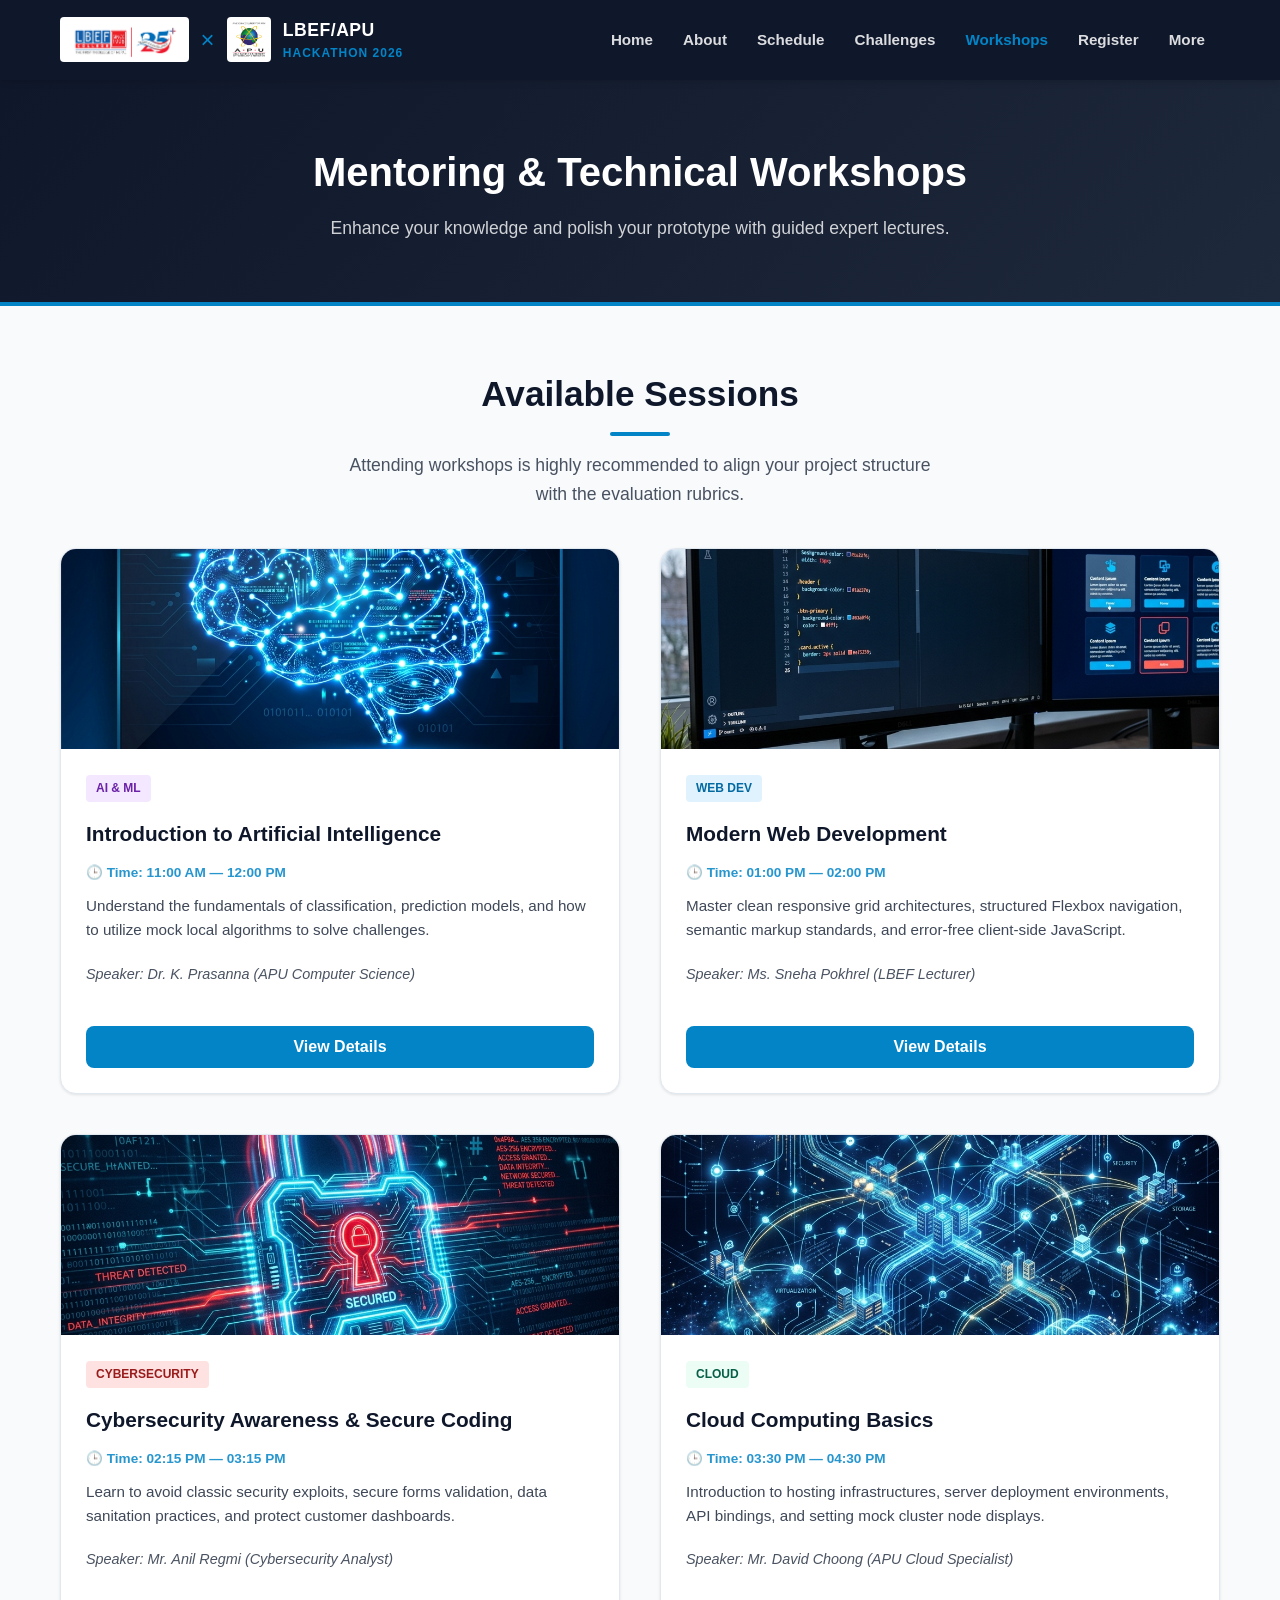
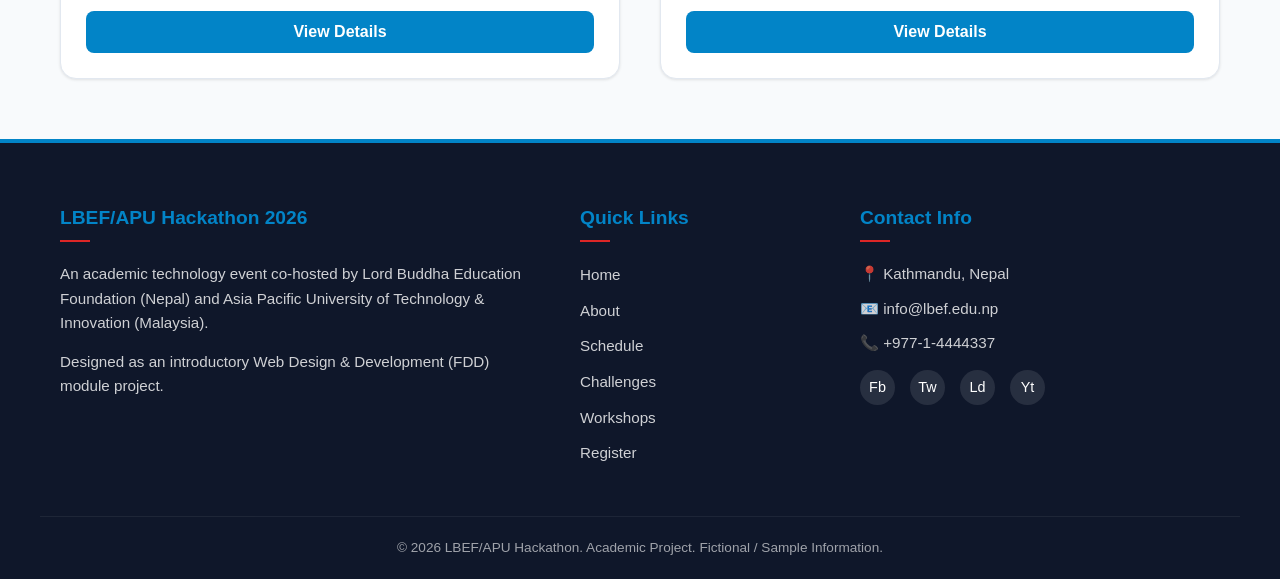
<file: workshops.html>
<!DOCTYPE html>
<html lang="en">
<head>
    <meta charset="UTF-8">
    <meta name="viewport" content="width=device-width, initial-scale=1.0">
    <title>Workshops | LBEF/APU Hackathon 2026</title>
    <meta name="description" content="Explore expert-led technology workshops and seminars hosted during the hackathon.">
    <link rel="stylesheet" href="css/style.css">
</head>
<body>

    <!-- Header Navigation -->
    <header>
        <div class="container header-container">
            <a href="index.html" class="branding" id="brandingLogo">
                <img src="images/logo/lbef_logo.webp" alt="LBEF Logo" class="logo-img">
                <span class="logo-divider">×</span>
                <img src="images/logo/apu_logo.webp" alt="APU Logo" class="logo-img">
                <div class="branding-text">
                    <span class="branding-title">LBEF/APU</span>
                    <span class="branding-subtitle">Hackathon 2026</span>
                </div>
            </a>
            <button class="hamburger" id="hamburgerToggle" aria-label="Toggle Menu">
                <span></span>
                <span></span>
                <span></span>
            </button>
            <ul class="nav-menu" id="navMenu">
                <li class="nav-item"><a href="index.html" class="nav-link" id="nav-home">Home</a></li>
                <li class="nav-item"><a href="about.html" class="nav-link" id="nav-about">About</a></li>
                <li class="nav-item"><a href="schedule.html" class="nav-link" id="nav-schedule">Schedule</a></li>
                <li class="nav-item"><a href="challenges.html" class="nav-link" id="nav-challenges">Challenges</a></li>
                <li class="nav-item"><a href="workshops.html" class="nav-link active" id="nav-workshops">Workshops</a></li>
                <li class="nav-item"><a href="register.html" class="nav-link" id="nav-register">Register</a></li>
                <li class="nav-item dropdown">
                    <a href="#" class="nav-link dropdown-toggle">More</a>
                    <ul class="dropdown-menu">
                        <li><a href="rules.html" class="nav-link" id="nav-rules">Rules</a></li>
                        <li><a href="resources.html" class="nav-link" id="nav-resources">Resources</a></li>
                        <li><a href="gallery.html" class="nav-link" id="nav-gallery">Gallery</a></li>
                        <li><a href="news.html" class="nav-link" id="nav-news">News</a></li>
                        <li><a href="faq.html" class="nav-link" id="nav-faq">FAQ</a></li>
                        <li><a href="contact.html" class="nav-link" id="nav-contact">Contact</a></li>
                        <li><a href="sponsors.html" class="nav-link" id="nav-sponsors">Sponsors</a></li>
                        <li><a href="feedback.html" class="nav-link" id="nav-feedback">Feedback</a></li>
                    </ul>
                </li>
            </ul>
        </div>
    </header>

    <!-- Page Hero Banner -->
    <section class="page-hero">
        <div class="container">
            <h1>Mentoring & Technical Workshops</h1>
            <p>Enhance your knowledge and polish your prototype with guided expert lectures.</p>
        </div>
    </section>

    <!-- Workshops Section -->
    <section class="section">
        <div class="container">
            <h2 class="section-title">Available Sessions</h2>
            <p class="section-subtitle">Attending workshops is highly recommended to align your project structure with the evaluation rubrics.</p>
            
            <div class="grid-2">
                
                <!-- Workshop 1: AI -->
                <div class="card" style="display: flex; flex-direction: column; height: 100%;">
                    <div class="card-img">
                        <img src="images/workshops/ai.png" alt="AI Neural Network">
                    </div>
                    <div class="card-body" style="display: flex; flex-direction: column; flex-grow: 1; justify-content: space-between;">
                        <div>
                            <span class="card-tag tag-ai">AI & ML</span>
                            <h3>Introduction to Artificial Intelligence</h3>
                            <p style="font-size: 0.85rem; color: var(--secondary); font-weight: 700; margin-bottom: 10px;">🕒 Time: 11:00 AM — 12:00 PM</p>
                            <p>Understand the fundamentals of classification, prediction models, and how to utilize mock local algorithms to solve challenges.</p>
                            <p style="font-style: italic; font-size: 0.9rem; opacity: 0.8; margin-top: 10px;">Speaker: Dr. K. Prasanna (APU Computer Science)</p>
                        </div>
                        <button class="btn btn-primary" style="margin-top: 20px; width: 100%;" onclick="alert('Session location: Seminar Hall A')">View Details</button>
                    </div>
                </div>

                <!-- Workshop 2: Web Dev -->
                <div class="card" style="display: flex; flex-direction: column; height: 100%;">
                    <div class="card-img">
                        <img src="images/workshops/web.png" alt="Code editor screen">
                    </div>
                    <div class="card-body" style="display: flex; flex-direction: column; flex-grow: 1; justify-content: space-between;">
                        <div>
                            <span class="card-tag tag-web">Web Dev</span>
                            <h3>Modern Web Development</h3>
                            <p style="font-size: 0.85rem; color: var(--secondary); font-weight: 700; margin-bottom: 10px;">🕒 Time: 01:00 PM — 02:00 PM</p>
                            <p>Master clean responsive grid architectures, structured Flexbox navigation, semantic markup standards, and error-free client-side JavaScript.</p>
                            <p style="font-style: italic; font-size: 0.9rem; opacity: 0.8; margin-top: 10px;">Speaker: Ms. Sneha Pokhrel (LBEF Lecturer)</p>
                        </div>
                        <button class="btn btn-primary" style="margin-top: 20px; width: 100%;" onclick="alert('Session location: Main Computing Lab')">View Details</button>
                    </div>
                </div>

                <!-- Workshop 3: Cybersecurity -->
                <div class="card" style="display: flex; flex-direction: column; height: 100%;">
                    <div class="card-img">
                        <img src="images/workshops/cyber.png" alt="Digital security key lock">
                    </div>
                    <div class="card-body" style="display: flex; flex-direction: column; flex-grow: 1; justify-content: space-between;">
                        <div>
                            <span class="card-tag tag-cyber">Cybersecurity</span>
                            <h3>Cybersecurity Awareness & Secure Coding</h3>
                            <p style="font-size: 0.85rem; color: var(--secondary); font-weight: 700; margin-bottom: 10px;">🕒 Time: 02:15 PM — 03:15 PM</p>
                            <p>Learn to avoid classic security exploits, secure forms validation, data sanitation practices, and protect customer dashboards.</p>
                            <p style="font-style: italic; font-size: 0.9rem; opacity: 0.8; margin-top: 10px;">Speaker: Mr. Anil Regmi (Cybersecurity Analyst)</p>
                        </div>
                        <button class="btn btn-primary" style="margin-top: 20px; width: 100%;" onclick="alert('Session location: Lab B')">View Details</button>
                    </div>
                </div>

                <!-- Workshop 4: Cloud Computing -->
                <div class="card" style="display: flex; flex-direction: column; height: 100%;">
                    <div class="card-img">
                        <img src="images/workshops/cloud.png" alt="Cloud networking nodes">
                    </div>
                    <div class="card-body" style="display: flex; flex-direction: column; flex-grow: 1; justify-content: space-between;">
                        <div>
                            <span class="card-tag tag-cloud">Cloud</span>
                            <h3>Cloud Computing Basics</h3>
                            <p style="font-size: 0.85rem; color: var(--secondary); font-weight: 700; margin-bottom: 10px;">🕒 Time: 03:30 PM — 04:30 PM</p>
                            <p>Introduction to hosting infrastructures, server deployment environments, API bindings, and setting mock cluster node displays.</p>
                            <p style="font-style: italic; font-size: 0.9rem; opacity: 0.8; margin-top: 10px;">Speaker: Mr. David Choong (APU Cloud Specialist)</p>
                        </div>
                        <button class="btn btn-primary" style="margin-top: 20px; width: 100%;" onclick="alert('Session location: Seminar Hall B')">View Details</button>
                    </div>
                </div>

            </div>
        </div>
    </section>

    <!-- Footer -->
    <footer>
        <div class="container footer-grid">
            <div class="footer-col footer-about">
                <h3>LBEF/APU Hackathon 2026</h3>
                <p>An academic technology event co-hosted by Lord Buddha Education Foundation (Nepal) and Asia Pacific University of Technology & Innovation (Malaysia).</p>
                <p>Designed as an introductory Web Design & Development (FDD) module project.</p>
            </div>
            <div class="footer-col">
                <h3>Quick Links</h3>
                <ul class="footer-links">
                    <li><a href="index.html">Home</a></li>
                    <li><a href="about.html">About</a></li>
                    <li><a href="schedule.html">Schedule</a></li>
                    <li><a href="challenges.html">Challenges</a></li>
                    <li><a href="workshops.html">Workshops</a></li>
                    <li><a href="register.html">Register</a></li>
                </ul>
            </div>
            <div class="footer-col footer-contact">
                <h3>Contact Info</h3>
                <p>📍 Kathmandu, Nepal</p>
                <p>📧 info@lbef.edu.np</p>
                <p>📞 +977-1-4444337</p>
                <div class="footer-socials">
                    <a href="#" class="social-icon">Fb</a>
                    <a href="#" class="social-icon">Tw</a>
                    <a href="#" class="social-icon">Ld</a>
                    <a href="#" class="social-icon">Yt</a>
                </div>
            </div>
        </div>
        <div class="container footer-bottom">
            <p>&copy; 2026 LBEF/APU Hackathon. Academic Project. Fictional / Sample Information.</p>
        </div>
    </footer>

    <script src="js/script.js"></script>
</body>
</html>
</file>
<file: css/style.css>
/* ==========================================================================
   LBEF/APU Hackathon 2026 - Main Stylesheet
   Designed as an academic but highly polished introductory FDD project.
   ========================================================================== */

/* --------------------------------------------------------------------------
   1. Design System & CSS Variables
   -------------------------------------------------------------------------- */
:root {
    /* Color Palette */
    --primary: #0F172A;       /* Deep Dark Navy */
    --secondary: #0284C7;     /* APU-style Vibrant Blue */
    --secondary-hover: #0369A1;
    --accent: #DC2626;        /* LBEF-style Accent Red */
    --accent-hover: #B91C1C;
    --accent-light: #FEE2E2;  /* Light red for alerts/badges */
    --light: #F8FAFC;         /* Light Grey Background */
    --white: #FFFFFF;
    --dark: #1E293B;          /* Charcoal text / dark sections */
    --border-color: #E2E8F0;  /* Subtle borders */
    
    /* Typography */
    --font-primary: 'Segoe UI', Tahoma, Geneva, Verdana, sans-serif;
    
    /* Layout & Spacing */
    --max-width: 1200px;
    --border-radius: 8px;
    --border-radius-lg: 16px;
    --transition-fast: 0.2s ease;
    --transition-normal: 0.3s ease;
    
    /* Shadows */
    --shadow-sm: 0 1px 3px rgba(0, 0, 0, 0.1);
    --shadow-md: 0 4px 6px -1px rgba(0, 0, 0, 0.1), 0 2px 4px -1px rgba(0, 0, 0, 0.06);
    --shadow-lg: 0 10px 15px -3px rgba(0, 0, 0, 0.1), 0 4px 6px -2px rgba(0, 0, 0, 0.05);
}

/* --------------------------------------------------------------------------
   2. Reset & Global Styles
   -------------------------------------------------------------------------- */
* {
    margin: 0;
    padding: 0;
    box-sizing: border-box;
}

body {
    font-family: var(--font-primary);
    background-color: var(--light);
    color: var(--primary);
    line-height: 1.6;
    overflow-x: hidden;
}

a {
    color: inherit;
    text-decoration: none;
}

img {
    max-width: 100%;
    height: auto;
    display: block;
}

/* Containers */
.container {
    width: 100%;
    max-width: var(--max-width);
    margin: 0 auto;
    padding: 0 20px;
}

.section {
    padding: 60px 0;
}

.section-title {
    text-align: center;
    font-size: 2.2rem;
    font-weight: 700;
    color: var(--primary);
    margin-bottom: 15px;
    position: relative;
}

.section-title::after {
    content: '';
    display: block;
    width: 60px;
    height: 4px;
    background-color: var(--secondary);
    margin: 10px auto 0 auto;
    border-radius: 2px;
}

.section-subtitle {
    text-align: center;
    font-size: 1.1rem;
    color: var(--dark);
    max-width: 600px;
    margin: 0 auto 40px auto;
    opacity: 0.8;
}

/* Buttons */
.btn {
    display: inline-block;
    padding: 12px 28px;
    font-size: 1rem;
    font-weight: 600;
    border-radius: var(--border-radius);
    text-align: center;
    cursor: pointer;
    transition: var(--transition-fast);
    border: none;
}

.btn-primary {
    background-color: var(--secondary);
    color: var(--white);
}

.btn-primary:hover {
    background-color: var(--secondary-hover);
    transform: translateY(-2px);
}

.btn-accent {
    background-color: var(--accent);
    color: var(--white);
}

.btn-accent:hover {
    background-color: var(--accent-hover);
    transform: translateY(-2px);
}

.btn-outline {
    background-color: transparent;
    color: var(--secondary);
    border: 2px solid var(--secondary);
}

.btn-outline:hover {
    background-color: var(--secondary);
    color: var(--white);
    transform: translateY(-2px);
}

/* --------------------------------------------------------------------------
   3. Header & Navigation (Desktop & Mobile)
   -------------------------------------------------------------------------- */
header {
    background-color: var(--primary);
    color: var(--white);
    position: sticky;
    top: 0;
    z-index: 1000;
    box-shadow: var(--shadow-md);
}

.header-container {
    display: flex;
    justify-content: space-between;
    align-items: center;
    height: 80px;
}

/* Branding logo area */
.branding {
    display: flex;
    align-items: center;
    gap: 12px;
}

.logo-img {
    height: 45px;
    width: auto;
    background: var(--white);
    padding: 2px;
    border-radius: 4px;
}

.logo-divider {
    color: var(--secondary);
    font-size: 1.5rem;
    font-weight: 300;
}

.branding-text {
    display: flex;
    flex-direction: column;
}

.branding-title {
    font-size: 1.1rem;
    font-weight: 800;
    letter-spacing: 0.5px;
    color: var(--white);
}

.branding-subtitle {
    font-size: 0.75rem;
    color: var(--secondary);
    text-transform: uppercase;
    font-weight: 600;
    letter-spacing: 1px;
}

/* Nav Menu */
.nav-menu {
    display: flex;
    align-items: center;
    list-style: none;
}

.nav-item {
    position: relative;
}

.nav-link {
    display: block;
    padding: 10px 15px;
    font-size: 0.95rem;
    font-weight: 600;
    color: var(--white);
    opacity: 0.85;
    transition: var(--transition-fast);
}

.nav-link:hover, .nav-link.active {
    color: var(--secondary);
    opacity: 1;
}

/* Dropdown Menu styling */
.dropdown-menu {
    position: absolute;
    top: 100%;
    right: 0;
    background-color: var(--primary);
    min-width: 180px;
    box-shadow: var(--shadow-lg);
    border-top: 3px solid var(--secondary);
    border-radius: 0 0 var(--border-radius) var(--border-radius);
    display: none;
    list-style: none;
}

.dropdown-menu .nav-link {
    padding: 12px 20px;
    font-size: 0.9rem;
    border-bottom: 1px solid rgba(255, 255, 255, 0.05);
}

.dropdown-menu .nav-link:hover {
    background-color: var(--dark);
}

.nav-item.dropdown:hover .dropdown-menu {
    display: block;
}

/* Hamburger menu */
.hamburger {
    display: none;
    flex-direction: column;
    justify-content: space-between;
    width: 30px;
    height: 20px;
    background: transparent;
    border: none;
    cursor: pointer;
    z-index: 1100;
}

.hamburger span {
    display: block;
    width: 100%;
    height: 3px;
    background-color: var(--white);
    border-radius: 2px;
    transition: var(--transition-normal);
}

/* --------------------------------------------------------------------------
   4. Footer
   -------------------------------------------------------------------------- */
footer {
    background-color: var(--primary);
    color: var(--white);
    padding: 60px 0 20px 0;
    border-top: 4px solid var(--secondary);
}

.footer-grid {
    display: grid;
    grid-template-columns: 2fr 1fr 1.5fr;
    gap: 40px;
    margin-bottom: 40px;
}

.footer-col h3 {
    font-size: 1.2rem;
    margin-bottom: 20px;
    color: var(--secondary);
    position: relative;
    padding-bottom: 8px;
}

.footer-col h3::after {
    content: '';
    position: absolute;
    bottom: 0;
    left: 0;
    width: 30px;
    height: 2px;
    background-color: var(--accent);
}

.footer-about p {
    font-size: 0.95rem;
    opacity: 0.8;
    margin-bottom: 15px;
}

.footer-links {
    list-style: none;
}

.footer-links li {
    margin-bottom: 10px;
}

.footer-links a {
    font-size: 0.95rem;
    opacity: 0.8;
    transition: var(--transition-fast);
}

.footer-links a:hover {
    color: var(--secondary);
    opacity: 1;
    padding-left: 5px;
}

.footer-contact p {
    font-size: 0.95rem;
    opacity: 0.8;
    margin-bottom: 10px;
    display: flex;
    align-items: center;
    gap: 10px;
}

.footer-socials {
    display: flex;
    gap: 15px;
    margin-top: 15px;
}

.social-icon {
    display: inline-flex;
    justify-content: center;
    align-items: center;
    width: 35px;
    height: 35px;
    background-color: rgba(255, 255, 255, 0.1);
    border-radius: 50%;
    color: var(--white);
    font-size: 0.9rem;
    transition: var(--transition-fast);
}

.social-icon:hover {
    background-color: var(--secondary);
    color: var(--white);
    transform: scale(1.1);
}

.footer-bottom {
    border-top: 1px solid rgba(255, 255, 255, 0.1);
    padding-top: 20px;
    text-align: center;
    font-size: 0.85rem;
    opacity: 0.6;
}

/* --------------------------------------------------------------------------
   5. Hero & Homepage Sections
   -------------------------------------------------------------------------- */
.hero {
    position: relative;
    background: linear-gradient(135deg, rgba(15, 23, 42, 0.95) 0%, rgba(30, 41, 59, 0.9) 100%), 
                url('../images/hero/hero_tech.png') center/cover no-repeat;
    color: var(--white);
    padding: 100px 0;
    text-align: center;
}

.hero-content {
    max-width: 800px;
    margin: 0 auto;
}

.hero-tagline {
    font-size: 1rem;
    color: var(--secondary);
    text-transform: uppercase;
    font-weight: 700;
    letter-spacing: 2px;
    margin-bottom: 15px;
}

.hero h1 {
    font-size: 3rem;
    font-weight: 800;
    line-height: 1.2;
    margin-bottom: 20px;
}

.hero-motto {
    font-size: 1.8rem;
    font-weight: 600;
    color: var(--secondary);
    margin-bottom: 20px;
    letter-spacing: 1px;
}

.hero-desc {
    font-size: 1.2rem;
    opacity: 0.9;
    margin-bottom: 35px;
}

.hero-actions {
    display: flex;
    justify-content: center;
    gap: 20px;
}

/* Inner Page Hero (Standard banner for other pages) */
.page-hero {
    background: linear-gradient(135deg, var(--primary) 0%, var(--dark) 100%);
    color: var(--white);
    padding: 60px 0;
    text-align: center;
    position: relative;
    border-bottom: 4px solid var(--secondary);
}

.page-hero h1 {
    font-size: 2.5rem;
    font-weight: 700;
    margin-bottom: 10px;
}

.page-hero p {
    font-size: 1.1rem;
    opacity: 0.8;
}

/* Countdown Timer Section */
.countdown-section {
    background-color: var(--white);
    padding: 40px 0;
    box-shadow: var(--shadow-sm);
    text-align: center;
}

.countdown-title {
    font-size: 1.2rem;
    font-weight: 700;
    letter-spacing: 1px;
    margin-bottom: 20px;
    color: var(--primary);
}

.countdown-grid {
    display: flex;
    justify-content: center;
    gap: 25px;
}

.countdown-card {
    background-color: var(--light);
    border: 1px solid var(--border-color);
    padding: 20px;
    min-width: 100px;
    border-radius: var(--border-radius);
    box-shadow: var(--shadow-sm);
}

.countdown-number {
    font-size: 2.5rem;
    font-weight: 800;
    color: var(--secondary);
    display: block;
    line-height: 1;
    margin-bottom: 5px;
}

.countdown-label {
    font-size: 0.8rem;
    font-weight: 600;
    color: var(--dark);
    text-transform: uppercase;
    letter-spacing: 1px;
}

/* Highlights & Info Grids */
.highlight-grid {
    display: grid;
    grid-template-columns: repeat(4, 1fr);
    gap: 20px;
    margin-top: 30px;
}

.highlight-card {
    background-color: var(--white);
    border: 1px solid var(--border-color);
    padding: 30px;
    border-radius: var(--border-radius);
    text-align: center;
    box-shadow: var(--shadow-sm);
    transition: var(--transition-normal);
}

.highlight-card:hover {
    transform: translateY(-5px);
    box-shadow: var(--shadow-md);
    border-color: var(--secondary);
}

.highlight-icon {
    font-size: 2.5rem;
    color: var(--secondary);
    margin-bottom: 15px;
}

.highlight-card h3 {
    font-size: 1.2rem;
    font-weight: 700;
    margin-bottom: 10px;
}

.highlight-card p {
    font-size: 0.95rem;
    color: var(--dark);
    opacity: 0.8;
}

/* Grid Layouts */
.grid-2 {
    display: grid;
    grid-template-columns: 1fr 1fr;
    gap: 40px;
    align-items: center;
}

.grid-3 {
    display: grid;
    grid-template-columns: repeat(3, 1fr);
    gap: 30px;
}

.card {
    background-color: var(--white);
    border: 1px solid var(--border-color);
    border-radius: var(--border-radius-lg);
    overflow: hidden;
    box-shadow: var(--shadow-sm);
    transition: var(--transition-normal);
}

.card:hover {
    transform: translateY(-5px);
    box-shadow: var(--shadow-lg);
}

.card-img img {
    width: 100%;
    height: 200px;
    object-fit: cover;
}

.card-body {
    padding: 25px;
}

.card-tag {
    display: inline-block;
    padding: 4px 10px;
    font-size: 0.75rem;
    font-weight: 700;
    text-transform: uppercase;
    border-radius: 4px;
    margin-bottom: 15px;
}

.tag-web { background-color: #E0F2FE; color: #0369A1; }
.tag-ai { background-color: #F3E8FF; color: #6B21A8; }
.tag-cyber { background-color: #FEE2E2; color: #991B1B; }
.tag-cloud { background-color: #ECFDF5; color: #065F46; }
.tag-digital { background-color: #FEF3C7; color: #92400E; }

.card h3 {
    font-size: 1.3rem;
    font-weight: 700;
    margin-bottom: 12px;
}

.card p {
    font-size: 0.95rem;
    color: var(--dark);
    opacity: 0.85;
    margin-bottom: 20px;
}

/* CTA Call to Action */
.cta-section {
    background: linear-gradient(135deg, var(--primary) 0%, var(--secondary) 100%);
    color: var(--white);
    padding: 80px 0;
    text-align: center;
}

.cta-content h2 {
    font-size: 2.2rem;
    margin-bottom: 15px;
    font-weight: 800;
}

.cta-content p {
    font-size: 1.2rem;
    opacity: 0.9;
    margin-bottom: 30px;
    max-width: 600px;
    margin-left: auto;
    margin-right: auto;
}

/* --------------------------------------------------------------------------
   6. About Page - Organizing Committee
   -------------------------------------------------------------------------- */
.team-grid {
    display: grid;
    grid-template-columns: repeat(4, 1fr);
    gap: 25px;
    margin-top: 30px;
}

.team-card {
    background-color: var(--white);
    border: 1px solid var(--border-color);
    border-radius: var(--border-radius);
    text-align: center;
    padding: 30px 20px;
    box-shadow: var(--shadow-sm);
    transition: var(--transition-normal);
}

.team-card:hover {
    transform: translateY(-5px);
    box-shadow: var(--shadow-md);
    border-color: var(--secondary);
}

.team-avatar {
    width: 100px;
    height: 100px;
    background-color: var(--light);
    border-radius: 50%;
    margin: 0 auto 20px auto;
    display: flex;
    justify-content: center;
    align-items: center;
    font-size: 2.5rem;
    color: var(--secondary);
    border: 3px solid var(--secondary);
}

.team-card h3 {
    font-size: 1.1rem;
    margin-bottom: 5px;
}

.team-card .role {
    font-size: 0.85rem;
    font-weight: 700;
    color: var(--accent);
    text-transform: uppercase;
    letter-spacing: 1px;
}

/* --------------------------------------------------------------------------
   7. Schedule Page - Tables
   -------------------------------------------------------------------------- */
.table-responsive {
    width: 100%;
    overflow-x: auto;
    background-color: var(--white);
    border-radius: var(--border-radius-lg);
    box-shadow: var(--shadow-md);
    border: 1px solid var(--border-color);
}

table {
    width: 100%;
    border-collapse: collapse;
    min-width: 600px;
}

th, td {
    padding: 18px 24px;
    text-align: left;
    border-bottom: 1px solid var(--border-color);
}

th {
    background-color: var(--primary);
    color: var(--white);
    font-weight: 700;
    font-size: 1rem;
}

tr:last-child td {
    border-bottom: none;
}

tr:nth-child(even) {
    background-color: var(--light);
}

tr:hover {
    background-color: rgba(2, 132, 199, 0.05);
}

td.time {
    font-weight: 700;
    color: var(--secondary);
    white-space: nowrap;
}

td.location {
    font-weight: 600;
}

/* --------------------------------------------------------------------------
   8. Challenges Page - Filtering
   -------------------------------------------------------------------------- */
.filter-container {
    display: flex;
    justify-content: center;
    flex-wrap: wrap;
    gap: 10px;
    margin-bottom: 40px;
}

.filter-btn {
    padding: 10px 22px;
    font-size: 0.9rem;
    font-weight: 600;
    border: 1px solid var(--border-color);
    background-color: var(--white);
    color: var(--dark);
    border-radius: 30px;
    cursor: pointer;
    transition: var(--transition-fast);
}

.filter-btn:hover, .filter-btn.active {
    background-color: var(--secondary);
    color: var(--white);
    border-color: var(--secondary);
}

.challenge-card {
    transition: all 0.3s ease;
}

.challenge-card.hidden {
    display: none;
}

/* Difficulty tags */
.difficulty-tag {
    display: inline-block;
    padding: 2px 8px;
    font-size: 0.75rem;
    font-weight: 700;
    border-radius: 4px;
    margin-left: 10px;
}
.difficulty-easy { background-color: #DEF7EC; color: #03543F; }
.difficulty-medium { background-color: #FEF08A; color: #713F12; }
.difficulty-hard { background-color: #FDE8E8; color: #9B1C1C; }

/* --------------------------------------------------------------------------
   9. Rules & Eligibility Page - Lists & Criteria
   -------------------------------------------------------------------------- */
.rules-wrapper {
    background-color: var(--white);
    padding: 40px;
    border-radius: var(--border-radius-lg);
    box-shadow: var(--shadow-sm);
    margin-bottom: 40px;
    border: 1px solid var(--border-color);
}

.rules-wrapper h2 {
    font-size: 1.6rem;
    margin-bottom: 25px;
    color: var(--primary);
    border-bottom: 2px solid var(--secondary);
    padding-bottom: 10px;
}

.rules-list {
    list-style: none;
}

.rules-list li {
    position: relative;
    padding-left: 30px;
    margin-bottom: 15px;
    font-size: 1.05rem;
}

.rules-list li::before {
    content: "✓";
    position: absolute;
    left: 0;
    top: 0;
    color: var(--secondary);
    font-weight: 900;
    font-size: 1.2rem;
}

.judging-criteria-grid {
    display: grid;
    grid-template-columns: repeat(5, 1fr);
    gap: 20px;
    margin-top: 30px;
}

.criteria-card {
    background-color: var(--light);
    border: 1px solid var(--border-color);
    padding: 25px 15px;
    border-radius: var(--border-radius);
    text-align: center;
}

.criteria-percentage {
    font-size: 2.2rem;
    font-weight: 800;
    color: var(--accent);
    display: block;
    margin-bottom: 10px;
}

.criteria-card h3 {
    font-size: 1.1rem;
    margin-bottom: 10px;
}

/* --------------------------------------------------------------------------
   10. Form Layouts (Registration, Contact, Feedback)
   -------------------------------------------------------------------------- */
.form-container {
    max-width: 700px;
    margin: 0 auto;
    background-color: var(--white);
    padding: 50px;
    border-radius: var(--border-radius-lg);
    box-shadow: var(--shadow-md);
    border: 1px solid var(--border-color);
}

.form-group {
    margin-bottom: 25px;
}

.form-group.row {
    display: grid;
    grid-template-columns: 1fr 1fr;
    gap: 20px;
}

label {
    display: block;
    font-size: 0.95rem;
    font-weight: 600;
    color: var(--primary);
    margin-bottom: 8px;
}

label span.required {
    color: var(--accent);
}

input[type="text"],
input[type="email"],
input[type="tel"],
select,
textarea {
    width: 100%;
    padding: 12px 16px;
    border: 1px solid var(--border-color);
    border-radius: var(--border-radius);
    font-family: inherit;
    font-size: 0.95rem;
    color: var(--primary);
    transition: var(--transition-fast);
    background-color: var(--light);
}

input:focus,
select:focus,
textarea:focus {
    outline: none;
    border-color: var(--secondary);
    background-color: var(--white);
    box-shadow: 0 0 0 3px rgba(2, 132, 199, 0.15);
}

.checkbox-group {
    display: flex;
    align-items: flex-start;
    gap: 10px;
}

.checkbox-group input {
    margin-top: 5px;
}

.checkbox-group label {
    font-weight: 500;
    font-size: 0.9rem;
    margin-bottom: 0;
}

/* Alert Boxes */
.alert {
    padding: 15px 20px;
    border-radius: var(--border-radius);
    margin-bottom: 25px;
    font-weight: 600;
    display: none;
}

.alert-success {
    background-color: #DEF7EC;
    color: #03543F;
    border: 1px solid #BCF0DA;
}

.alert-danger {
    background-color: #FDE8E8;
    color: #9B1C1C;
    border: 1px solid #FBD5D5;
}

.demo-note {
    font-size: 0.85rem;
    color: var(--dark);
    opacity: 0.7;
    margin-top: 15px;
    text-align: center;
}

/* Star rating styles */
.rating-select {
    display: flex;
    gap: 15px;
    margin-top: 10px;
}

.rating-option {
    position: relative;
    cursor: pointer;
}

.rating-option input {
    position: absolute;
    opacity: 0;
    cursor: pointer;
}

.rating-option span {
    display: inline-block;
    padding: 8px 16px;
    background-color: var(--light);
    border: 1px solid var(--border-color);
    border-radius: var(--border-radius);
    font-weight: 600;
    transition: var(--transition-fast);
}

.rating-option input:checked + span {
    background-color: var(--secondary);
    color: var(--white);
    border-color: var(--secondary);
}

/* --------------------------------------------------------------------------
   11. FAQ Page - Accordion
   -------------------------------------------------------------------------- */
.faq-container {
    max-width: 800px;
    margin: 0 auto;
}

.faq-item {
    background-color: var(--white);
    border: 1px solid var(--border-color);
    margin-bottom: 15px;
    border-radius: var(--border-radius);
    overflow: hidden;
    box-shadow: var(--shadow-sm);
}

.faq-question {
    display: flex;
    justify-content: space-between;
    align-items: center;
    padding: 20px 25px;
    cursor: pointer;
    font-weight: 700;
    font-size: 1.05rem;
    background-color: var(--white);
    transition: var(--transition-fast);
    user-select: none;
}

.faq-question:hover {
    background-color: rgba(2, 132, 199, 0.03);
}

.faq-icon {
    font-size: 1.2rem;
    color: var(--secondary);
    transition: transform var(--transition-normal);
}

.faq-answer {
    padding: 0 25px;
    max-height: 0;
    overflow: hidden;
    transition: max-height 0.3s ease, padding 0.3s ease;
    background-color: var(--white);
    border-top: 0 solid var(--border-color);
}

.faq-item.active .faq-answer {
    padding: 20px 25px;
    max-height: 500px;
    border-top: 1px solid var(--border-color);
}

.faq-item.active .faq-icon {
    transform: rotate(45deg);
}

/* --------------------------------------------------------------------------
   12. Gallery Page - Grid & Lightbox
   -------------------------------------------------------------------------- */
.gallery-grid {
    display: grid;
    grid-template-columns: repeat(3, 1fr);
    gap: 25px;
}

.gallery-item {
    position: relative;
    border-radius: var(--border-radius-lg);
    overflow: hidden;
    box-shadow: var(--shadow-sm);
    cursor: pointer;
    height: 250px;
}

.gallery-item img {
    width: 100%;
    height: 100%;
    object-fit: cover;
    transition: var(--transition-normal);
}

.gallery-overlay {
    position: absolute;
    top: 0;
    left: 0;
    width: 100%;
    height: 100%;
    background: rgba(15, 23, 42, 0.7);
    color: var(--white);
    display: flex;
    flex-direction: column;
    justify-content: center;
    align-items: center;
    opacity: 0;
    transition: var(--transition-normal);
    padding: 20px;
    text-align: center;
}

.gallery-overlay h3 {
    font-size: 1.1rem;
    margin-bottom: 5px;
    transform: translateY(10px);
    transition: var(--transition-normal);
}

.gallery-overlay span {
    font-size: 0.85rem;
    color: var(--secondary);
    text-transform: uppercase;
    letter-spacing: 1px;
    transform: translateY(10px);
    transition: var(--transition-normal);
}

.gallery-item:hover img {
    transform: scale(1.05);
}

.gallery-item:hover .gallery-overlay {
    opacity: 1;
}

.gallery-item:hover .gallery-overlay h3,
.gallery-item:hover .gallery-overlay span {
    transform: translateY(0);
}

/* Lightbox Modal */
.modal {
    display: none;
    position: fixed;
    z-index: 2000;
    top: 0;
    left: 0;
    width: 100%;
    height: 100%;
    background-color: rgba(15, 23, 42, 0.95);
    justify-content: center;
    align-items: center;
    padding: 40px;
}

.modal-content {
    max-width: 90%;
    max-height: 80%;
    position: relative;
}

.modal-content img {
    border-radius: var(--border-radius);
    box-shadow: var(--shadow-lg);
    max-width: 100%;
    max-height: 70vh;
    object-fit: contain;
}

.modal-caption {
    color: var(--white);
    text-align: center;
    margin-top: 15px;
    font-size: 1.1rem;
}

.modal-close {
    position: absolute;
    top: -50px;
    right: 0;
    color: var(--white);
    font-size: 2rem;
    font-weight: bold;
    cursor: pointer;
    background: transparent;
    border: none;
    transition: var(--transition-fast);
}

.modal-close:hover {
    color: var(--secondary);
}

/* --------------------------------------------------------------------------
   13. Sponsors Page - Grid
   -------------------------------------------------------------------------- */
.sponsor-section {
    margin-bottom: 50px;
}

.sponsor-tier-title {
    font-size: 1.4rem;
    color: var(--primary);
    margin-bottom: 20px;
    border-left: 4px solid var(--secondary);
    padding-left: 15px;
}

.sponsor-grid {
    display: grid;
    grid-template-columns: repeat(4, 1fr);
    gap: 20px;
}

.sponsor-card {
    background-color: var(--white);
    border: 1px solid var(--border-color);
    padding: 30px;
    text-align: center;
    border-radius: var(--border-radius);
    box-shadow: var(--shadow-sm);
    display: flex;
    flex-direction: column;
    justify-content: center;
    align-items: center;
    height: 120px;
}

.sponsor-name {
    font-size: 1.1rem;
    font-weight: 700;
    color: var(--dark);
    margin-bottom: 5px;
}

.sponsor-type {
    font-size: 0.75rem;
    font-weight: 600;
    color: var(--secondary);
    text-transform: uppercase;
}

/* --------------------------------------------------------------------------
   14. Responsive Media Queries
   -------------------------------------------------------------------------- */
@media (max-width: 992px) {
    .grid-3 {
        grid-template-columns: 1fr 1fr;
    }
    
    .highlight-grid {
        grid-template-columns: repeat(2, 1fr);
    }
    
    .team-grid {
        grid-template-columns: repeat(2, 1fr);
    }
    
    .sponsor-grid {
        grid-template-columns: repeat(2, 1fr);
    }
    
    .gallery-grid {
        grid-template-columns: 1fr 1fr;
    }
    
    .judging-criteria-grid {
        grid-template-columns: repeat(3, 1fr);
    }
}

/* Mobile (max-width: 768px) */
@media (max-width: 768px) {
    .header-container {
        height: 70px;
    }
    
    /* Hamburger navigation */
    .hamburger {
        display: flex;
    }
    
    .nav-menu {
        position: fixed;
        top: 70px;
        left: -100%;
        width: 100%;
        height: calc(100vh - 70px);
        background-color: var(--primary);
        flex-direction: column;
        align-items: center;
        padding-top: 40px;
        transition: var(--transition-normal);
        overflow-y: auto;
        box-shadow: var(--shadow-lg);
    }
    
    .nav-menu.active {
        left: 0;
    }
    
    .nav-item {
        width: 100%;
        text-align: center;
    }
    
    .nav-link {
        padding: 15px;
        font-size: 1.1rem;
    }
    
    .nav-item.dropdown:hover .dropdown-menu {
        display: none; /* Disable hover dropdown on mobile */
    }
    
    /* Show dropdown directly on click or just display items */
    .nav-item.dropdown .dropdown-menu {
        position: static;
        display: block;
        background-color: var(--dark);
        width: 100%;
        box-shadow: none;
        border-top: none;
    }
    
    .nav-item.dropdown .dropdown-menu .nav-link {
        padding: 10px;
        font-size: 0.95rem;
    }

    /* Hero */
    .hero h1 {
        font-size: 2.2rem;
    }
    .hero-motto {
        font-size: 1.4rem;
    }
    .hero-desc {
        font-size: 1rem;
    }
    .hero-actions {
        flex-direction: column;
        gap: 10px;
        padding: 0 40px;
    }
    
    /* Grid system */
    .grid-2 {
        grid-template-columns: 1fr;
        gap: 30px;
    }
    
    .grid-3 {
        grid-template-columns: 1fr;
    }
    
    .highlight-grid {
        grid-template-columns: 1fr;
    }
    
    .team-grid {
        grid-template-columns: 1fr;
    }
    
    .sponsor-grid {
        grid-template-columns: 1fr;
    }
    
    .gallery-grid {
        grid-template-columns: 1fr;
    }
    
    .judging-criteria-grid {
        grid-template-columns: 1fr;
    }
    
    .footer-grid {
        grid-template-columns: 1fr;
        gap: 30px;
    }
    
    .countdown-grid {
        flex-wrap: wrap;
        gap: 15px;
    }
    
    .form-container {
        padding: 25px;
    }
    
    .form-group.row {
        grid-template-columns: 1fr;
        gap: 0;
    }
}
</file>
